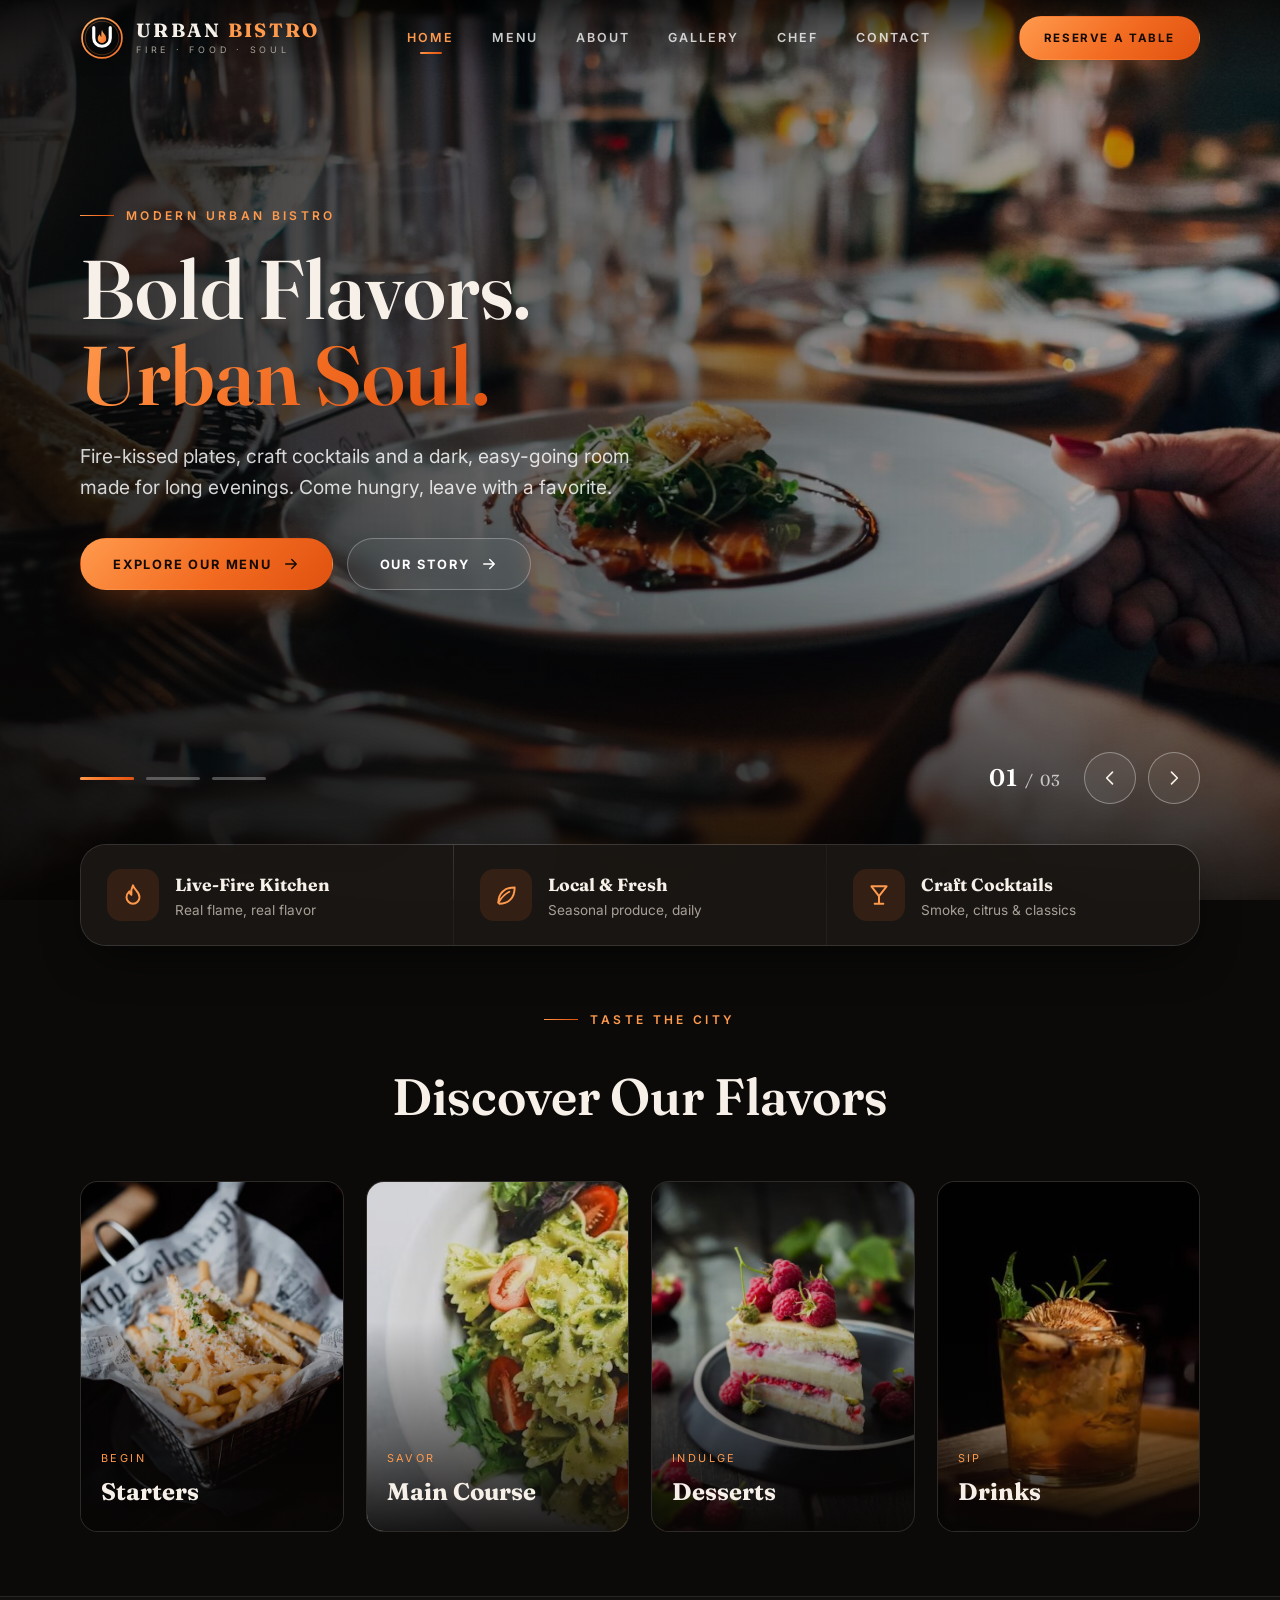
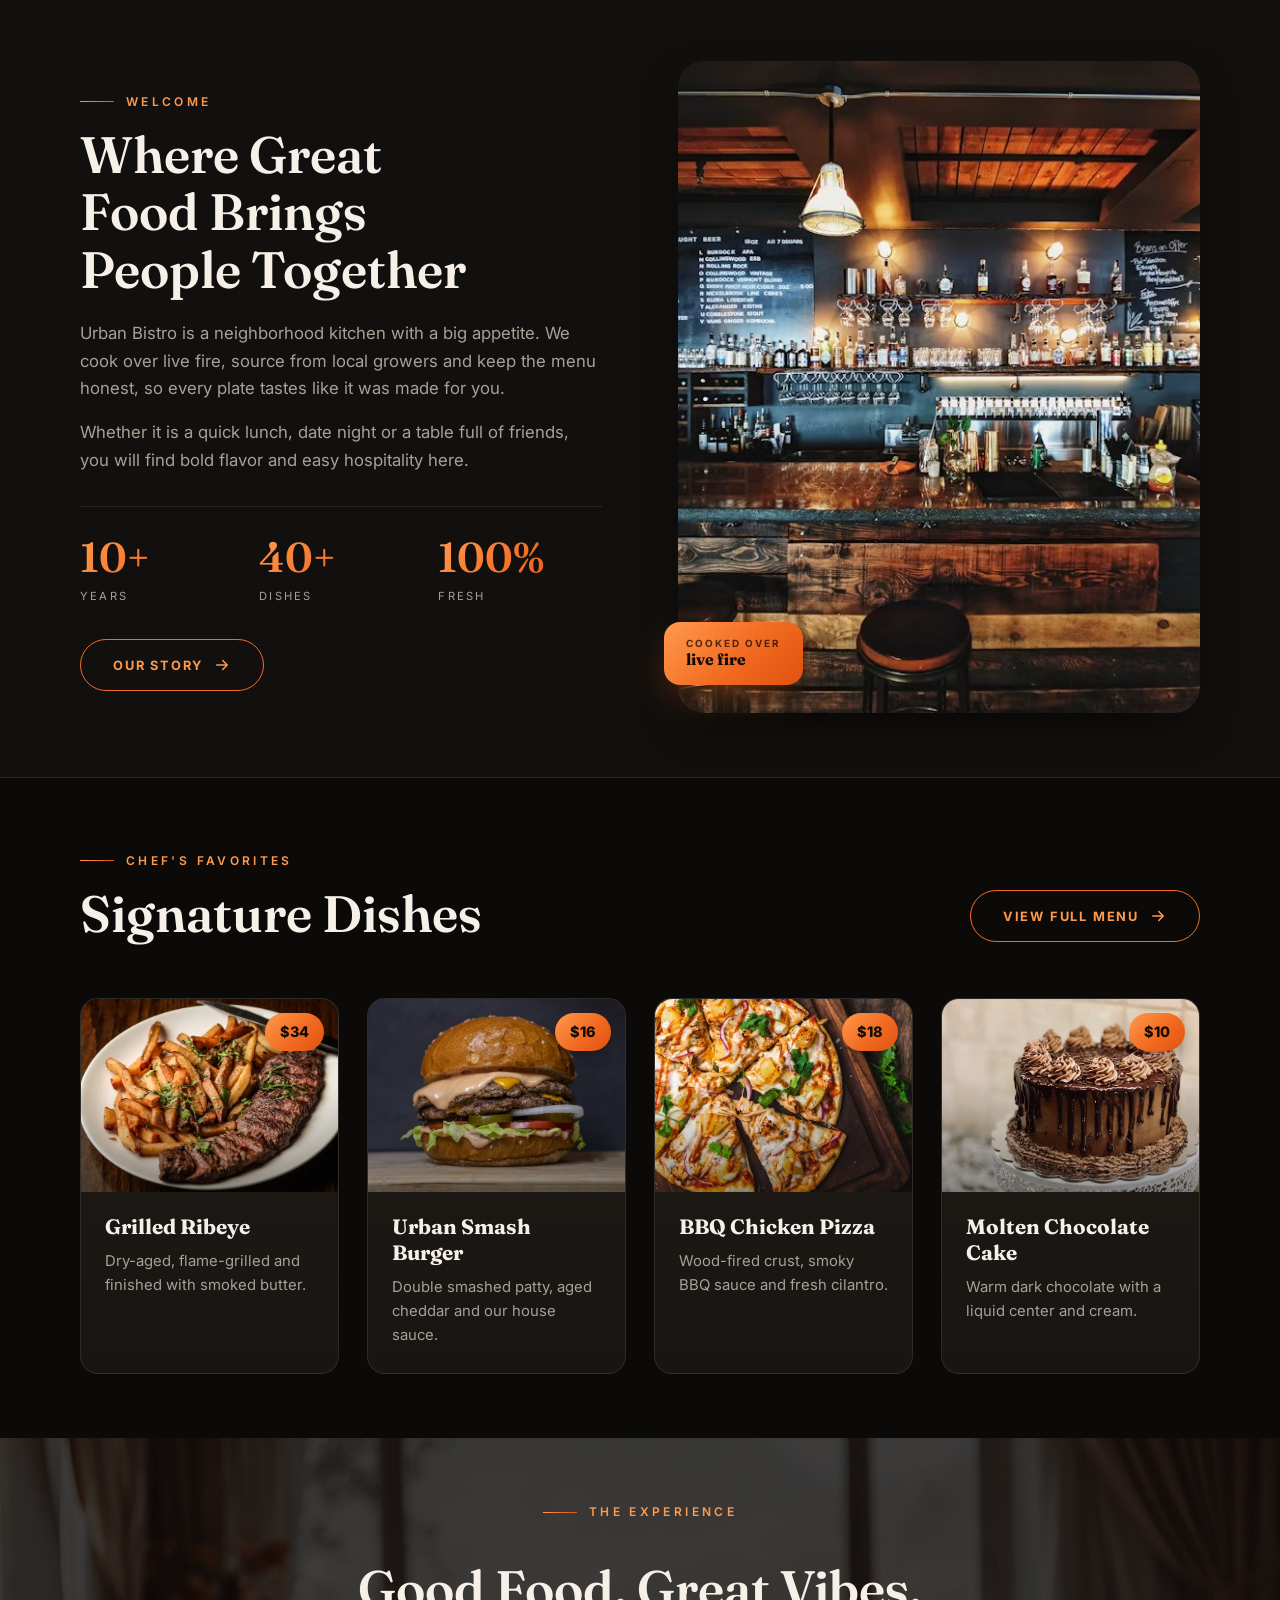
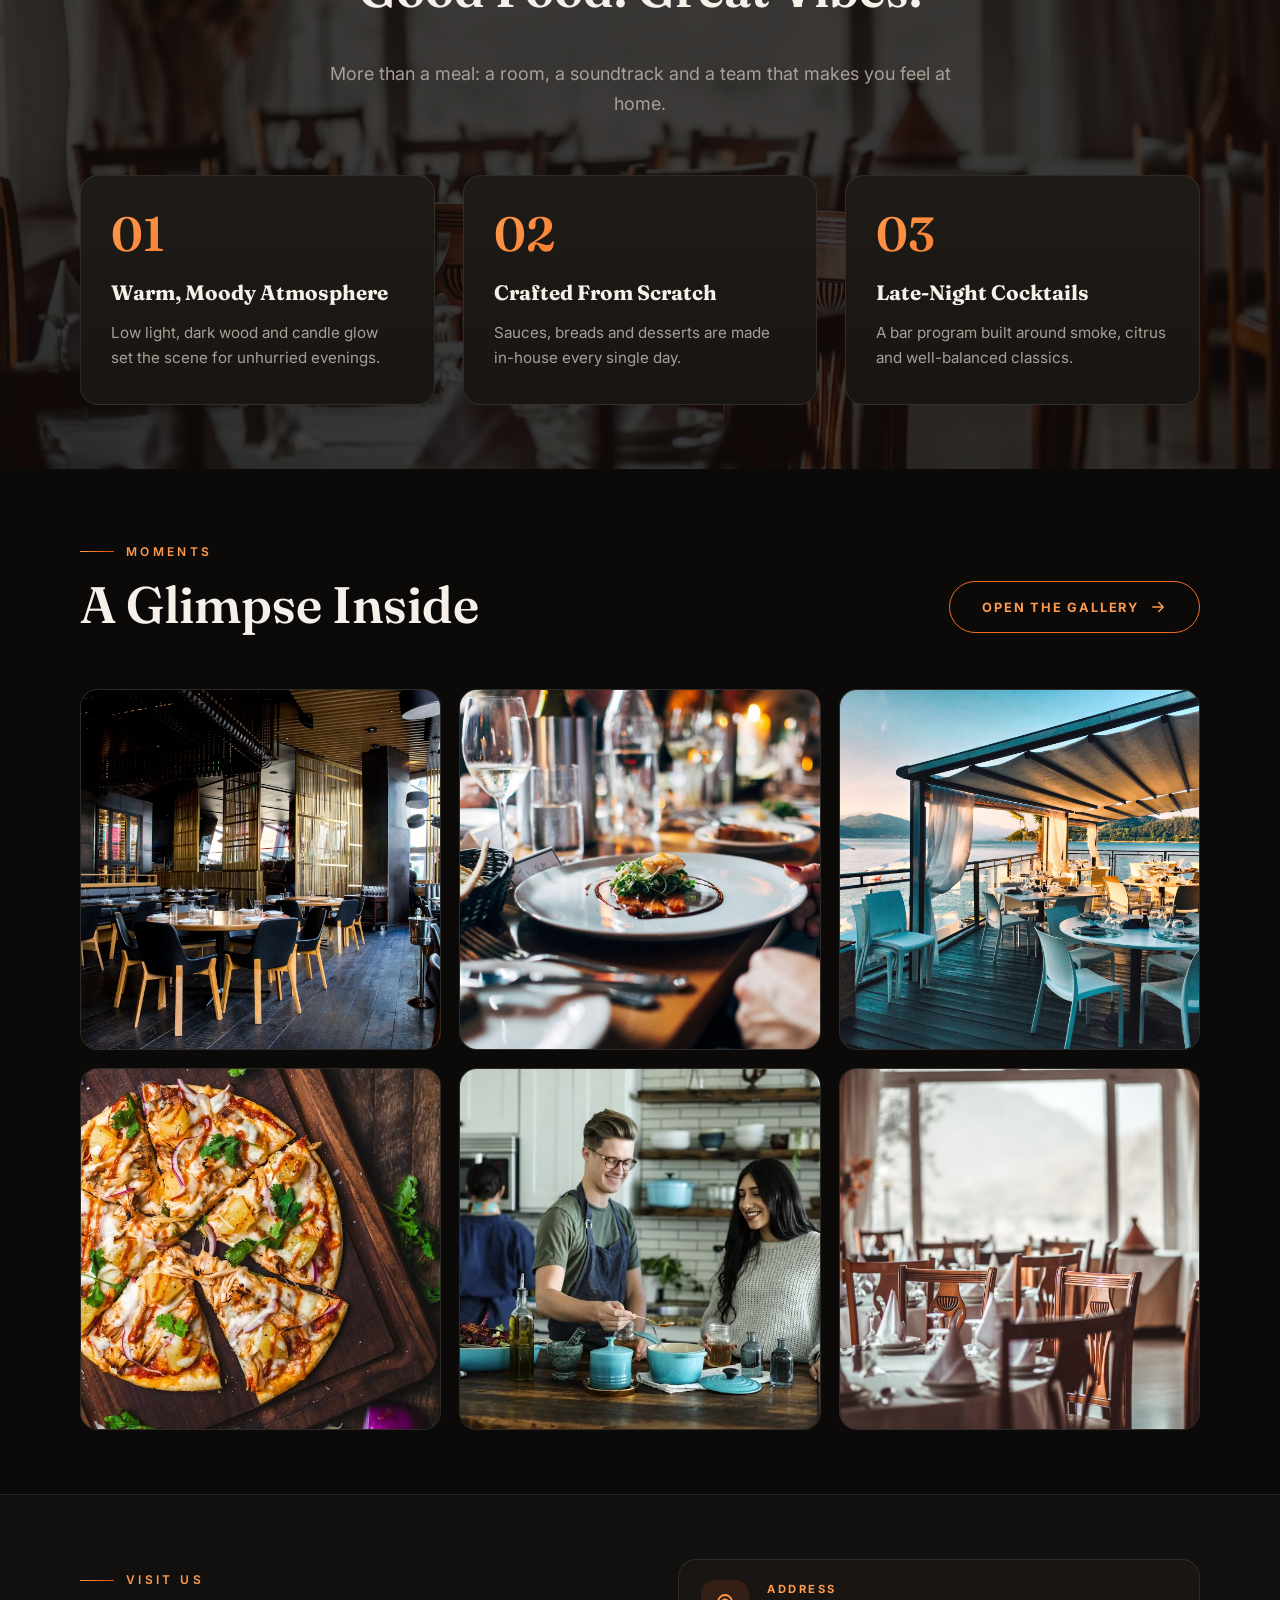
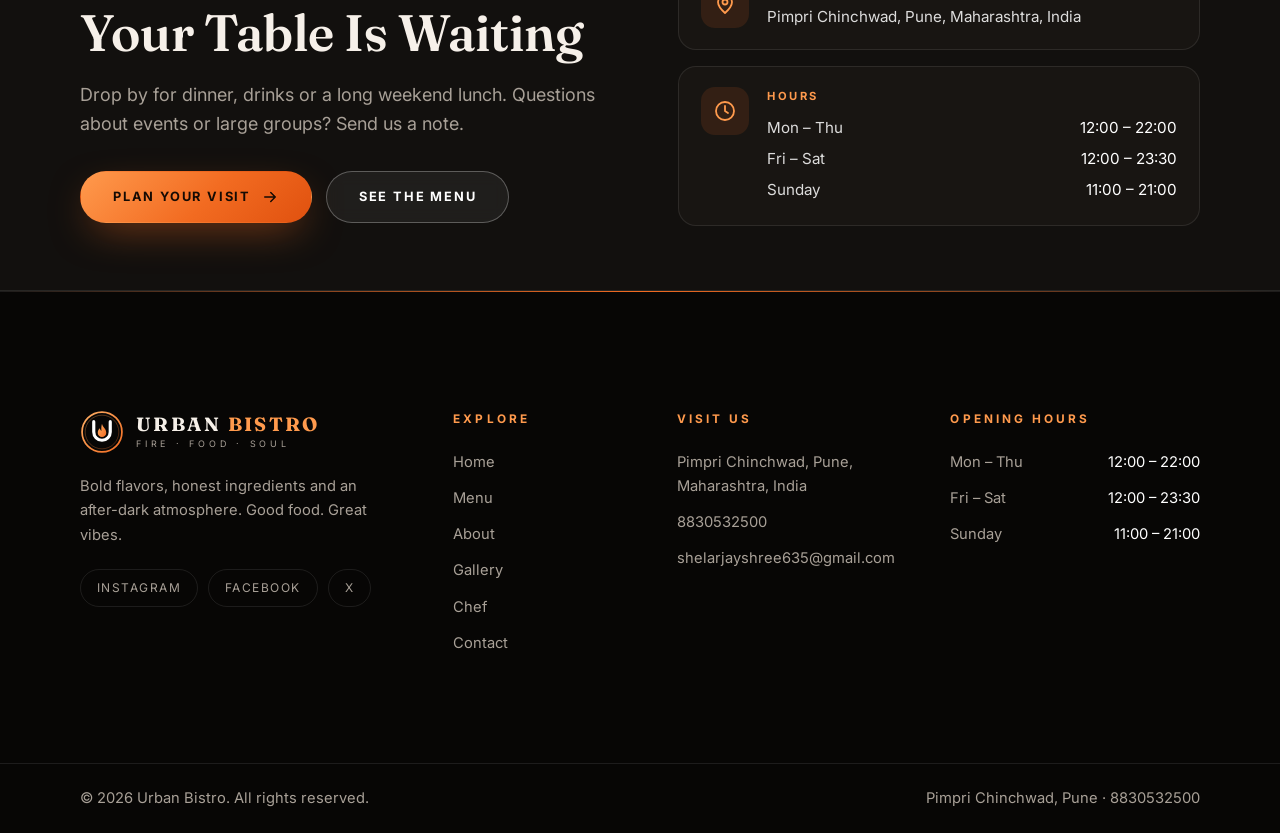
<file: index.html>
<!DOCTYPE html>
<html lang="en">
<head>
  <meta charset="UTF-8">
  <meta name="viewport" content="width=device-width, initial-scale=1, viewport-fit=cover">
  <title>Urban Bistro | Bold Flavors. Urban Soul.</title>
  <meta name="description" content="Urban Bistro is a modern urban restaurant serving bold, fire-kissed plates and craft cocktails in a warm, moody setting.">
  <meta name="theme-color" content="#0b0a09">
  <link rel="icon" type="image/svg+xml" href="assets/images/favicon.svg">
  <link rel="icon" type="image/png" sizes="512x512" href="assets/images/favicon.png">
  <link rel="apple-touch-icon" href="assets/images/apple-touch-icon.png">
  <link rel="preconnect" href="https://fonts.googleapis.com">
  <link rel="preconnect" href="https://fonts.gstatic.com" crossorigin>
  <link href="https://fonts.googleapis.com/css2?family=Inter:wght@400;500;600;700;800&amp;family=Fraunces:ital,opsz,wght@0,9..144,500;0,9..144,600;0,9..144,700;1,9..144,500&amp;display=swap" rel="stylesheet">
  <link rel="stylesheet" href="css/style.css">
  <script>document.documentElement.classList.add('js')</script>
</head>
<body data-page="index">
<a href="#main" class="skip">Skip to content</a>

<header class="header">
  <div class="container header__inner">
    <a href="index.html" class="logo" aria-label="Urban Bistro - home">
      <img src="assets/images/logo.svg" alt="" width="44" height="44">
      <span class="logo__text"><span class="logo__name">Urban <span>Bistro</span></span><span class="logo__tag">Fire &middot; Food &middot; Soul</span></span>
    </a>
    <nav class="nav" aria-label="Primary"><ul><li><a href="index.html" aria-current="page">Home</a></li><li><a href="menu.html">Menu</a></li><li><a href="about.html">About</a></li><li><a href="gallery.html">Gallery</a></li><li><a href="chef.html">Chef</a></li><li><a href="contact.html">Contact</a></li></ul></nav>
    <a href="contact.html" class="btn btn--primary btn--sm header__cta">Reserve a Table</a>
    <button class="burger" type="button" aria-label="Open menu" aria-expanded="false" aria-controls="mobile-menu"><span></span><span></span><span></span></button>
  </div>
</header>
<div class="mobile" id="mobile-menu">
  <nav aria-label="Mobile"><a class="mlink" href="index.html" aria-current="page">Home<span aria-hidden="true" style="color:var(--brand-2);width:22px"><svg viewBox="0 0 24 24" fill="none" stroke="currentColor" stroke-width="2" stroke-linecap="round" stroke-linejoin="round" aria-hidden="true"><path d="M5 12h14M13 6l6 6-6 6"/></svg></span></a><a class="mlink" href="menu.html">Menu<span aria-hidden="true" style="color:var(--brand-2);width:22px"><svg viewBox="0 0 24 24" fill="none" stroke="currentColor" stroke-width="2" stroke-linecap="round" stroke-linejoin="round" aria-hidden="true"><path d="M5 12h14M13 6l6 6-6 6"/></svg></span></a><a class="mlink" href="about.html">About<span aria-hidden="true" style="color:var(--brand-2);width:22px"><svg viewBox="0 0 24 24" fill="none" stroke="currentColor" stroke-width="2" stroke-linecap="round" stroke-linejoin="round" aria-hidden="true"><path d="M5 12h14M13 6l6 6-6 6"/></svg></span></a><a class="mlink" href="gallery.html">Gallery<span aria-hidden="true" style="color:var(--brand-2);width:22px"><svg viewBox="0 0 24 24" fill="none" stroke="currentColor" stroke-width="2" stroke-linecap="round" stroke-linejoin="round" aria-hidden="true"><path d="M5 12h14M13 6l6 6-6 6"/></svg></span></a><a class="mlink" href="chef.html">Chef<span aria-hidden="true" style="color:var(--brand-2);width:22px"><svg viewBox="0 0 24 24" fill="none" stroke="currentColor" stroke-width="2" stroke-linecap="round" stroke-linejoin="round" aria-hidden="true"><path d="M5 12h14M13 6l6 6-6 6"/></svg></span></a><a class="mlink" href="contact.html">Contact<span aria-hidden="true" style="color:var(--brand-2);width:22px"><svg viewBox="0 0 24 24" fill="none" stroke="currentColor" stroke-width="2" stroke-linecap="round" stroke-linejoin="round" aria-hidden="true"><path d="M5 12h14M13 6l6 6-6 6"/></svg></span></a></nav>
  <a href="contact.html" class="btn btn--primary">Reserve a Table <svg viewBox="0 0 24 24" fill="none" stroke="currentColor" stroke-width="2" stroke-linecap="round" stroke-linejoin="round" aria-hidden="true"><path d="M5 12h14M13 6l6 6-6 6"/></svg></a>
  <p class="mobile__meta">123 Placeholder Street, Your City<br>Mon&ndash;Thu 12:00&ndash;22:00 &middot; Fri&ndash;Sat 12:00&ndash;23:30 &middot; Sun 11:00&ndash;21:00</p>
</div>

<main id="main">

  <section class="hero" aria-roledescription="carousel" aria-label="Featured banners">
    <div class="slide active" role="group" aria-roledescription="slide" aria-label="1 of 3">
      <div class="slide__bg" style="background-image:url('assets/images/photos/hero-1-dish.jpg')"></div>
      <div class="container slide__content">
        <span class="eyebrow">Modern Urban Bistro</span>
        <h1>Bold Flavors.<br><span class="accent">Urban Soul.</span></h1>
        <p class="sub">Fire-kissed plates, craft cocktails and a dark, easy-going room made for long evenings. Come hungry, leave with a favorite.</p>
        <div class="btn-row"><a href="menu.html" class="btn btn--primary">Explore Our Menu <svg viewBox="0 0 24 24" fill="none" stroke="currentColor" stroke-width="2" stroke-linecap="round" stroke-linejoin="round" aria-hidden="true"><path d="M5 12h14M13 6l6 6-6 6"/></svg></a><a href="about.html" class="btn btn--ghost">Our Story <svg viewBox="0 0 24 24" fill="none" stroke="currentColor" stroke-width="2" stroke-linecap="round" stroke-linejoin="round" aria-hidden="true"><path d="M5 12h14M13 6l6 6-6 6"/></svg></a></div>
      </div>
    </div>
    <div class="slide" role="group" aria-roledescription="slide" aria-label="2 of 3">
      <div class="slide__bg" style="background-image:url('assets/images/photos/hero-2-dining.jpg')"></div>
      <div class="container slide__content">
        <span class="eyebrow">Warm Rooms &middot; Long Evenings</span>
        <h1>A Table Made<br><span class="accent">For Tonight.</span></h1>
        <p class="sub">Dark wood, candle glow and a team that makes you feel at home. Perfect for date nights, celebrations and easy catch-ups.</p>
        <div class="btn-row"><a href="contact.html" class="btn btn--primary">Reserve a Table <svg viewBox="0 0 24 24" fill="none" stroke="currentColor" stroke-width="2" stroke-linecap="round" stroke-linejoin="round" aria-hidden="true"><path d="M5 12h14M13 6l6 6-6 6"/></svg></a><a href="gallery.html" class="btn btn--ghost">View Gallery <svg viewBox="0 0 24 24" fill="none" stroke="currentColor" stroke-width="2" stroke-linecap="round" stroke-linejoin="round" aria-hidden="true"><path d="M5 12h14M13 6l6 6-6 6"/></svg></a></div>
      </div>
    </div>
    <div class="slide" role="group" aria-roledescription="slide" aria-label="3 of 3">
      <div class="slide__bg" style="background-image:url('assets/images/photos/hero-3-bar.jpg')"></div>
      <div class="container slide__content">
        <span class="eyebrow">After Dark</span>
        <h1>Craft Cocktails.<br><span class="accent">Live Fire.</span></h1>
        <p class="sub">A bar built around smoke, citrus and well-balanced classics, paired with plates cooked over real flame.</p>
        <div class="btn-row"><a href="menu.html#beverages" class="btn btn--primary">See the Drinks <svg viewBox="0 0 24 24" fill="none" stroke="currentColor" stroke-width="2" stroke-linecap="round" stroke-linejoin="round" aria-hidden="true"><path d="M5 12h14M13 6l6 6-6 6"/></svg></a><a href="chef.html" class="btn btn--ghost">Meet the Chef <svg viewBox="0 0 24 24" fill="none" stroke="currentColor" stroke-width="2" stroke-linecap="round" stroke-linejoin="round" aria-hidden="true"><path d="M5 12h14M13 6l6 6-6 6"/></svg></a></div>
      </div>
    </div>
    <div class="hero__ui">
      <div class="container">
        <div class="dots"><button class="dot" type="button" aria-label="Go to banner 1"></button><button class="dot" type="button" aria-label="Go to banner 2"></button><button class="dot" type="button" aria-label="Go to banner 3"></button></div>
        <div style="display:flex;align-items:center;gap:22px">
          <span class="counter" aria-hidden="true"><b>01</b> / 03</span>
          <div class="arrows"><button class="arrow arrow-prev" type="button" aria-label="Previous banner"><svg viewBox="0 0 24 24" fill="none" stroke="currentColor" stroke-width="2" stroke-linecap="round" stroke-linejoin="round" aria-hidden="true"><path d="M15 5l-7 7 7 7"/></svg></button><button class="arrow arrow-next" type="button" aria-label="Next banner"><svg viewBox="0 0 24 24" fill="none" stroke="currentColor" stroke-width="2" stroke-linecap="round" stroke-linejoin="round" aria-hidden="true"><path d="M9 5l7 7-7 7"/></svg></button></div>
        </div>
      </div>
    </div>
  </section>

  <section class="strip" aria-label="Highlights">
    <div class="container"><div class="strip__grid">
      <div class="strip__item"><span class="strip__icon"><svg viewBox="0 0 24 24" fill="none" stroke="currentColor" stroke-width="1.8" stroke-linecap="round" stroke-linejoin="round" aria-hidden="true"><path d="M12 3c1 4 6 6 6 11a6 6 0 0 1-12 0c0-2.5 1.2-4 2.6-5.4.3 1.8 1 2.8 1.9 3.2C10 8.6 10.6 5.6 12 3z"/></svg></span><div><h3>Live-Fire Kitchen</h3><p>Real flame, real flavor</p></div></div>
      <div class="strip__item"><span class="strip__icon"><svg viewBox="0 0 24 24" fill="none" stroke="currentColor" stroke-width="1.8" stroke-linecap="round" stroke-linejoin="round" aria-hidden="true"><path d="M5 19c0-8 5-14 15-14 0 10-6 15-14 15"/><path d="M5 19c3-5 6-8 10-10"/></svg></span><div><h3>Local &amp; Fresh</h3><p>Seasonal produce, daily</p></div></div>
      <div class="strip__item"><span class="strip__icon"><svg viewBox="0 0 24 24" fill="none" stroke="currentColor" stroke-width="1.8" stroke-linecap="round" stroke-linejoin="round" aria-hidden="true"><path d="M5 4h14l-7 9z"/><path d="M12 13v7M8 20h8"/></svg></span><div><h3>Craft Cocktails</h3><p>Smoke, citrus &amp; classics</p></div></div>
    </div></div>
  </section>

  <section class="section" aria-labelledby="flavors-heading">
    <div class="container">
      <div class="head head--center reveal"><span class="eyebrow">Taste the City</span><h2 class="title" id="flavors-heading">Discover Our Flavors</h2></div>
      <div class="tiles"><a href="menu.html#starters" class="tile reveal"><img src="assets/images/photos/cat-starters-fries.jpg" alt="Fries in a basket" loading="lazy" decoding="async"><span class="tile__label"><span><small>Begin</small><h3>Starters</h3></span><span class="tile__go"><svg viewBox="0 0 24 24" fill="none" stroke="currentColor" stroke-width="2" stroke-linecap="round" stroke-linejoin="round" aria-hidden="true"><path d="M5 12h14M13 6l6 6-6 6"/></svg></span></span></a><a href="menu.html#mains" class="tile reveal"><img src="assets/images/photos/cat-main-pasta.jpg" alt="Pasta dish" loading="lazy" decoding="async"><span class="tile__label"><span><small>Savor</small><h3>Main Course</h3></span><span class="tile__go"><svg viewBox="0 0 24 24" fill="none" stroke="currentColor" stroke-width="2" stroke-linecap="round" stroke-linejoin="round" aria-hidden="true"><path d="M5 12h14M13 6l6 6-6 6"/></svg></span></span></a><a href="menu.html#desserts" class="tile reveal"><img src="assets/images/photos/cat-dessert-cheesecake.jpg" alt="Cheesecake slice" loading="lazy" decoding="async"><span class="tile__label"><span><small>Indulge</small><h3>Desserts</h3></span><span class="tile__go"><svg viewBox="0 0 24 24" fill="none" stroke="currentColor" stroke-width="2" stroke-linecap="round" stroke-linejoin="round" aria-hidden="true"><path d="M5 12h14M13 6l6 6-6 6"/></svg></span></span></a><a href="menu.html#beverages" class="tile reveal"><img src="assets/images/photos/cat-drinks-cocktail.jpg" alt="Cocktail" loading="lazy" decoding="async"><span class="tile__label"><span><small>Sip</small><h3>Drinks</h3></span><span class="tile__go"><svg viewBox="0 0 24 24" fill="none" stroke="currentColor" stroke-width="2" stroke-linecap="round" stroke-linejoin="round" aria-hidden="true"><path d="M5 12h14M13 6l6 6-6 6"/></svg></span></span></a></div>
    </div>
  </section>

  <section class="section section--alt" aria-labelledby="intro-heading">
    <div class="container split">
      <div class="reveal">
        <span class="eyebrow">Welcome</span>
        <h2 class="title" id="intro-heading">Where Great Food Brings People Together</h2>
        <div class="prose" style="margin-top:22px">
          <p>Urban Bistro is a neighborhood kitchen with a big appetite. We cook over live fire, source from local growers and keep the menu honest, so every plate tastes like it was made for you.</p>
          <p>Whether it is a quick lunch, date night or a table full of friends, you will find bold flavor and easy hospitality here.</p>
        </div>
        <div class="stats"><div class="stat"><b class="accent">10+</b><span>Years</span></div><div class="stat"><b class="accent">40+</b><span>Dishes</span></div><div class="stat"><b class="accent">100%</b><span>Fresh</span></div></div>
        <div class="btn-row" style="margin-top:34px"><a href="about.html" class="btn btn--outline">Our Story <svg viewBox="0 0 24 24" fill="none" stroke="currentColor" stroke-width="2" stroke-linecap="round" stroke-linejoin="round" aria-hidden="true"><path d="M5 12h14M13 6l6 6-6 6"/></svg></a></div>
      </div>
      <div class="frame reveal"><img src="assets/images/photos/dining-room.jpg" alt="Guests dining in the warmly lit Urban Bistro dining room" loading="lazy" decoding="async"><div class="badge"><small>Cooked over</small>live fire</div></div>
    </div>
  </section>

  <section class="section" aria-labelledby="signature-heading">
    <div class="container">
      <div class="head reveal"><div><span class="eyebrow">Chef's Favorites</span><h2 class="title" id="signature-heading">Signature Dishes</h2></div><a href="menu.html" class="btn btn--outline">View Full Menu <svg viewBox="0 0 24 24" fill="none" stroke="currentColor" stroke-width="2" stroke-linecap="round" stroke-linejoin="round" aria-hidden="true"><path d="M5 12h14M13 6l6 6-6 6"/></svg></a></div>
      <div class="grid grid--4"><article class="card reveal"><div class="card__media"><img src="assets/images/photos/dish-ribeye.jpg" alt="Grilled ribeye steak with charred vegetables" loading="lazy" decoding="async"><span class="price">$34</span></div><div class="card__body"><h3>Grilled Ribeye</h3><p>Dry-aged, flame-grilled and finished with smoked butter.</p></div></article><article class="card reveal"><div class="card__media"><img src="assets/images/photos/dish-burger.jpg" alt="Smash burger with melted cheese" loading="lazy" decoding="async"><span class="price">$16</span></div><div class="card__body"><h3>Urban Smash Burger</h3><p>Double smashed patty, aged cheddar and our house sauce.</p></div></article><article class="card reveal"><div class="card__media"><img src="assets/images/photos/dish-pizza.jpg" alt="Wood-fired BBQ chicken pizza" loading="lazy" decoding="async"><span class="price">$18</span></div><div class="card__body"><h3>BBQ Chicken Pizza</h3><p>Wood-fired crust, smoky BBQ sauce and fresh cilantro.</p></div></article><article class="card reveal"><div class="card__media"><img src="assets/images/photos/dish-lava-cake.jpg" alt="Chocolate lava cake on a plate" loading="lazy" decoding="async"><span class="price">$10</span></div><div class="card__body"><h3>Molten Chocolate Cake</h3><p>Warm dark chocolate with a liquid center and cream.</p></div></article></div>
    </div>
  </section>

  <section class="section experience" aria-labelledby="experience-heading">
    <div class="experience__bg" style="background-image:url('assets/images/photos/hero-3-bar.jpg')"></div>
    <div class="container">
      <div class="head head--center reveal"><span class="eyebrow">The Experience</span><h2 class="title" id="experience-heading">Good Food. Great Vibes.</h2><p class="lead">More than a meal: a room, a soundtrack and a team that makes you feel at home.</p></div>
      <div class="grid grid--3" style="text-align:left"><div class="card feature reveal"><span class="num">01</span><h3>Warm, Moody Atmosphere</h3><p>Low light, dark wood and candle glow set the scene for unhurried evenings.</p></div><div class="card feature reveal"><span class="num">02</span><h3>Crafted From Scratch</h3><p>Sauces, breads and desserts are made in-house every single day.</p></div><div class="card feature reveal"><span class="num">03</span><h3>Late-Night Cocktails</h3><p>A bar program built around smoke, citrus and well-balanced classics.</p></div></div>
    </div>
  </section>

  <section class="section" aria-labelledby="gallery-heading">
    <div class="container">
      <div class="head reveal"><div><span class="eyebrow">Moments</span><h2 class="title" id="gallery-heading">A Glimpse Inside</h2></div><a href="gallery.html" class="btn btn--outline">Open the Gallery <svg viewBox="0 0 24 24" fill="none" stroke="currentColor" stroke-width="2" stroke-linecap="round" stroke-linejoin="round" aria-hidden="true"><path d="M5 12h14M13 6l6 6-6 6"/></svg></a></div>
      <div class="masonry masonry--3" id="home-gal"><div class="shot reveal"><a href="gallery.html" aria-label="Open gallery: Warmly lit dining room with dark wood and orange accents"><img src="assets/images/photos/hero-2-dining.jpg" alt="Warmly lit dining room with dark wood and orange accents" loading="lazy" decoding="async"><span class="ov"><em>Gallery</em><i><svg viewBox="0 0 24 24" fill="none" stroke="currentColor" stroke-width="2" stroke-linecap="round" stroke-linejoin="round" aria-hidden="true"><path d="M5 12h14M13 6l6 6-6 6"/></svg></i></span></a></div><div class="shot reveal"><a href="gallery.html" aria-label="Open gallery: Plated signature dish on a dark table"><img src="assets/images/photos/hero-1-dish.jpg" alt="Plated signature dish on a dark table" loading="lazy" decoding="async"><span class="ov"><em>Gallery</em><i><svg viewBox="0 0 24 24" fill="none" stroke="currentColor" stroke-width="2" stroke-linecap="round" stroke-linejoin="round" aria-hidden="true"><path d="M5 12h14M13 6l6 6-6 6"/></svg></i></span></a></div><div class="shot reveal"><a href="gallery.html" aria-label="Open gallery: Cozy corner booth under warm pendant lights"><img src="assets/images/photos/contact-hero.jpg" alt="Cozy corner booth under warm pendant lights" loading="lazy" decoding="async"><span class="ov"><em>Gallery</em><i><svg viewBox="0 0 24 24" fill="none" stroke="currentColor" stroke-width="2" stroke-linecap="round" stroke-linejoin="round" aria-hidden="true"><path d="M5 12h14M13 6l6 6-6 6"/></svg></i></span></a></div><div class="shot reveal"><a href="gallery.html" aria-label="Open gallery: Wood-fired pizza fresh from the oven"><img src="assets/images/photos/dish-pizza.jpg" alt="Wood-fired pizza fresh from the oven" loading="lazy" decoding="async"><span class="ov"><em>Gallery</em><i><svg viewBox="0 0 24 24" fill="none" stroke="currentColor" stroke-width="2" stroke-linecap="round" stroke-linejoin="round" aria-hidden="true"><path d="M5 12h14M13 6l6 6-6 6"/></svg></i></span></a></div><div class="shot reveal"><a href="gallery.html" aria-label="Open gallery: Chef preparing a dish in the kitchen"><img src="assets/images/photos/team-grill-chef.jpg" alt="Chef preparing a dish in the kitchen" loading="lazy" decoding="async"><span class="ov"><em>Gallery</em><i><svg viewBox="0 0 24 24" fill="none" stroke="currentColor" stroke-width="2" stroke-linecap="round" stroke-linejoin="round" aria-hidden="true"><path d="M5 12h14M13 6l6 6-6 6"/></svg></i></span></a></div><div class="shot reveal"><a href="gallery.html" aria-label="Open gallery: Moody bar area with bottles and warm lighting"><img src="assets/images/photos/hero-3-bar.jpg" alt="Moody bar area with bottles and warm lighting" loading="lazy" decoding="async"><span class="ov"><em>Gallery</em><i><svg viewBox="0 0 24 24" fill="none" stroke="currentColor" stroke-width="2" stroke-linecap="round" stroke-linejoin="round" aria-hidden="true"><path d="M5 12h14M13 6l6 6-6 6"/></svg></i></span></a></div></div>
    </div>
  </section>

  <section class="section section--alt" aria-labelledby="visit-heading">
    <div class="container split">
      <div class="reveal">
        <span class="eyebrow">Visit Us</span>
        <h2 class="title" id="visit-heading">Your Table Is Waiting</h2>
        <p class="lead">Drop by for dinner, drinks or a long weekend lunch. Questions about events or large groups? Send us a note.</p>
        <div class="btn-row" style="margin-top:32px"><a href="contact.html" class="btn btn--primary">Plan Your Visit <svg viewBox="0 0 24 24" fill="none" stroke="currentColor" stroke-width="2" stroke-linecap="round" stroke-linejoin="round" aria-hidden="true"><path d="M5 12h14M13 6l6 6-6 6"/></svg></a><a href="menu.html" class="btn btn--ghost">See the Menu</a></div>
      </div>
      <dl class="info reveal" style="margin-top:0">
        <div class="info__item"><span class="info__ico"><svg viewBox="0 0 24 24" fill="none" stroke="currentColor" stroke-width="1.8" stroke-linecap="round" stroke-linejoin="round" aria-hidden="true"><path d="M12 21s7-6.2 7-11a7 7 0 10-14 0c0 4.8 7 11 7 11z"/><circle cx="12" cy="10" r="2.5"/></svg></span><div><dt>Address</dt><dd>Pimpri Chinchwad, Pune, Maharashtra, India</dd></div></div>
        <div class="info__item"><span class="info__ico"><svg viewBox="0 0 24 24" fill="none" stroke="currentColor" stroke-width="1.8" stroke-linecap="round" stroke-linejoin="round" aria-hidden="true"><circle cx="12" cy="12" r="9"/><path d="M12 7v5l3 2"/></svg></span><div style="flex:1"><dt>Hours</dt><dd class="hours"><p><span>Mon &ndash; Thu</span><span>12:00 &ndash; 22:00</span></p><p><span>Fri &ndash; Sat</span><span>12:00 &ndash; 23:30</span></p><p><span>Sunday</span><span>11:00 &ndash; 21:00</span></p></dd></div></div>
      </dl>
    </div>
  </section>
</main>

<footer class="footer">
  <div class="container footer__grid">
    <div>
      <a href="index.html" class="logo" aria-label="Urban Bistro - home">
        <img src="assets/images/logo.svg" alt="" width="48" height="48">
        <span class="logo__text"><span class="logo__name">Urban <span>Bistro</span></span><span class="logo__tag">Fire &middot; Food &middot; Soul</span></span>
      </a>
      <p class="about">Bold flavors, honest ingredients and an after-dark atmosphere. Good food. Great vibes.</p>
      <div class="socials"><a href="https://example.com/urbanbistro-instagram" target="_blank" rel="noopener noreferrer">Instagram</a><a href="https://example.com/urbanbistro-facebook" target="_blank" rel="noopener noreferrer">Facebook</a><a href="https://example.com/urbanbistro-x" target="_blank" rel="noopener noreferrer">X</a></div>
    </div>
    <nav aria-label="Footer"><h4>Explore</h4><ul><li><a href="index.html">Home</a></li><li><a href="menu.html">Menu</a></li><li><a href="about.html">About</a></li><li><a href="gallery.html">Gallery</a></li><li><a href="chef.html">Chef</a></li><li><a href="contact.html">Contact</a></li></ul></nav>
    <div><h4>Visit Us</h4><address><p>Pimpri Chinchwad, Pune, Maharashtra, India</p><p style="margin-top:12px"><a href="tel:+918830532500">8830532500</a></p><p style="margin-top:12px"><a href="mailto:shelarjayshree635@gmail.com" style="word-break:break-all">shelarjayshree635@gmail.com</a></p></address></div>
    <div><h4>Opening Hours</h4><div class="hours"><p><span>Mon &ndash; Thu</span><span>12:00 &ndash; 22:00</span></p><p><span>Fri &ndash; Sat</span><span>12:00 &ndash; 23:30</span></p><p><span>Sunday</span><span>11:00 &ndash; 21:00</span></p></div></div>
  </div>
  <div class="footer__bar"><div class="container"><p>&copy; <span data-year>2026</span> Urban Bistro. All rights reserved.</p><p>Pimpri Chinchwad, Pune · 8830532500</p></div></div>
</footer>
<button class="to-top" type="button" aria-label="Back to top"><svg viewBox="0 0 24 24" fill="none" stroke="currentColor" stroke-width="2.2" stroke-linecap="round" stroke-linejoin="round" aria-hidden="true"><path d="M12 19V5M5 12l7-7 7 7"/></svg></button>
<script src="js/main.js" defer></script>
</body>
</html>
</file>
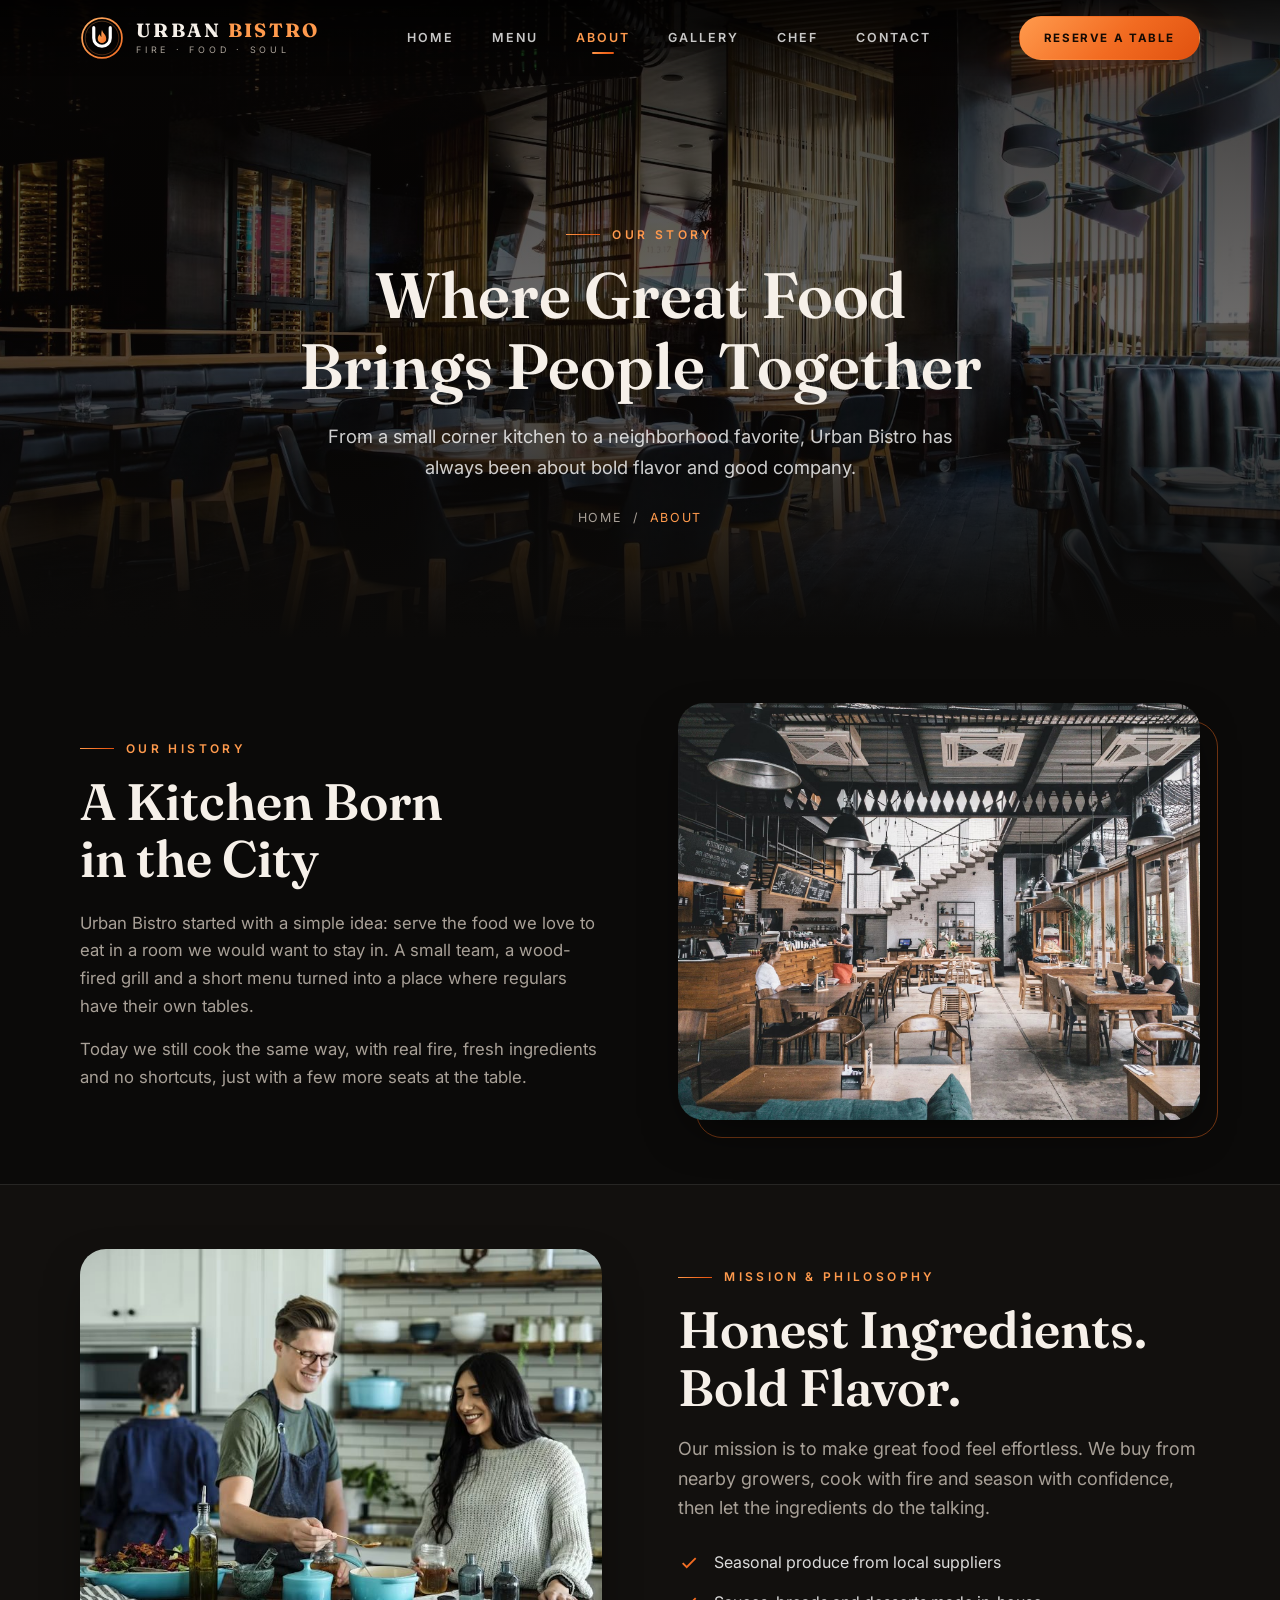
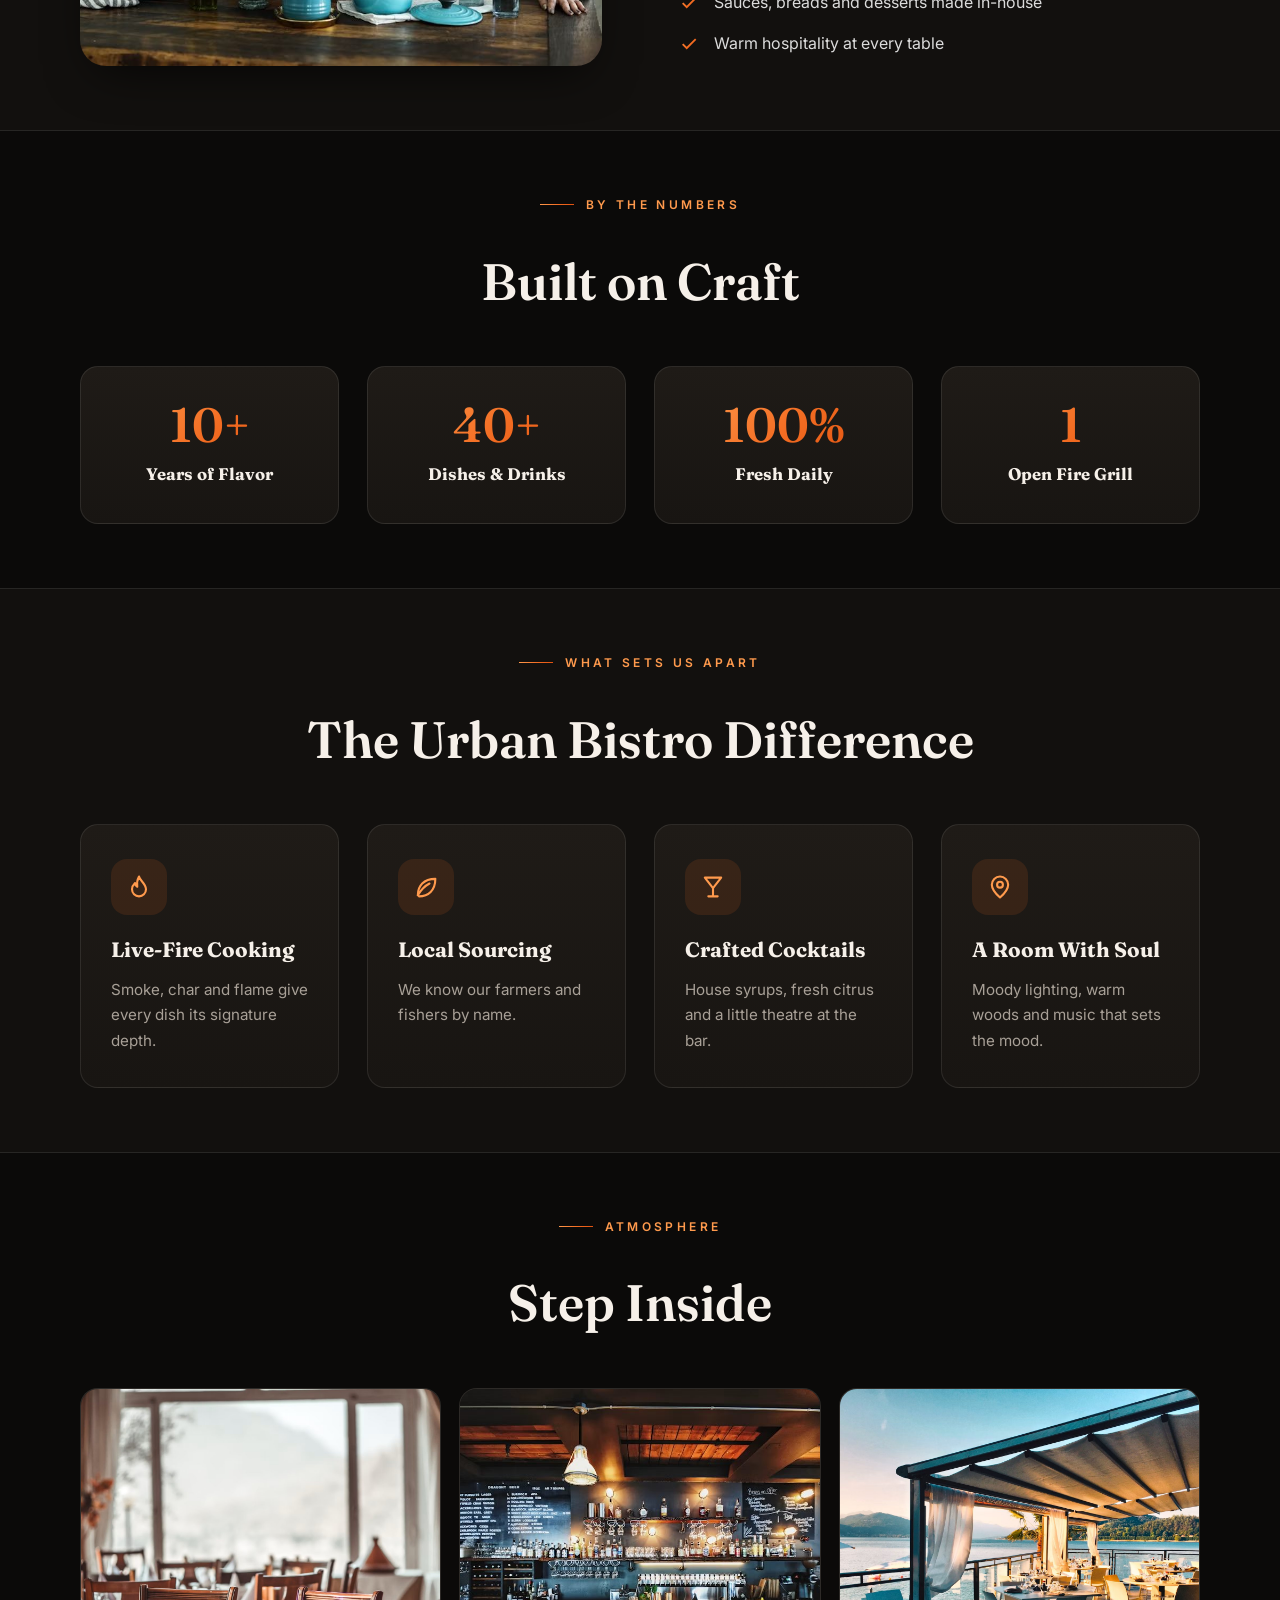
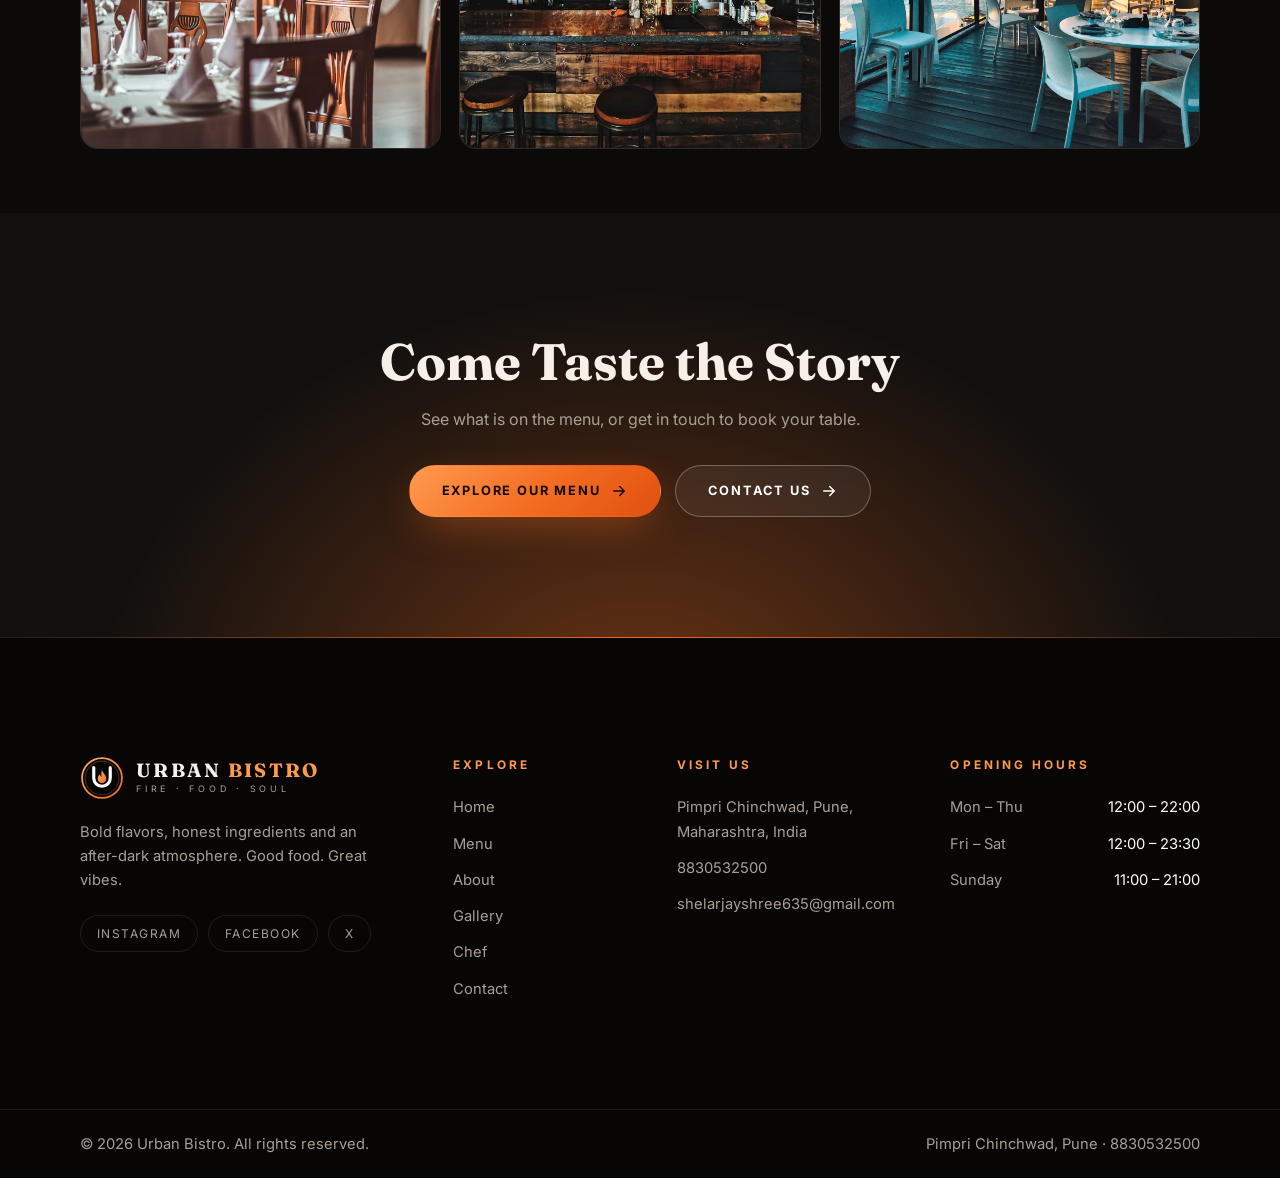
<file: about.html>
<!DOCTYPE html>
<html lang="en">
<head>
  <meta charset="UTF-8">
  <meta name="viewport" content="width=device-width, initial-scale=1, viewport-fit=cover">
  <title>About | Urban Bistro</title>
  <meta name="description" content="The story, mission and philosophy behind Urban Bistro.">
  <meta name="theme-color" content="#0b0a09">
  <link rel="icon" type="image/svg+xml" href="assets/images/favicon.svg">
  <link rel="icon" type="image/png" sizes="512x512" href="assets/images/favicon.png">
  <link rel="apple-touch-icon" href="assets/images/apple-touch-icon.png">
  <link rel="preconnect" href="https://fonts.googleapis.com">
  <link rel="preconnect" href="https://fonts.gstatic.com" crossorigin>
  <link href="https://fonts.googleapis.com/css2?family=Inter:wght@400;500;600;700;800&amp;family=Fraunces:ital,opsz,wght@0,9..144,500;0,9..144,600;0,9..144,700;1,9..144,500&amp;display=swap" rel="stylesheet">
  <link rel="stylesheet" href="css/style.css">
  <script>document.documentElement.classList.add('js')</script>
</head>
<body data-page="about">
<a href="#main" class="skip">Skip to content</a>

<header class="header">
  <div class="container header__inner">
    <a href="index.html" class="logo" aria-label="Urban Bistro - home">
      <img src="assets/images/logo.svg" alt="" width="44" height="44">
      <span class="logo__text"><span class="logo__name">Urban <span>Bistro</span></span><span class="logo__tag">Fire &middot; Food &middot; Soul</span></span>
    </a>
    <nav class="nav" aria-label="Primary"><ul><li><a href="index.html">Home</a></li><li><a href="menu.html">Menu</a></li><li><a href="about.html" aria-current="page">About</a></li><li><a href="gallery.html">Gallery</a></li><li><a href="chef.html">Chef</a></li><li><a href="contact.html">Contact</a></li></ul></nav>
    <a href="contact.html" class="btn btn--primary btn--sm header__cta">Reserve a Table</a>
    <button class="burger" type="button" aria-label="Open menu" aria-expanded="false" aria-controls="mobile-menu"><span></span><span></span><span></span></button>
  </div>
</header>
<div class="mobile" id="mobile-menu">
  <nav aria-label="Mobile"><a class="mlink" href="index.html">Home<span aria-hidden="true" style="color:var(--brand-2);width:22px"><svg viewBox="0 0 24 24" fill="none" stroke="currentColor" stroke-width="2" stroke-linecap="round" stroke-linejoin="round" aria-hidden="true"><path d="M5 12h14M13 6l6 6-6 6"/></svg></span></a><a class="mlink" href="menu.html">Menu<span aria-hidden="true" style="color:var(--brand-2);width:22px"><svg viewBox="0 0 24 24" fill="none" stroke="currentColor" stroke-width="2" stroke-linecap="round" stroke-linejoin="round" aria-hidden="true"><path d="M5 12h14M13 6l6 6-6 6"/></svg></span></a><a class="mlink" href="about.html" aria-current="page">About<span aria-hidden="true" style="color:var(--brand-2);width:22px"><svg viewBox="0 0 24 24" fill="none" stroke="currentColor" stroke-width="2" stroke-linecap="round" stroke-linejoin="round" aria-hidden="true"><path d="M5 12h14M13 6l6 6-6 6"/></svg></span></a><a class="mlink" href="gallery.html">Gallery<span aria-hidden="true" style="color:var(--brand-2);width:22px"><svg viewBox="0 0 24 24" fill="none" stroke="currentColor" stroke-width="2" stroke-linecap="round" stroke-linejoin="round" aria-hidden="true"><path d="M5 12h14M13 6l6 6-6 6"/></svg></span></a><a class="mlink" href="chef.html">Chef<span aria-hidden="true" style="color:var(--brand-2);width:22px"><svg viewBox="0 0 24 24" fill="none" stroke="currentColor" stroke-width="2" stroke-linecap="round" stroke-linejoin="round" aria-hidden="true"><path d="M5 12h14M13 6l6 6-6 6"/></svg></span></a><a class="mlink" href="contact.html">Contact<span aria-hidden="true" style="color:var(--brand-2);width:22px"><svg viewBox="0 0 24 24" fill="none" stroke="currentColor" stroke-width="2" stroke-linecap="round" stroke-linejoin="round" aria-hidden="true"><path d="M5 12h14M13 6l6 6-6 6"/></svg></span></a></nav>
  <a href="contact.html" class="btn btn--primary">Reserve a Table <svg viewBox="0 0 24 24" fill="none" stroke="currentColor" stroke-width="2" stroke-linecap="round" stroke-linejoin="round" aria-hidden="true"><path d="M5 12h14M13 6l6 6-6 6"/></svg></a>
  <p class="mobile__meta">123 Placeholder Street, Your City<br>Mon&ndash;Thu 12:00&ndash;22:00 &middot; Fri&ndash;Sat 12:00&ndash;23:30 &middot; Sun 11:00&ndash;21:00</p>
</div>

<section class="page-hero">
  <div class="page-hero__bg" style="background-image:url('assets/images/photos/hero-2-dining.jpg')"></div>
  <div class="container">
    <span class="eyebrow">Our Story</span>
    <h1>Where Great Food Brings People Together</h1>
    <p class="sub">From a small corner kitchen to a neighborhood favorite, Urban Bistro has always been about bold flavor and good company.</p>
    <nav class="crumbs" aria-label="Breadcrumb"><a href="index.html">Home</a><span aria-hidden="true">/</span><span aria-current="page">About</span></nav>
  </div>
</section>

<main id="main">
  <section class="section" aria-labelledby="history-heading"><div class="container split">
    <div class="reveal"><span class="eyebrow">Our History</span><h2 class="title" id="history-heading">A Kitchen Born in the City</h2><div class="prose" style="margin-top:22px"><p>Urban Bistro started with a simple idea: serve the food we love to eat in a room we would want to stay in. A small team, a wood-fired grill and a short menu turned into a place where regulars have their own tables.</p><p>Today we still cook the same way, with real fire, fresh ingredients and no shortcuts, just with a few more seats at the table.</p></div></div>
    <div class="frame frame--wide reveal"><img src="assets/images/photos/gallery-hero.jpg" alt="Evening service at Urban Bistro with tables set" loading="lazy" decoding="async"></div>
  </div></section>

  <section class="section section--alt" aria-labelledby="mission-heading"><div class="container split split--rev">
    <div class="reveal"><span class="eyebrow">Mission &amp; Philosophy</span><h2 class="title" id="mission-heading">Honest Ingredients. Bold Flavor.</h2><p class="lead">Our mission is to make great food feel effortless. We buy from nearby growers, cook with fire and season with confidence, then let the ingredients do the talking.</p>
      <ul class="ticks"><li>Seasonal produce from local suppliers</li><li>Sauces, breads and desserts made in-house</li><li>Warm hospitality at every table</li></ul></div>
    <div class="frame frame--wide reveal"><img src="assets/images/photos/team-grill-chef.jpg" alt="Chef cooking over high heat in the kitchen" loading="lazy" decoding="async"></div>
  </div></section>

  <section class="section" aria-labelledby="stats-heading"><div class="container">
    <div class="head head--center reveal"><span class="eyebrow">By the Numbers</span><h2 class="title" id="stats-heading">Built on Craft</h2></div>
    <div class="grid grid--4">
      <div class="card feature reveal center"><span class="num">10+</span><h3 style="margin-top:12px;font-size:1.05rem">Years of Flavor</h3></div><div class="card feature reveal center"><span class="num">40+</span><h3 style="margin-top:12px;font-size:1.05rem">Dishes &amp; Drinks</h3></div><div class="card feature reveal center"><span class="num">100%</span><h3 style="margin-top:12px;font-size:1.05rem">Fresh Daily</h3></div><div class="card feature reveal center"><span class="num">1</span><h3 style="margin-top:12px;font-size:1.05rem">Open Fire Grill</h3></div>
    </div></div></section>

  <section class="section section--alt" aria-labelledby="unique-heading"><div class="container">
    <div class="head head--center reveal"><span class="eyebrow">What Sets Us Apart</span><h2 class="title" id="unique-heading">The Urban Bistro Difference</h2></div>
    <div class="grid grid--4">
      <article class="card feature reveal"><span class="ico"><svg viewBox="0 0 24 24" fill="none" stroke="currentColor" stroke-width="1.8" stroke-linecap="round" stroke-linejoin="round" aria-hidden="true"><path d="M12 3c1 4 6 6 6 11a6 6 0 0 1-12 0c0-2.5 1.2-4 2.6-5.4.3 1.8 1 2.8 1.9 3.2C10 8.6 10.6 5.6 12 3z"/></svg></span><h3>Live-Fire Cooking</h3><p>Smoke, char and flame give every dish its signature depth.</p></article><article class="card feature reveal"><span class="ico"><svg viewBox="0 0 24 24" fill="none" stroke="currentColor" stroke-width="1.8" stroke-linecap="round" stroke-linejoin="round" aria-hidden="true"><path d="M5 19c0-8 5-14 15-14 0 10-6 15-14 15"/><path d="M5 19c3-5 6-8 10-10"/></svg></span><h3>Local Sourcing</h3><p>We know our farmers and fishers by name.</p></article><article class="card feature reveal"><span class="ico"><svg viewBox="0 0 24 24" fill="none" stroke="currentColor" stroke-width="1.8" stroke-linecap="round" stroke-linejoin="round" aria-hidden="true"><path d="M5 4h14l-7 9z"/><path d="M12 13v7M8 20h8"/></svg></span><h3>Crafted Cocktails</h3><p>House syrups, fresh citrus and a little theatre at the bar.</p></article><article class="card feature reveal"><span class="ico"><svg viewBox="0 0 24 24" fill="none" stroke="currentColor" stroke-width="1.8" stroke-linecap="round" stroke-linejoin="round" aria-hidden="true"><path d="M12 21s7-6.2 7-11a7 7 0 10-14 0c0 4.8 7 11 7 11z"/><circle cx="12" cy="10" r="2.5"/></svg></span><h3>A Room With Soul</h3><p>Moody lighting, warm woods and music that sets the mood.</p></article>
    </div></div></section>

  <section class="section" aria-labelledby="atmosphere-heading"><div class="container">
    <div class="head head--center reveal"><span class="eyebrow">Atmosphere</span><h2 class="title" id="atmosphere-heading">Step Inside</h2></div>
    <div class="masonry" style="grid-template-columns:repeat(auto-fit,minmax(min(100%,300px),1fr))"><div class="shot reveal"><img src="assets/images/photos/hero-3-bar.jpg" alt="Bar with warm lighting and bottles" loading="lazy" decoding="async"></div><div class="shot reveal"><img src="assets/images/photos/dining-room.jpg" alt="Guests seated at tables in the main dining room" loading="lazy" decoding="async"></div><div class="shot reveal"><img src="assets/images/photos/contact-hero.jpg" alt="Cozy seating area with ambient light" loading="lazy" decoding="async"></div></div>
  </div></section>

<section class="cta">
  <div class="container reveal">
    <h2>Come Taste the Story</h2>
    <p>See what is on the menu, or get in touch to book your table.</p>
    <div class="btn-row"><a href="menu.html" class="btn btn--primary">Explore Our Menu <svg viewBox="0 0 24 24" fill="none" stroke="currentColor" stroke-width="2" stroke-linecap="round" stroke-linejoin="round" aria-hidden="true"><path d="M5 12h14M13 6l6 6-6 6"/></svg></a><a href="contact.html" class="btn btn--ghost">Contact Us <svg viewBox="0 0 24 24" fill="none" stroke="currentColor" stroke-width="2" stroke-linecap="round" stroke-linejoin="round" aria-hidden="true"><path d="M5 12h14M13 6l6 6-6 6"/></svg></a></div>
  </div>
</section>
</main>

<footer class="footer">
  <div class="container footer__grid">
    <div>
      <a href="index.html" class="logo" aria-label="Urban Bistro - home">
        <img src="assets/images/logo.svg" alt="" width="48" height="48">
        <span class="logo__text"><span class="logo__name">Urban <span>Bistro</span></span><span class="logo__tag">Fire &middot; Food &middot; Soul</span></span>
      </a>
      <p class="about">Bold flavors, honest ingredients and an after-dark atmosphere. Good food. Great vibes.</p>
      <div class="socials"><a href="https://example.com/urbanbistro-instagram" target="_blank" rel="noopener noreferrer">Instagram</a><a href="https://example.com/urbanbistro-facebook" target="_blank" rel="noopener noreferrer">Facebook</a><a href="https://example.com/urbanbistro-x" target="_blank" rel="noopener noreferrer">X</a></div>
    </div>
    <nav aria-label="Footer"><h4>Explore</h4><ul><li><a href="index.html">Home</a></li><li><a href="menu.html">Menu</a></li><li><a href="about.html">About</a></li><li><a href="gallery.html">Gallery</a></li><li><a href="chef.html">Chef</a></li><li><a href="contact.html">Contact</a></li></ul></nav>
    <div><h4>Visit Us</h4><address><p>Pimpri Chinchwad, Pune, Maharashtra, India</p><p style="margin-top:12px"><a href="tel:+918830532500">8830532500</a></p><p style="margin-top:12px"><a href="mailto:shelarjayshree635@gmail.com" style="word-break:break-all">shelarjayshree635@gmail.com</a></p></address></div>
    <div><h4>Opening Hours</h4><div class="hours"><p><span>Mon &ndash; Thu</span><span>12:00 &ndash; 22:00</span></p><p><span>Fri &ndash; Sat</span><span>12:00 &ndash; 23:30</span></p><p><span>Sunday</span><span>11:00 &ndash; 21:00</span></p></div></div>
  </div>
  <div class="footer__bar"><div class="container"><p>&copy; <span data-year>2026</span> Urban Bistro. All rights reserved.</p><p>Pimpri Chinchwad, Pune · 8830532500</p></div></div>
</footer>
<button class="to-top" type="button" aria-label="Back to top"><svg viewBox="0 0 24 24" fill="none" stroke="currentColor" stroke-width="2.2" stroke-linecap="round" stroke-linejoin="round" aria-hidden="true"><path d="M12 19V5M5 12l7-7 7 7"/></svg></button>
<script src="js/main.js" defer></script>
</body>
</html>
</file>
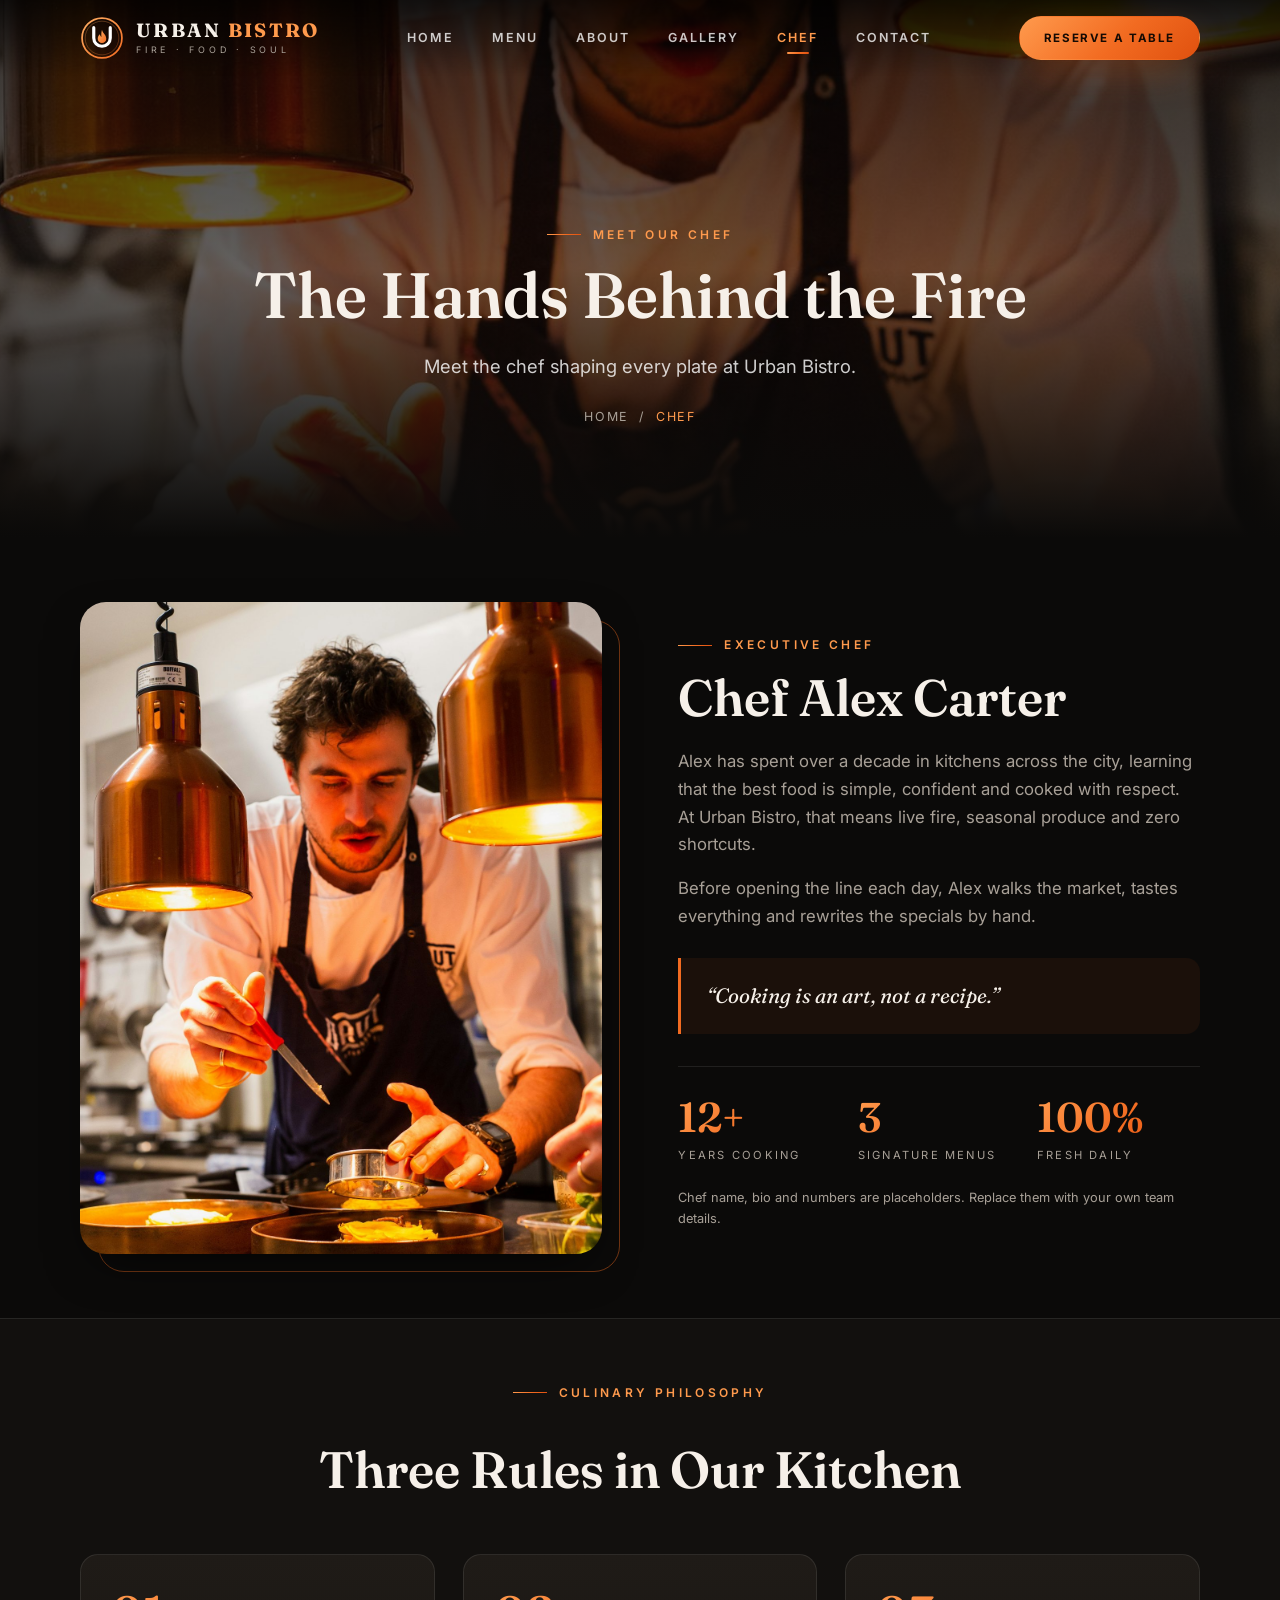
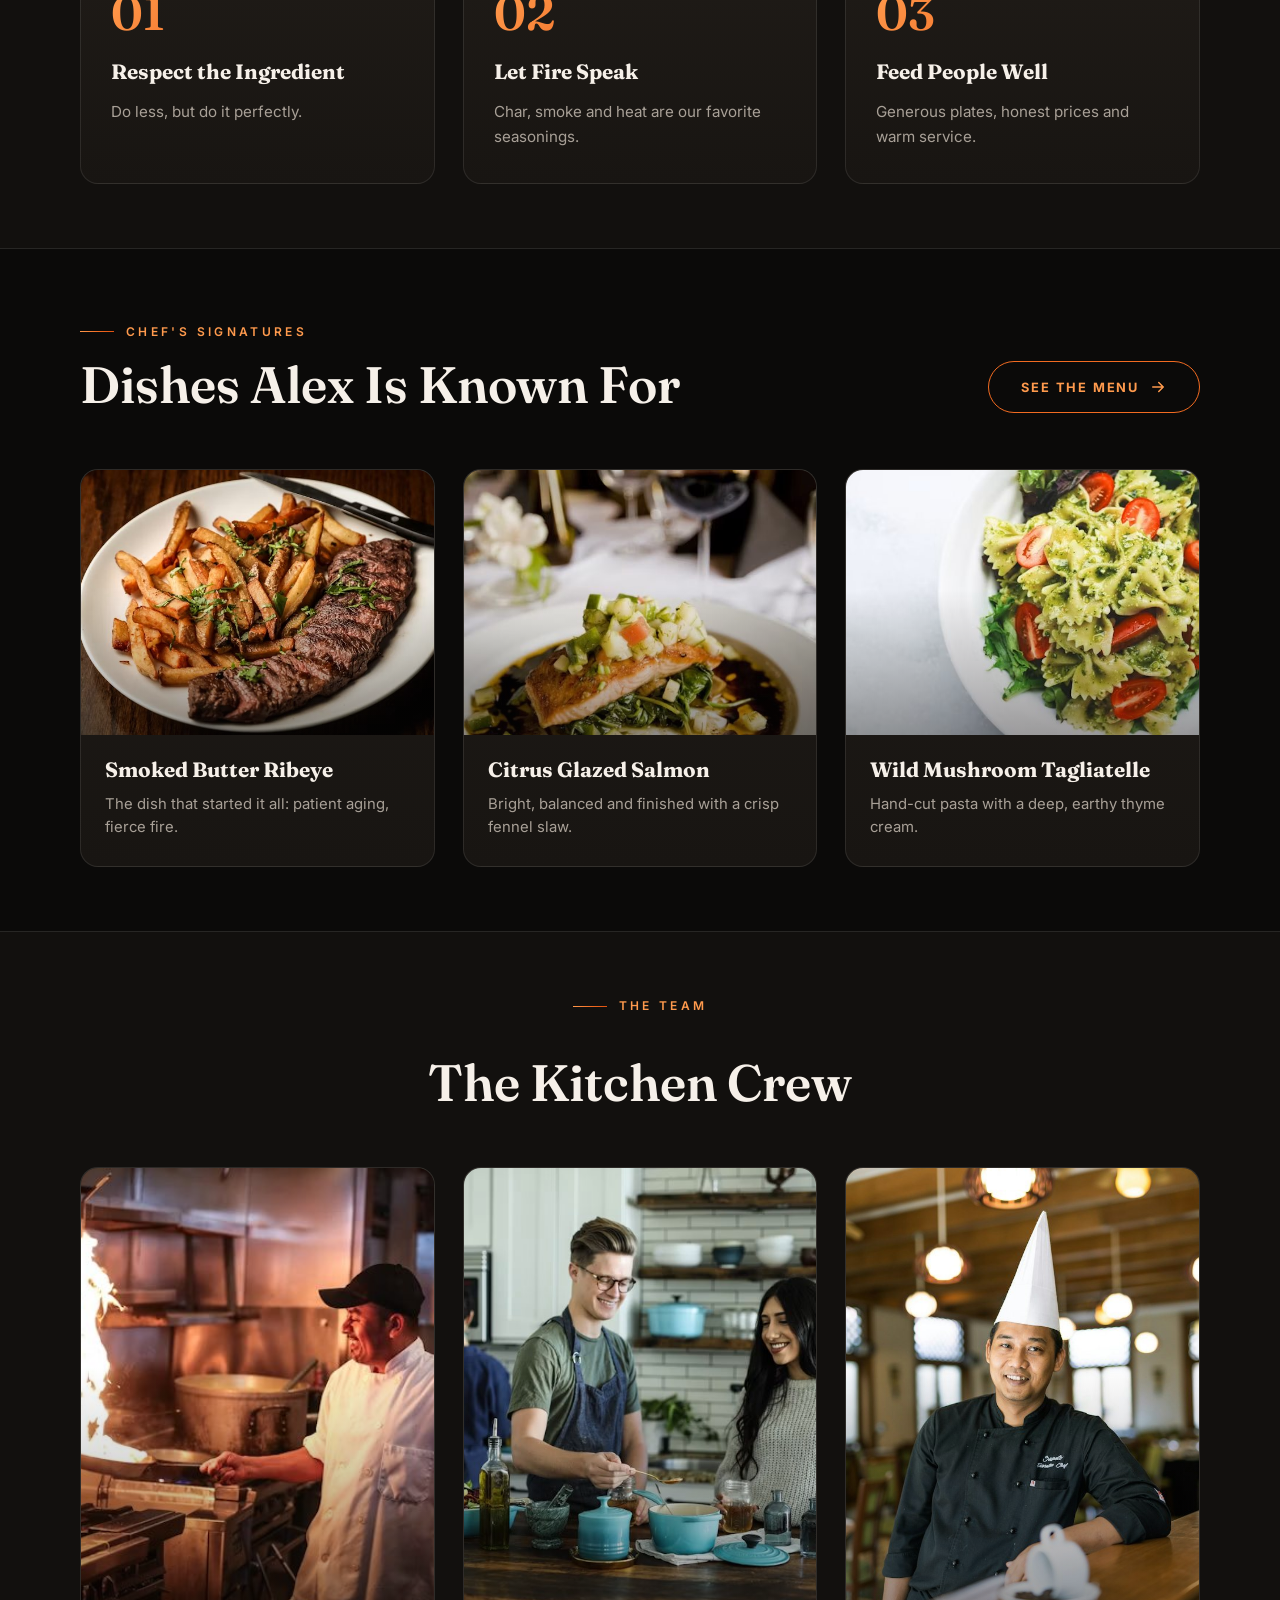
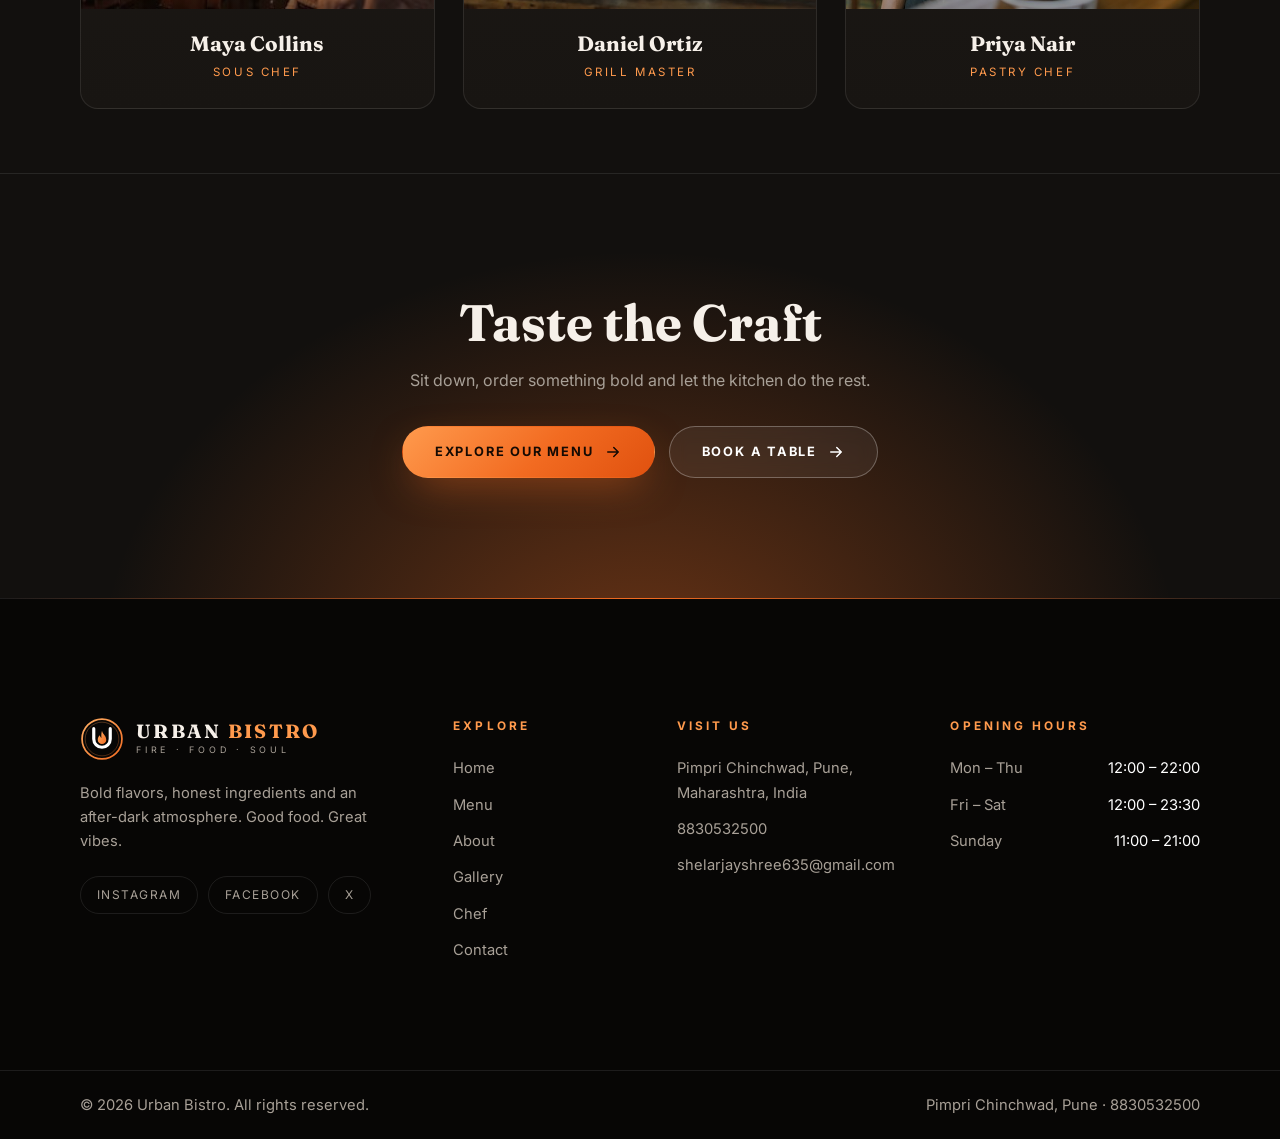
<file: chef.html>
<!DOCTYPE html>
<html lang="en">
<head>
  <meta charset="UTF-8">
  <meta name="viewport" content="width=device-width, initial-scale=1, viewport-fit=cover">
  <title>Chef | Urban Bistro</title>
  <meta name="description" content="Meet the chef and kitchen team behind Urban Bistro.">
  <meta name="theme-color" content="#0b0a09">
  <link rel="icon" type="image/svg+xml" href="assets/images/favicon.svg">
  <link rel="icon" type="image/png" sizes="512x512" href="assets/images/favicon.png">
  <link rel="apple-touch-icon" href="assets/images/apple-touch-icon.png">
  <link rel="preconnect" href="https://fonts.googleapis.com">
  <link rel="preconnect" href="https://fonts.gstatic.com" crossorigin>
  <link href="https://fonts.googleapis.com/css2?family=Inter:wght@400;500;600;700;800&amp;family=Fraunces:ital,opsz,wght@0,9..144,500;0,9..144,600;0,9..144,700;1,9..144,500&amp;display=swap" rel="stylesheet">
  <link rel="stylesheet" href="css/style.css">
  <script>document.documentElement.classList.add('js')</script>
</head>
<body data-page="chef">
<a href="#main" class="skip">Skip to content</a>

<header class="header">
  <div class="container header__inner">
    <a href="index.html" class="logo" aria-label="Urban Bistro - home">
      <img src="assets/images/logo.svg" alt="" width="44" height="44">
      <span class="logo__text"><span class="logo__name">Urban <span>Bistro</span></span><span class="logo__tag">Fire &middot; Food &middot; Soul</span></span>
    </a>
    <nav class="nav" aria-label="Primary"><ul><li><a href="index.html">Home</a></li><li><a href="menu.html">Menu</a></li><li><a href="about.html">About</a></li><li><a href="gallery.html">Gallery</a></li><li><a href="chef.html" aria-current="page">Chef</a></li><li><a href="contact.html">Contact</a></li></ul></nav>
    <a href="contact.html" class="btn btn--primary btn--sm header__cta">Reserve a Table</a>
    <button class="burger" type="button" aria-label="Open menu" aria-expanded="false" aria-controls="mobile-menu"><span></span><span></span><span></span></button>
  </div>
</header>
<div class="mobile" id="mobile-menu">
  <nav aria-label="Mobile"><a class="mlink" href="index.html">Home<span aria-hidden="true" style="color:var(--brand-2);width:22px"><svg viewBox="0 0 24 24" fill="none" stroke="currentColor" stroke-width="2" stroke-linecap="round" stroke-linejoin="round" aria-hidden="true"><path d="M5 12h14M13 6l6 6-6 6"/></svg></span></a><a class="mlink" href="menu.html">Menu<span aria-hidden="true" style="color:var(--brand-2);width:22px"><svg viewBox="0 0 24 24" fill="none" stroke="currentColor" stroke-width="2" stroke-linecap="round" stroke-linejoin="round" aria-hidden="true"><path d="M5 12h14M13 6l6 6-6 6"/></svg></span></a><a class="mlink" href="about.html">About<span aria-hidden="true" style="color:var(--brand-2);width:22px"><svg viewBox="0 0 24 24" fill="none" stroke="currentColor" stroke-width="2" stroke-linecap="round" stroke-linejoin="round" aria-hidden="true"><path d="M5 12h14M13 6l6 6-6 6"/></svg></span></a><a class="mlink" href="gallery.html">Gallery<span aria-hidden="true" style="color:var(--brand-2);width:22px"><svg viewBox="0 0 24 24" fill="none" stroke="currentColor" stroke-width="2" stroke-linecap="round" stroke-linejoin="round" aria-hidden="true"><path d="M5 12h14M13 6l6 6-6 6"/></svg></span></a><a class="mlink" href="chef.html" aria-current="page">Chef<span aria-hidden="true" style="color:var(--brand-2);width:22px"><svg viewBox="0 0 24 24" fill="none" stroke="currentColor" stroke-width="2" stroke-linecap="round" stroke-linejoin="round" aria-hidden="true"><path d="M5 12h14M13 6l6 6-6 6"/></svg></span></a><a class="mlink" href="contact.html">Contact<span aria-hidden="true" style="color:var(--brand-2);width:22px"><svg viewBox="0 0 24 24" fill="none" stroke="currentColor" stroke-width="2" stroke-linecap="round" stroke-linejoin="round" aria-hidden="true"><path d="M5 12h14M13 6l6 6-6 6"/></svg></span></a></nav>
  <a href="contact.html" class="btn btn--primary">Reserve a Table <svg viewBox="0 0 24 24" fill="none" stroke="currentColor" stroke-width="2" stroke-linecap="round" stroke-linejoin="round" aria-hidden="true"><path d="M5 12h14M13 6l6 6-6 6"/></svg></a>
  <p class="mobile__meta">123 Placeholder Street, Your City<br>Mon&ndash;Thu 12:00&ndash;22:00 &middot; Fri&ndash;Sat 12:00&ndash;23:30 &middot; Sun 11:00&ndash;21:00</p>
</div>

<section class="page-hero">
  <div class="page-hero__bg" style="background-image:url('assets/images/photos/chef-hero.jpg')"></div>
  <div class="container">
    <span class="eyebrow">Meet Our Chef</span>
    <h1>The Hands Behind the Fire</h1>
    <p class="sub">Meet the chef shaping every plate at Urban Bistro.</p>
    <nav class="crumbs" aria-label="Breadcrumb"><a href="index.html">Home</a><span aria-hidden="true">/</span><span aria-current="page">Chef</span></nav>
  </div>
</section>

<main id="main">
  <section class="section" aria-labelledby="chef-heading"><div class="container split">
    <div class="frame reveal"><img src="assets/images/photos/chef-hero.jpg" alt="Portrait of Chef Alex Carter in the kitchen" loading="lazy" decoding="async"></div>
    <div class="reveal"><span class="eyebrow">Executive Chef</span><h2 class="title" id="chef-heading">Chef Alex Carter</h2>
      <div class="prose" style="margin-top:22px"><p>Alex has spent over a decade in kitchens across the city, learning that the best food is simple, confident and cooked with respect. At Urban Bistro, that means live fire, seasonal produce and zero shortcuts.</p><p>Before opening the line each day, Alex walks the market, tastes everything and rewrites the specials by hand.</p></div>
      <blockquote class="quote">&ldquo;Cooking is an art, not a recipe.&rdquo;</blockquote>
      <div class="stats"><div class="stat"><b class="accent">12+</b><span>Years Cooking</span></div><div class="stat"><b class="accent">3</b><span>Signature Menus</span></div><div class="stat"><b class="accent">100%</b><span>Fresh Daily</span></div></div>
      <p style="margin-top:22px;font-size:.8rem;color:var(--muted)">Chef name, bio and numbers are placeholders. Replace them with your own team details.</p></div>
  </div></section>

  <section class="section section--alt" aria-labelledby="philosophy-heading"><div class="container">
    <div class="head head--center reveal"><span class="eyebrow">Culinary Philosophy</span><h2 class="title" id="philosophy-heading">Three Rules in Our Kitchen</h2></div>
    <div class="grid grid--3"><div class="card feature reveal"><span class="num">01</span><h3>Respect the Ingredient</h3><p>Do less, but do it perfectly.</p></div><div class="card feature reveal"><span class="num">02</span><h3>Let Fire Speak</h3><p>Char, smoke and heat are our favorite seasonings.</p></div><div class="card feature reveal"><span class="num">03</span><h3>Feed People Well</h3><p>Generous plates, honest prices and warm service.</p></div></div></div></section>

  <section class="section" aria-labelledby="chef-dishes-heading"><div class="container">
    <div class="head reveal"><div><span class="eyebrow">Chef's Signatures</span><h2 class="title" id="chef-dishes-heading">Dishes Alex Is Known For</h2></div><a href="menu.html" class="btn btn--outline">See the Menu <svg viewBox="0 0 24 24" fill="none" stroke="currentColor" stroke-width="2" stroke-linecap="round" stroke-linejoin="round" aria-hidden="true"><path d="M5 12h14M13 6l6 6-6 6"/></svg></a></div>
    <div class="grid grid--3"><article class="card reveal"><div class="card__media"><img src="assets/images/photos/dish-ribeye.jpg" alt="Grilled ribeye steak" loading="lazy" decoding="async"></div><div class="card__body"><h3>Smoked Butter Ribeye</h3><p>The dish that started it all: patient aging, fierce fire.</p></div></article><article class="card reveal"><div class="card__media"><img src="assets/images/photos/menu-salmon.jpg" alt="Seared salmon with greens" loading="lazy" decoding="async"></div><div class="card__body"><h3>Citrus Glazed Salmon</h3><p>Bright, balanced and finished with a crisp fennel slaw.</p></div></article><article class="card reveal"><div class="card__media"><img src="assets/images/photos/cat-main-pasta.jpg" alt="Mushroom tagliatelle pasta" loading="lazy" decoding="async"></div><div class="card__body"><h3>Wild Mushroom Tagliatelle</h3><p>Hand-cut pasta with a deep, earthy thyme cream.</p></div></article></div></div></section>

  <section class="section section--alt" aria-labelledby="team-heading"><div class="container">
    <div class="head head--center reveal"><span class="eyebrow">The Team</span><h2 class="title" id="team-heading">The Kitchen Crew</h2></div>
    <div class="grid grid--3"><article class="card person reveal"><div class="card__media"><img src="assets/images/photos/team-sous-chef.jpg" alt="Portrait of a sous chef plating a dish" loading="lazy" decoding="async"></div><div class="card__body"><h3>Maya Collins</h3><span class="role">Sous Chef</span></div></article><article class="card person reveal"><div class="card__media"><img src="assets/images/photos/team-grill-chef.jpg" alt="Grill chef working in the kitchen" loading="lazy" decoding="async"></div><div class="card__body"><h3>Daniel Ortiz</h3><span class="role">Grill Master</span></div></article><article class="card person reveal"><div class="card__media"><img src="assets/images/photos/team-pastry-chef.jpg" alt="Pastry chef in a professional kitchen" loading="lazy" decoding="async"></div><div class="card__body"><h3>Priya Nair</h3><span class="role">Pastry Chef</span></div></article></div></div></section>

<section class="cta">
  <div class="container reveal">
    <h2>Taste the Craft</h2>
    <p>Sit down, order something bold and let the kitchen do the rest.</p>
    <div class="btn-row"><a href="menu.html" class="btn btn--primary">Explore Our Menu <svg viewBox="0 0 24 24" fill="none" stroke="currentColor" stroke-width="2" stroke-linecap="round" stroke-linejoin="round" aria-hidden="true"><path d="M5 12h14M13 6l6 6-6 6"/></svg></a><a href="contact.html" class="btn btn--ghost">Book a Table <svg viewBox="0 0 24 24" fill="none" stroke="currentColor" stroke-width="2" stroke-linecap="round" stroke-linejoin="round" aria-hidden="true"><path d="M5 12h14M13 6l6 6-6 6"/></svg></a></div>
  </div>
</section>
</main>

<footer class="footer">
  <div class="container footer__grid">
    <div>
      <a href="index.html" class="logo" aria-label="Urban Bistro - home">
        <img src="assets/images/logo.svg" alt="" width="48" height="48">
        <span class="logo__text"><span class="logo__name">Urban <span>Bistro</span></span><span class="logo__tag">Fire &middot; Food &middot; Soul</span></span>
      </a>
      <p class="about">Bold flavors, honest ingredients and an after-dark atmosphere. Good food. Great vibes.</p>
      <div class="socials"><a href="https://example.com/urbanbistro-instagram" target="_blank" rel="noopener noreferrer">Instagram</a><a href="https://example.com/urbanbistro-facebook" target="_blank" rel="noopener noreferrer">Facebook</a><a href="https://example.com/urbanbistro-x" target="_blank" rel="noopener noreferrer">X</a></div>
    </div>
    <nav aria-label="Footer"><h4>Explore</h4><ul><li><a href="index.html">Home</a></li><li><a href="menu.html">Menu</a></li><li><a href="about.html">About</a></li><li><a href="gallery.html">Gallery</a></li><li><a href="chef.html">Chef</a></li><li><a href="contact.html">Contact</a></li></ul></nav>
    <div><h4>Visit Us</h4><address><p>Pimpri Chinchwad, Pune, Maharashtra, India</p><p style="margin-top:12px"><a href="tel:+918830532500">8830532500</a></p><p style="margin-top:12px"><a href="mailto:shelarjayshree635@gmail.com" style="word-break:break-all">shelarjayshree635@gmail.com</a></p></address></div>
    <div><h4>Opening Hours</h4><div class="hours"><p><span>Mon &ndash; Thu</span><span>12:00 &ndash; 22:00</span></p><p><span>Fri &ndash; Sat</span><span>12:00 &ndash; 23:30</span></p><p><span>Sunday</span><span>11:00 &ndash; 21:00</span></p></div></div>
  </div>
  <div class="footer__bar"><div class="container"><p>&copy; <span data-year>2026</span> Urban Bistro. All rights reserved.</p><p>Pimpri Chinchwad, Pune · 8830532500</p></div></div>
</footer>
<button class="to-top" type="button" aria-label="Back to top"><svg viewBox="0 0 24 24" fill="none" stroke="currentColor" stroke-width="2.2" stroke-linecap="round" stroke-linejoin="round" aria-hidden="true"><path d="M12 19V5M5 12l7-7 7 7"/></svg></button>
<script src="js/main.js" defer></script>
</body>
</html>
</file>
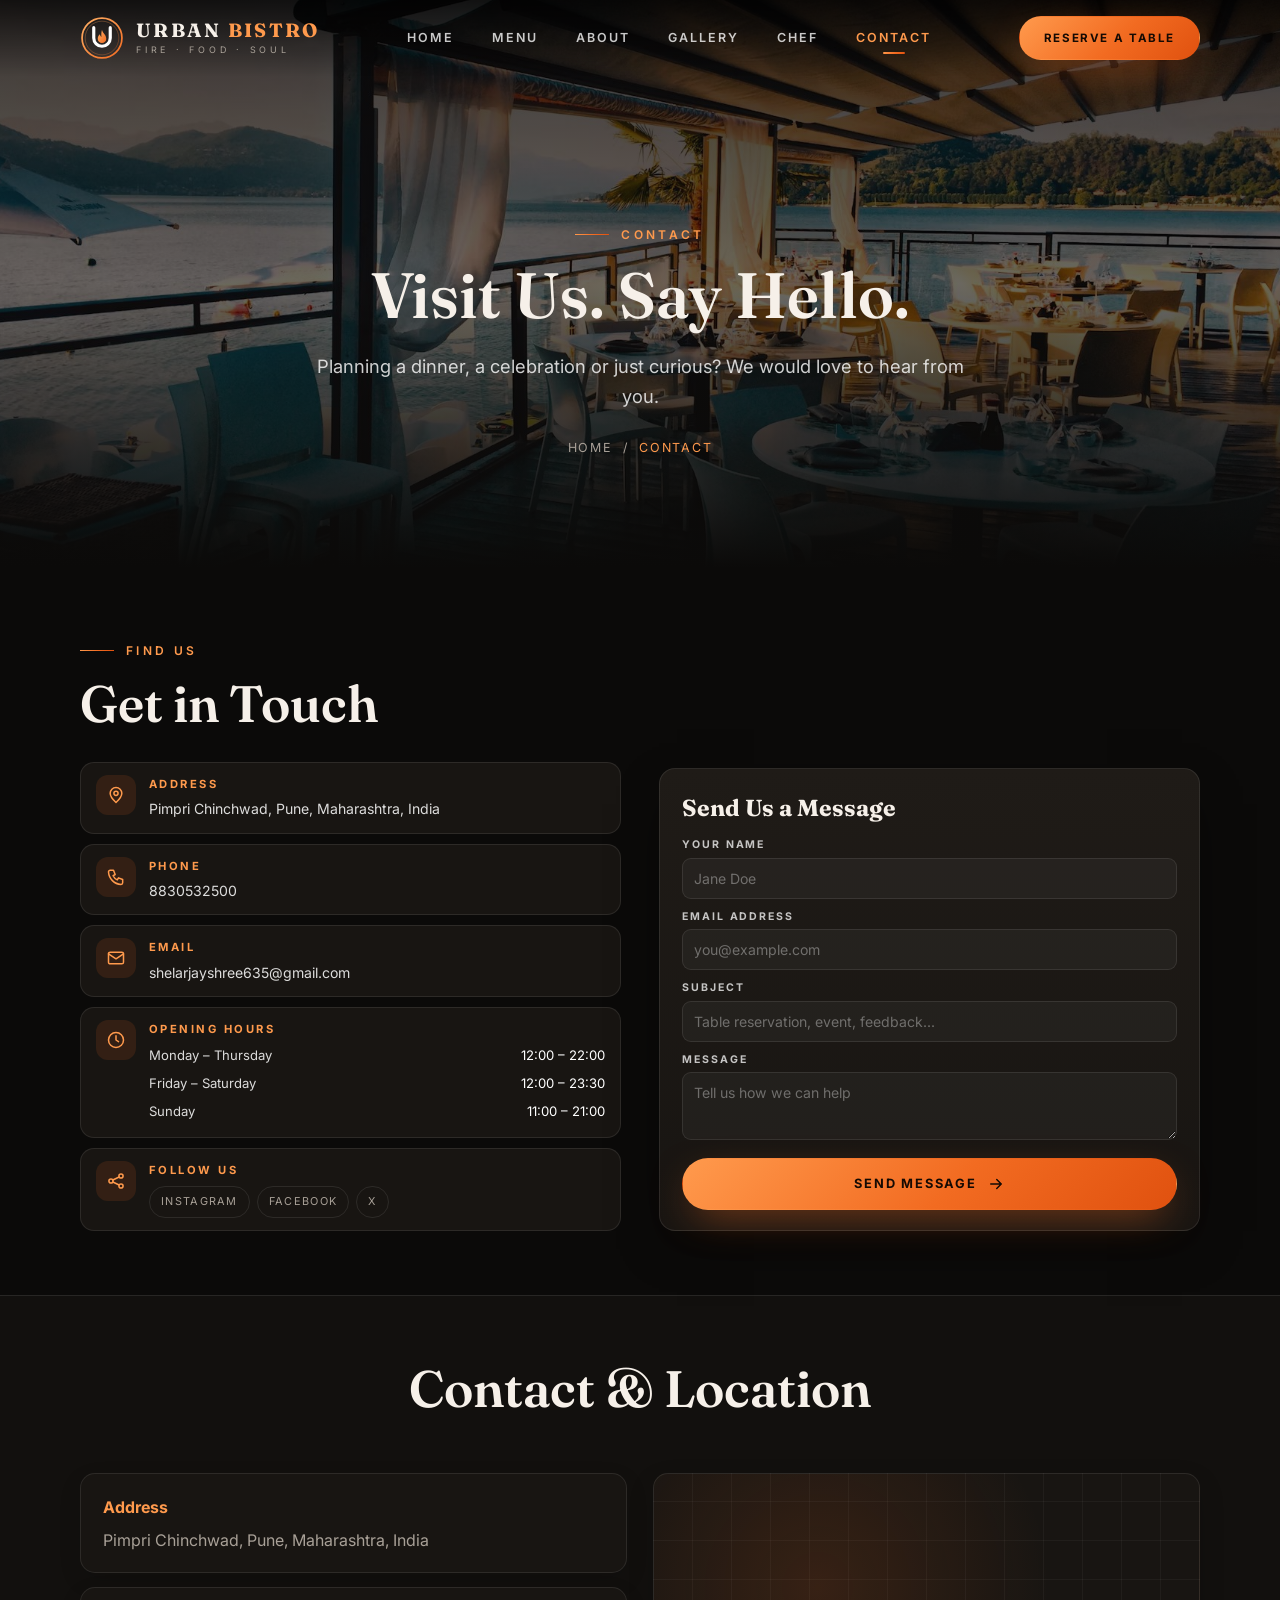
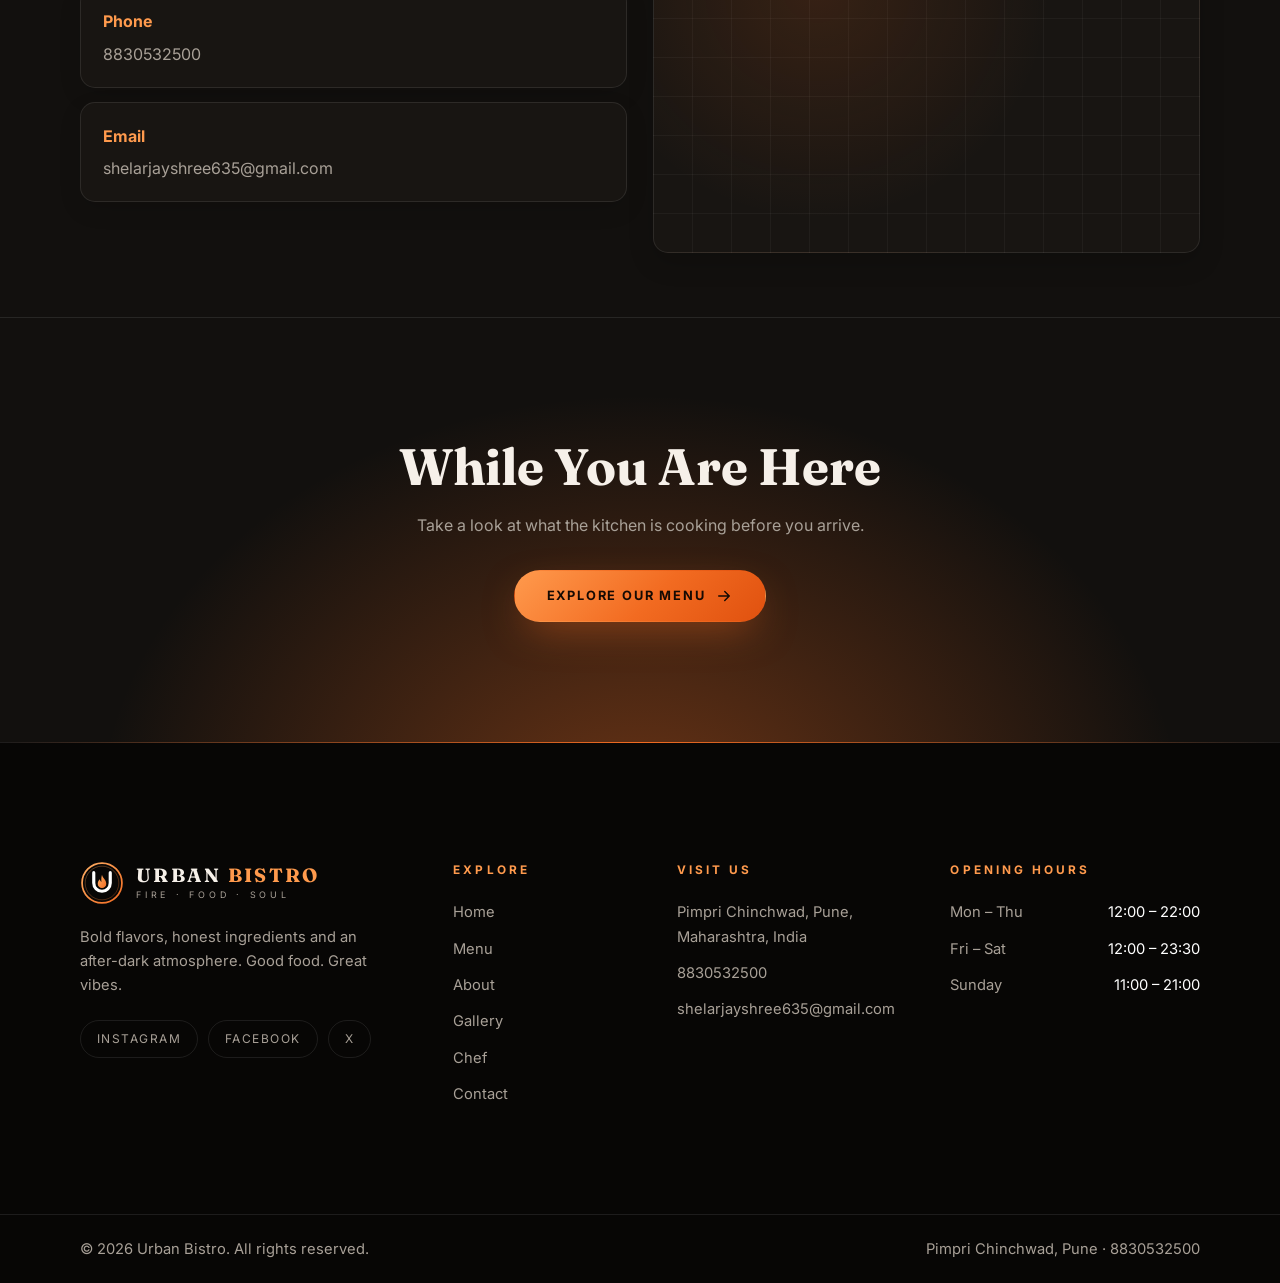
<file: contact.html>
<!DOCTYPE html>
<html lang="en">
<head>
  <meta charset="UTF-8">
  <meta name="viewport" content="width=device-width, initial-scale=1, viewport-fit=cover">
  <title>Contact | Urban Bistro</title>
  <meta name="description" content="Find Urban Bistro: address, opening hours and a contact form.">
  <meta name="theme-color" content="#0b0a09">
  <link rel="icon" type="image/svg+xml" href="assets/images/favicon.svg">
  <link rel="icon" type="image/png" sizes="512x512" href="assets/images/favicon.png">
  <link rel="apple-touch-icon" href="assets/images/apple-touch-icon.png">
  <link rel="preconnect" href="https://fonts.googleapis.com">
  <link rel="preconnect" href="https://fonts.gstatic.com" crossorigin>
  <link href="https://fonts.googleapis.com/css2?family=Inter:wght@400;500;600;700;800&amp;family=Fraunces:ital,opsz,wght@0,9..144,500;0,9..144,600;0,9..144,700;1,9..144,500&amp;display=swap" rel="stylesheet">
  <link rel="stylesheet" href="css/style.css">
  <script>document.documentElement.classList.add('js')</script>
</head>
<body data-page="contact">
<a href="#main" class="skip">Skip to content</a>

<header class="header">
  <div class="container header__inner">
    <a href="index.html" class="logo" aria-label="Urban Bistro - home">
      <img src="assets/images/logo.svg" alt="" width="44" height="44">
      <span class="logo__text"><span class="logo__name">Urban <span>Bistro</span></span><span class="logo__tag">Fire &middot; Food &middot; Soul</span></span>
    </a>
    <nav class="nav" aria-label="Primary"><ul><li><a href="index.html">Home</a></li><li><a href="menu.html">Menu</a></li><li><a href="about.html">About</a></li><li><a href="gallery.html">Gallery</a></li><li><a href="chef.html">Chef</a></li><li><a href="contact.html" aria-current="page">Contact</a></li></ul></nav>
    <a href="contact.html" class="btn btn--primary btn--sm header__cta">Reserve a Table</a>
    <button class="burger" type="button" aria-label="Open menu" aria-expanded="false" aria-controls="mobile-menu"><span></span><span></span><span></span></button>
  </div>
</header>
<div class="mobile" id="mobile-menu">
  <nav aria-label="Mobile"><a class="mlink" href="index.html">Home<span aria-hidden="true" style="color:var(--brand-2);width:22px"><svg viewBox="0 0 24 24" fill="none" stroke="currentColor" stroke-width="2" stroke-linecap="round" stroke-linejoin="round" aria-hidden="true"><path d="M5 12h14M13 6l6 6-6 6"/></svg></span></a><a class="mlink" href="menu.html">Menu<span aria-hidden="true" style="color:var(--brand-2);width:22px"><svg viewBox="0 0 24 24" fill="none" stroke="currentColor" stroke-width="2" stroke-linecap="round" stroke-linejoin="round" aria-hidden="true"><path d="M5 12h14M13 6l6 6-6 6"/></svg></span></a><a class="mlink" href="about.html">About<span aria-hidden="true" style="color:var(--brand-2);width:22px"><svg viewBox="0 0 24 24" fill="none" stroke="currentColor" stroke-width="2" stroke-linecap="round" stroke-linejoin="round" aria-hidden="true"><path d="M5 12h14M13 6l6 6-6 6"/></svg></span></a><a class="mlink" href="gallery.html">Gallery<span aria-hidden="true" style="color:var(--brand-2);width:22px"><svg viewBox="0 0 24 24" fill="none" stroke="currentColor" stroke-width="2" stroke-linecap="round" stroke-linejoin="round" aria-hidden="true"><path d="M5 12h14M13 6l6 6-6 6"/></svg></span></a><a class="mlink" href="chef.html">Chef<span aria-hidden="true" style="color:var(--brand-2);width:22px"><svg viewBox="0 0 24 24" fill="none" stroke="currentColor" stroke-width="2" stroke-linecap="round" stroke-linejoin="round" aria-hidden="true"><path d="M5 12h14M13 6l6 6-6 6"/></svg></span></a><a class="mlink" href="contact.html" aria-current="page">Contact<span aria-hidden="true" style="color:var(--brand-2);width:22px"><svg viewBox="0 0 24 24" fill="none" stroke="currentColor" stroke-width="2" stroke-linecap="round" stroke-linejoin="round" aria-hidden="true"><path d="M5 12h14M13 6l6 6-6 6"/></svg></span></a></nav>
  <a href="contact.html" class="btn btn--primary">Reserve a Table <svg viewBox="0 0 24 24" fill="none" stroke="currentColor" stroke-width="2" stroke-linecap="round" stroke-linejoin="round" aria-hidden="true"><path d="M5 12h14M13 6l6 6-6 6"/></svg></a>
  <p class="mobile__meta">123 Placeholder Street, Your City<br>Mon&ndash;Thu 12:00&ndash;22:00 &middot; Fri&ndash;Sat 12:00&ndash;23:30 &middot; Sun 11:00&ndash;21:00</p>
</div>

<section class="page-hero">
  <div class="page-hero__bg" style="background-image:url('assets/images/photos/contact-hero.jpg')"></div>
  <div class="container">
    <span class="eyebrow">Contact</span>
    <h1>Visit Us. Say Hello.</h1>
    <p class="sub">Planning a dinner, a celebration or just curious? We would love to hear from you.</p>
    <nav class="crumbs" aria-label="Breadcrumb"><a href="index.html">Home</a><span aria-hidden="true">/</span><span aria-current="page">Contact</span></nav>
  </div>
</section>

<main id="main">
  <section class="section" aria-labelledby="contact-heading"><div class="container split" style="align-items:start">
    <div class="reveal"><span class="eyebrow">Find Us</span><h2 class="title" id="contact-heading">Get in Touch</h2>
      <dl class="info">
        <div class="info__item"><span class="info__ico"><svg viewBox="0 0 24 24" fill="none" stroke="currentColor" stroke-width="1.8" stroke-linecap="round" stroke-linejoin="round" aria-hidden="true"><path d="M12 21s7-6.2 7-11a7 7 0 10-14 0c0 4.8 7 11 7 11z"/><circle cx="12" cy="10" r="2.5"/></svg></span><div><dt>Address</dt><dd>Pimpri Chinchwad, Pune, Maharashtra, India</dd></div></div>
        <div class="info__item"><span class="info__ico"><svg viewBox="0 0 24 24" fill="none" stroke="currentColor" stroke-width="1.8" stroke-linecap="round" stroke-linejoin="round" aria-hidden="true"><path d="M5 4h4l2 5-2.5 1.5a11 11 0 0 0 5 5L15 13l5 2v4a2 2 0 0 1-2 2A16 16 0 0 1 3 6a2 2 0 0 1 2-2z"/></svg></span><div><dt>Phone</dt><dd><a href="tel:+918830532500">8830532500</a></dd></div></div>
        <div class="info__item"><span class="info__ico"><svg viewBox="0 0 24 24" fill="none" stroke="currentColor" stroke-width="1.8" stroke-linecap="round" stroke-linejoin="round" aria-hidden="true"><rect x="3" y="5" width="18" height="14" rx="2"/><path d="M3 7l9 6 9-6"/></svg></span><div style="min-width:0"><dt>Email</dt><dd><a href="mailto:shelarjayshree635@gmail.com" style="word-break:break-all">shelarjayshree635@gmail.com</a></dd></div></div>
        <div class="info__item"><span class="info__ico"><svg viewBox="0 0 24 24" fill="none" stroke="currentColor" stroke-width="1.8" stroke-linecap="round" stroke-linejoin="round" aria-hidden="true"><circle cx="12" cy="12" r="9"/><path d="M12 7v5l3 2"/></svg></span><div style="flex:1"><dt>Opening Hours</dt><dd class="hours"><p><span>Monday &ndash; Thursday</span><span>12:00 &ndash; 22:00</span></p><p><span>Friday &ndash; Saturday</span><span>12:00 &ndash; 23:30</span></p><p><span>Sunday</span><span>11:00 &ndash; 21:00</span></p></dd></div></div>
        <div class="info__item"><span class="info__ico"><svg viewBox="0 0 24 24" fill="none" stroke="currentColor" stroke-width="1.8" stroke-linecap="round" stroke-linejoin="round" aria-hidden="true"><circle cx="6" cy="12" r="2.5"/><circle cx="18" cy="6" r="2.5"/><circle cx="18" cy="18" r="2.5"/><path d="M8.2 10.8l7.6-3.6M8.2 13.2l7.6 3.6"/></svg></span><div><dt>Follow Us</dt><dd><div class="socials"><a href="https://example.com/urbanbistro-instagram" target="_blank" rel="noopener noreferrer">Instagram</a><a href="https://example.com/urbanbistro-facebook" target="_blank" rel="noopener noreferrer">Facebook</a><a href="https://example.com/urbanbistro-x" target="_blank" rel="noopener noreferrer">X</a></div></dd></div></div>
      </dl></div>
    <div class="formbox reveal"><h2>Send Us a Message</h2>
      <div class="alert alert--ok" id="form-success" tabindex="-1" role="status" hidden><strong>Thank you, <span id="success-name"></span>!</strong><br>Your message looks good. <strong>This form is a frontend demo</strong>, so nothing was actually sent. Connect a backend or form service to receive real messages.</div>
      <form id="contact-form" novalidate>
        <p class="alert alert--err" id="form-error-summary" role="alert" hidden>Please fix the highlighted fields and try again.</p>
        <div class="field"><label for="name">Your Name</label><input id="name" name="name" type="text" autocomplete="name" placeholder="Jane Doe" aria-describedby="name-error" aria-invalid="false" required><p class="err" id="name-error" hidden></p></div>
        <div class="field"><label for="email">Email Address</label><input id="email" name="email" type="email" autocomplete="email" placeholder="you@example.com" aria-describedby="email-error" aria-invalid="false" required><p class="err" id="email-error" hidden></p></div>
        <div class="field"><label for="subject">Subject</label><input id="subject" name="subject" type="text"  placeholder="Table reservation, event, feedback..." aria-describedby="subject-error" aria-invalid="false" required><p class="err" id="subject-error" hidden></p></div>
        <div class="field"><label for="message">Message</label><textarea id="message" name="message" rows="5" placeholder="Tell us how we can help" aria-describedby="message-error" aria-invalid="false" required></textarea><p class="err" id="message-error" hidden></p></div>
        <button type="submit" class="btn btn--primary">Send Message <svg viewBox="0 0 24 24" fill="none" stroke="currentColor" stroke-width="2" stroke-linecap="round" stroke-linejoin="round" aria-hidden="true"><path d="M5 12h14M13 6l6 6-6 6"/></svg></button>
      </form></div>
  </div></section>
  <section class="section section--alt contact-map-section" aria-labelledby="map-heading">
  <div class="container">
    <div class="head head--center reveal"><h2 class="title" id="map-heading" style="margin-top:0">Contact &amp; Location</h2></div>
    <div class="contact-location-grid">
      <div class="contact-cards reveal" aria-label="Contact details">
        <article><h3>Address</h3><p>Pimpri Chinchwad, Pune, Maharashtra, India</p></article>
        <article><h3>Phone</h3><p><a href="tel:+918830532500">8830532500</a></p></article>
        <article><h3>Email</h3><p><a href="mailto:shelarjayshree635@gmail.com">shelarjayshree635@gmail.com</a></p></article>
      </div>
      <div class="map reveal" aria-label="Map showing Pimpri Chinchwad, Pune"><iframe title="Map: Pimpri Chinchwad, Pune" src="https://maps.google.com/maps?q=Pimpri%20Chinchwad%2C%20Pune%2C%20Maharashtra%2C%20India&t=&z=13&ie=UTF8&iwloc=&output=embed" width="100%" height="360" style="border:0;display:block;border-radius:12px" loading="lazy" referrerpolicy="no-referrer-when-downgrade" allowfullscreen></iframe></div>
    </div>
  </div>
</section>

<section class="cta">
  <div class="container reveal">
    <h2>While You Are Here</h2>
    <p>Take a look at what the kitchen is cooking before you arrive.</p>
    <div class="btn-row"><a href="menu.html" class="btn btn--primary">Explore Our Menu <svg viewBox="0 0 24 24" fill="none" stroke="currentColor" stroke-width="2" stroke-linecap="round" stroke-linejoin="round" aria-hidden="true"><path d="M5 12h14M13 6l6 6-6 6"/></svg></a></div>
  </div>
</section>
</main>

<footer class="footer">
  <div class="container footer__grid">
    <div>
      <a href="index.html" class="logo" aria-label="Urban Bistro - home">
        <img src="assets/images/logo.svg" alt="" width="48" height="48">
        <span class="logo__text"><span class="logo__name">Urban <span>Bistro</span></span><span class="logo__tag">Fire &middot; Food &middot; Soul</span></span>
      </a>
      <p class="about">Bold flavors, honest ingredients and an after-dark atmosphere. Good food. Great vibes.</p>
      <div class="socials"><a href="https://example.com/urbanbistro-instagram" target="_blank" rel="noopener noreferrer">Instagram</a><a href="https://example.com/urbanbistro-facebook" target="_blank" rel="noopener noreferrer">Facebook</a><a href="https://example.com/urbanbistro-x" target="_blank" rel="noopener noreferrer">X</a></div>
    </div>
    <nav aria-label="Footer"><h4>Explore</h4><ul><li><a href="index.html">Home</a></li><li><a href="menu.html">Menu</a></li><li><a href="about.html">About</a></li><li><a href="gallery.html">Gallery</a></li><li><a href="chef.html">Chef</a></li><li><a href="contact.html">Contact</a></li></ul></nav>
    <div><h4>Visit Us</h4><address><p>Pimpri Chinchwad, Pune, Maharashtra, India</p><p style="margin-top:12px"><a href="tel:+918830532500">8830532500</a></p><p style="margin-top:12px"><a href="mailto:shelarjayshree635@gmail.com" style="word-break:break-all">shelarjayshree635@gmail.com</a></p></address></div>
    <div><h4>Opening Hours</h4><div class="hours"><p><span>Mon &ndash; Thu</span><span>12:00 &ndash; 22:00</span></p><p><span>Fri &ndash; Sat</span><span>12:00 &ndash; 23:30</span></p><p><span>Sunday</span><span>11:00 &ndash; 21:00</span></p></div></div>
  </div>
  <div class="footer__bar"><div class="container"><p>&copy; <span data-year>2026</span> Urban Bistro. All rights reserved.</p><p>Pimpri Chinchwad, Pune · 8830532500</p></div></div>
</footer>
<button class="to-top" type="button" aria-label="Back to top"><svg viewBox="0 0 24 24" fill="none" stroke="currentColor" stroke-width="2.2" stroke-linecap="round" stroke-linejoin="round" aria-hidden="true"><path d="M12 19V5M5 12l7-7 7 7"/></svg></button>
<script src="js/main.js" defer></script>
</body>
</html>
</file>
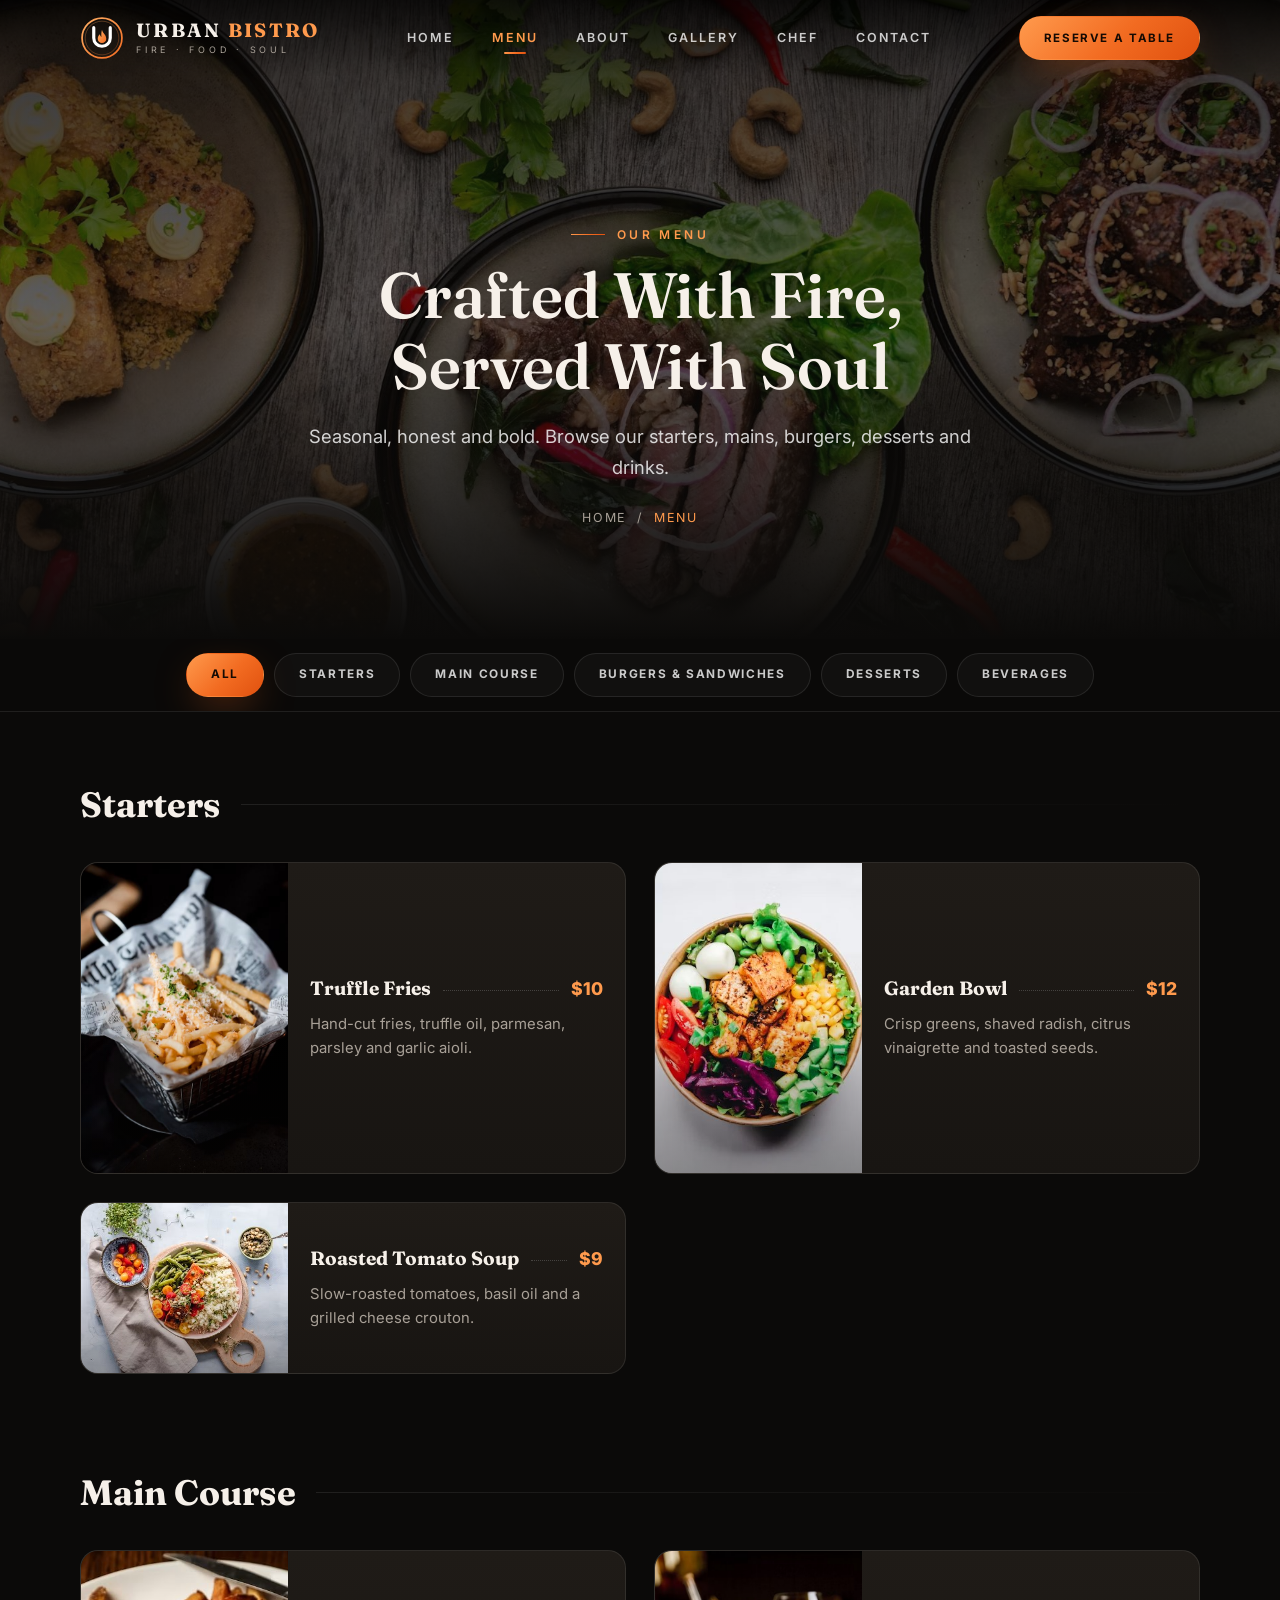
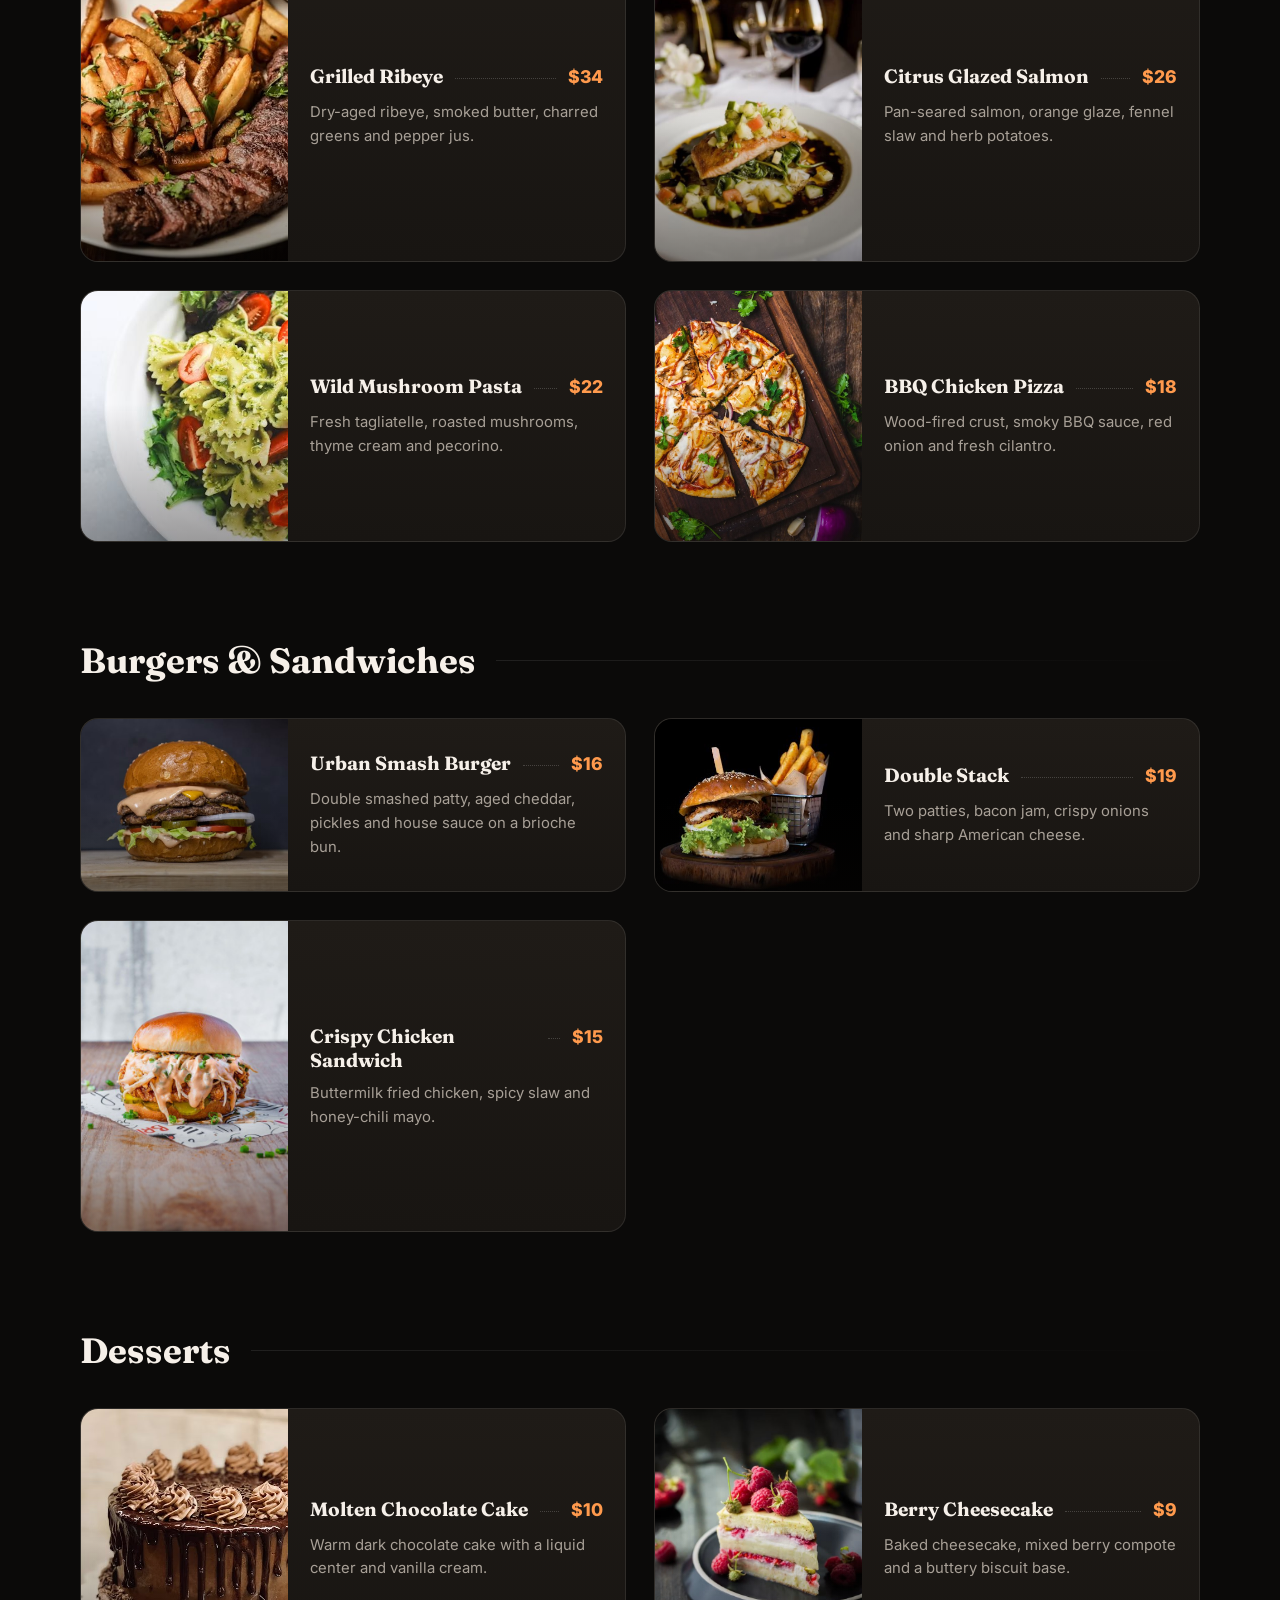
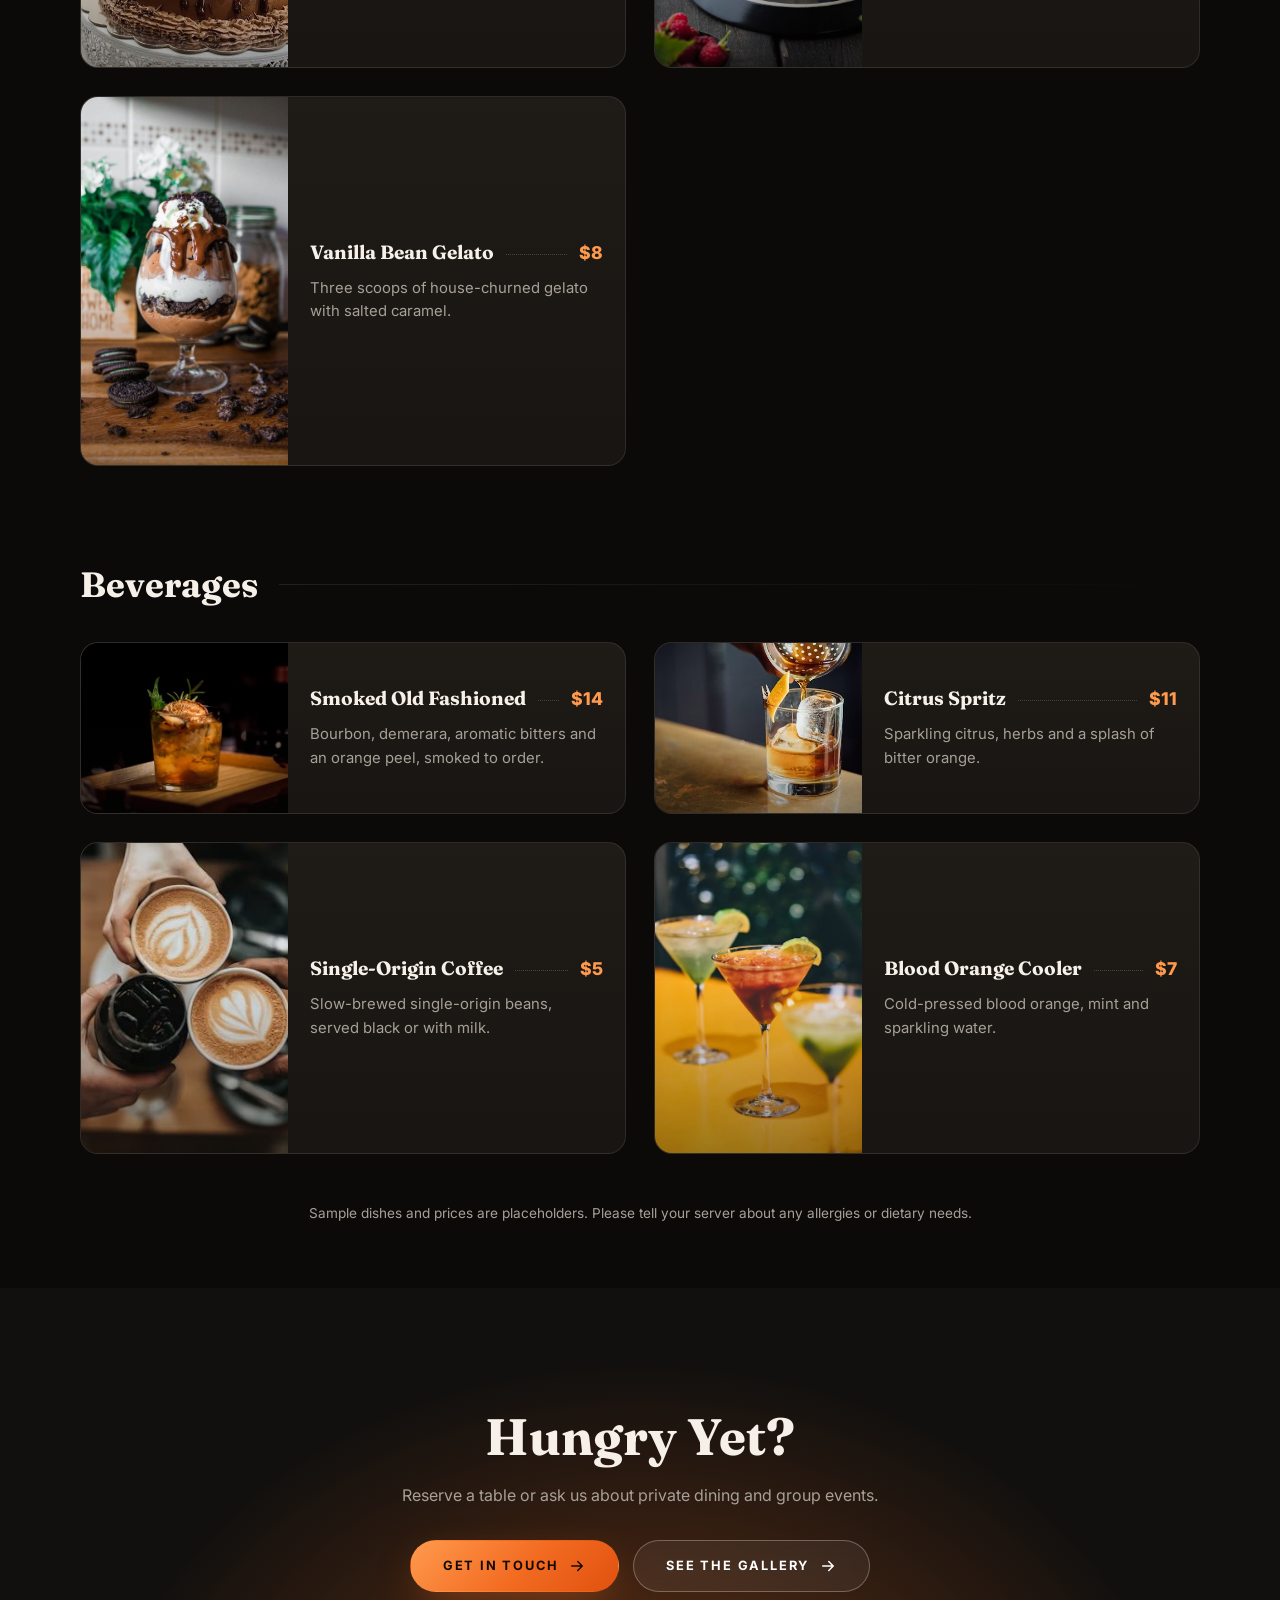
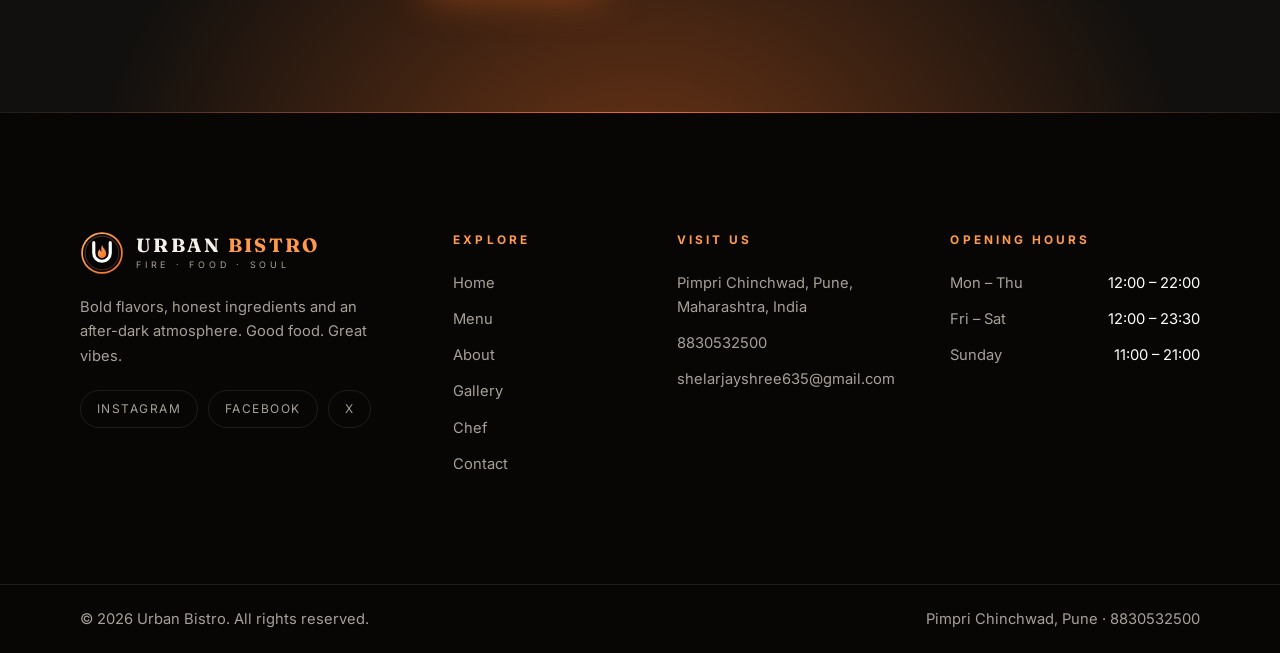
<file: menu.html>
<!DOCTYPE html>
<html lang="en">
<head>
  <meta charset="UTF-8">
  <meta name="viewport" content="width=device-width, initial-scale=1, viewport-fit=cover">
  <title>Menu | Urban Bistro</title>
  <meta name="description" content="Explore the Urban Bistro menu: starters, main course, burgers and sandwiches, desserts and beverages.">
  <meta name="theme-color" content="#0b0a09">
  <link rel="icon" type="image/svg+xml" href="assets/images/favicon.svg">
  <link rel="icon" type="image/png" sizes="512x512" href="assets/images/favicon.png">
  <link rel="apple-touch-icon" href="assets/images/apple-touch-icon.png">
  <link rel="preconnect" href="https://fonts.googleapis.com">
  <link rel="preconnect" href="https://fonts.gstatic.com" crossorigin>
  <link href="https://fonts.googleapis.com/css2?family=Inter:wght@400;500;600;700;800&amp;family=Fraunces:ital,opsz,wght@0,9..144,500;0,9..144,600;0,9..144,700;1,9..144,500&amp;display=swap" rel="stylesheet">
  <link rel="stylesheet" href="css/style.css">
  <script>document.documentElement.classList.add('js')</script>
</head>
<body data-page="menu">
<a href="#main" class="skip">Skip to content</a>

<header class="header">
  <div class="container header__inner">
    <a href="index.html" class="logo" aria-label="Urban Bistro - home">
      <img src="assets/images/logo.svg" alt="" width="44" height="44">
      <span class="logo__text"><span class="logo__name">Urban <span>Bistro</span></span><span class="logo__tag">Fire &middot; Food &middot; Soul</span></span>
    </a>
    <nav class="nav" aria-label="Primary"><ul><li><a href="index.html">Home</a></li><li><a href="menu.html" aria-current="page">Menu</a></li><li><a href="about.html">About</a></li><li><a href="gallery.html">Gallery</a></li><li><a href="chef.html">Chef</a></li><li><a href="contact.html">Contact</a></li></ul></nav>
    <a href="contact.html" class="btn btn--primary btn--sm header__cta">Reserve a Table</a>
    <button class="burger" type="button" aria-label="Open menu" aria-expanded="false" aria-controls="mobile-menu"><span></span><span></span><span></span></button>
  </div>
</header>
<div class="mobile" id="mobile-menu">
  <nav aria-label="Mobile"><a class="mlink" href="index.html">Home<span aria-hidden="true" style="color:var(--brand-2);width:22px"><svg viewBox="0 0 24 24" fill="none" stroke="currentColor" stroke-width="2" stroke-linecap="round" stroke-linejoin="round" aria-hidden="true"><path d="M5 12h14M13 6l6 6-6 6"/></svg></span></a><a class="mlink" href="menu.html" aria-current="page">Menu<span aria-hidden="true" style="color:var(--brand-2);width:22px"><svg viewBox="0 0 24 24" fill="none" stroke="currentColor" stroke-width="2" stroke-linecap="round" stroke-linejoin="round" aria-hidden="true"><path d="M5 12h14M13 6l6 6-6 6"/></svg></span></a><a class="mlink" href="about.html">About<span aria-hidden="true" style="color:var(--brand-2);width:22px"><svg viewBox="0 0 24 24" fill="none" stroke="currentColor" stroke-width="2" stroke-linecap="round" stroke-linejoin="round" aria-hidden="true"><path d="M5 12h14M13 6l6 6-6 6"/></svg></span></a><a class="mlink" href="gallery.html">Gallery<span aria-hidden="true" style="color:var(--brand-2);width:22px"><svg viewBox="0 0 24 24" fill="none" stroke="currentColor" stroke-width="2" stroke-linecap="round" stroke-linejoin="round" aria-hidden="true"><path d="M5 12h14M13 6l6 6-6 6"/></svg></span></a><a class="mlink" href="chef.html">Chef<span aria-hidden="true" style="color:var(--brand-2);width:22px"><svg viewBox="0 0 24 24" fill="none" stroke="currentColor" stroke-width="2" stroke-linecap="round" stroke-linejoin="round" aria-hidden="true"><path d="M5 12h14M13 6l6 6-6 6"/></svg></span></a><a class="mlink" href="contact.html">Contact<span aria-hidden="true" style="color:var(--brand-2);width:22px"><svg viewBox="0 0 24 24" fill="none" stroke="currentColor" stroke-width="2" stroke-linecap="round" stroke-linejoin="round" aria-hidden="true"><path d="M5 12h14M13 6l6 6-6 6"/></svg></span></a></nav>
  <a href="contact.html" class="btn btn--primary">Reserve a Table <svg viewBox="0 0 24 24" fill="none" stroke="currentColor" stroke-width="2" stroke-linecap="round" stroke-linejoin="round" aria-hidden="true"><path d="M5 12h14M13 6l6 6-6 6"/></svg></a>
  <p class="mobile__meta">123 Placeholder Street, Your City<br>Mon&ndash;Thu 12:00&ndash;22:00 &middot; Fri&ndash;Sat 12:00&ndash;23:30 &middot; Sun 11:00&ndash;21:00</p>
</div>

<section class="page-hero">
  <div class="page-hero__bg" style="background-image:url('assets/images/photos/menu-hero.jpg')"></div>
  <div class="container">
    <span class="eyebrow">Our Menu</span>
    <h1>Crafted With Fire, Served With Soul</h1>
    <p class="sub">Seasonal, honest and bold. Browse our starters, mains, burgers, desserts and drinks.</p>
    <nav class="crumbs" aria-label="Breadcrumb"><a href="index.html">Home</a><span aria-hidden="true">/</span><span aria-current="page">Menu</span></nav>
  </div>
</section>

<main id="main">
  <div class="filters"><div class="container"><div class="filters__row" role="group" aria-label="Filter menu by category"><button class="chip" type="button" data-filter="all" aria-pressed="true">All</button><button class="chip" type="button" data-filter="starters" aria-pressed="false">Starters</button><button class="chip" type="button" data-filter="mains" aria-pressed="false">Main Course</button><button class="chip" type="button" data-filter="burgers" aria-pressed="false">Burgers &amp; Sandwiches</button><button class="chip" type="button" data-filter="desserts" aria-pressed="false">Desserts</button><button class="chip" type="button" data-filter="beverages" aria-pressed="false">Beverages</button></div></div></div>
  <div class="section"><div class="container stack">
<section id="starters" data-category="starters" class="menu-cat" aria-labelledby="starters-h"><div class="cat-head reveal"><h2 id="starters-h">Starters</h2><span></span></div><div class="grid grid--2"><article class="card dish reveal"><div class="card__media"><img src="assets/images/photos/cat-starters-fries.jpg" alt="Basket of golden fries" loading="lazy" decoding="async"></div><div class="card__body"><div class="dish__top"><h3>Truffle Fries</h3><span class="dish__dots"></span><span class="p">$10</span></div><p>Hand-cut fries, truffle oil, parmesan, parsley and garlic aioli.</p></div></article><article class="card dish reveal"><div class="card__media"><img src="assets/images/photos/menu-garden-bowl.jpg" alt="Fresh garden salad bowl" loading="lazy" decoding="async"></div><div class="card__body"><div class="dish__top"><h3>Garden Bowl</h3><span class="dish__dots"></span><span class="p">$12</span></div><p>Crisp greens, shaved radish, citrus vinaigrette and toasted seeds.</p></div></article><article class="card dish reveal"><div class="card__media"><img src="assets/images/photos/menu-tomato-soup.jpg" alt="Bowl of roasted tomato soup" loading="lazy" decoding="async"></div><div class="card__body"><div class="dish__top"><h3>Roasted Tomato Soup</h3><span class="dish__dots"></span><span class="p">$9</span></div><p>Slow-roasted tomatoes, basil oil and a grilled cheese crouton.</p></div></article></div></section>
<section id="mains" data-category="mains" class="menu-cat" aria-labelledby="mains-h"><div class="cat-head reveal"><h2 id="mains-h">Main Course</h2><span></span></div><div class="grid grid--2"><article class="card dish reveal"><div class="card__media"><img src="assets/images/photos/dish-ribeye.jpg" alt="Grilled ribeye steak" loading="lazy" decoding="async"></div><div class="card__body"><div class="dish__top"><h3>Grilled Ribeye</h3><span class="dish__dots"></span><span class="p">$34</span></div><p>Dry-aged ribeye, smoked butter, charred greens and pepper jus.</p></div></article><article class="card dish reveal"><div class="card__media"><img src="assets/images/photos/menu-salmon.jpg" alt="Seared salmon fillet with vegetables" loading="lazy" decoding="async"></div><div class="card__body"><div class="dish__top"><h3>Citrus Glazed Salmon</h3><span class="dish__dots"></span><span class="p">$26</span></div><p>Pan-seared salmon, orange glaze, fennel slaw and herb potatoes.</p></div></article><article class="card dish reveal"><div class="card__media"><img src="assets/images/photos/cat-main-pasta.jpg" alt="Plate of mushroom pasta" loading="lazy" decoding="async"></div><div class="card__body"><div class="dish__top"><h3>Wild Mushroom Pasta</h3><span class="dish__dots"></span><span class="p">$22</span></div><p>Fresh tagliatelle, roasted mushrooms, thyme cream and pecorino.</p></div></article><article class="card dish reveal"><div class="card__media"><img src="assets/images/photos/dish-pizza.jpg" alt="Wood-fired BBQ chicken pizza" loading="lazy" decoding="async"></div><div class="card__body"><div class="dish__top"><h3>BBQ Chicken Pizza</h3><span class="dish__dots"></span><span class="p">$18</span></div><p>Wood-fired crust, smoky BBQ sauce, red onion and fresh cilantro.</p></div></article></div></section>
<section id="burgers" data-category="burgers" class="menu-cat" aria-labelledby="burgers-h"><div class="cat-head reveal"><h2 id="burgers-h">Burgers &amp; Sandwiches</h2><span></span></div><div class="grid grid--2"><article class="card dish reveal"><div class="card__media"><img src="assets/images/photos/dish-burger.jpg" alt="Smash burger with cheese" loading="lazy" decoding="async"></div><div class="card__body"><div class="dish__top"><h3>Urban Smash Burger</h3><span class="dish__dots"></span><span class="p">$16</span></div><p>Double smashed patty, aged cheddar, pickles and house sauce on a brioche bun.</p></div></article><article class="card dish reveal"><div class="card__media"><img src="assets/images/photos/menu-double-stack.jpg" alt="Stacked double cheeseburger" loading="lazy" decoding="async"></div><div class="card__body"><div class="dish__top"><h3>Double Stack</h3><span class="dish__dots"></span><span class="p">$19</span></div><p>Two patties, bacon jam, crispy onions and sharp American cheese.</p></div></article><article class="card dish reveal"><div class="card__media"><img src="assets/images/photos/menu-chicken-sandwich.jpg" alt="Crispy chicken sandwich" loading="lazy" decoding="async"></div><div class="card__body"><div class="dish__top"><h3>Crispy Chicken Sandwich</h3><span class="dish__dots"></span><span class="p">$15</span></div><p>Buttermilk fried chicken, spicy slaw and honey-chili mayo.</p></div></article></div></section>
<section id="desserts" data-category="desserts" class="menu-cat" aria-labelledby="desserts-h"><div class="cat-head reveal"><h2 id="desserts-h">Desserts</h2><span></span></div><div class="grid grid--2"><article class="card dish reveal"><div class="card__media"><img src="assets/images/photos/dish-lava-cake.jpg" alt="Chocolate lava cake" loading="lazy" decoding="async"></div><div class="card__body"><div class="dish__top"><h3>Molten Chocolate Cake</h3><span class="dish__dots"></span><span class="p">$10</span></div><p>Warm dark chocolate cake with a liquid center and vanilla cream.</p></div></article><article class="card dish reveal"><div class="card__media"><img src="assets/images/photos/cat-dessert-cheesecake.jpg" alt="Slice of berry cheesecake" loading="lazy" decoding="async"></div><div class="card__body"><div class="dish__top"><h3>Berry Cheesecake</h3><span class="dish__dots"></span><span class="p">$9</span></div><p>Baked cheesecake, mixed berry compote and a buttery biscuit base.</p></div></article><article class="card dish reveal"><div class="card__media"><img src="assets/images/photos/menu-gelato.jpg" alt="Scoops of gelato" loading="lazy" decoding="async"></div><div class="card__body"><div class="dish__top"><h3>Vanilla Bean Gelato</h3><span class="dish__dots"></span><span class="p">$8</span></div><p>Three scoops of house-churned gelato with salted caramel.</p></div></article></div></section>
<section id="beverages" data-category="beverages" class="menu-cat" aria-labelledby="beverages-h"><div class="cat-head reveal"><h2 id="beverages-h">Beverages</h2><span></span></div><div class="grid grid--2"><article class="card dish reveal"><div class="card__media"><img src="assets/images/photos/cat-drinks-cocktail.jpg" alt="Cocktail on a dark bar" loading="lazy" decoding="async"></div><div class="card__body"><div class="dish__top"><h3>Smoked Old Fashioned</h3><span class="dish__dots"></span><span class="p">$14</span></div><p>Bourbon, demerara, aromatic bitters and an orange peel, smoked to order.</p></div></article><article class="card dish reveal"><div class="card__media"><img src="assets/images/photos/menu-citrus-spritz.jpg" alt="Orange citrus cocktail" loading="lazy" decoding="async"></div><div class="card__body"><div class="dish__top"><h3>Citrus Spritz</h3><span class="dish__dots"></span><span class="p">$11</span></div><p>Sparkling citrus, herbs and a splash of bitter orange.</p></div></article><article class="card dish reveal"><div class="card__media"><img src="assets/images/photos/menu-coffee.jpg" alt="Cup of black coffee" loading="lazy" decoding="async"></div><div class="card__body"><div class="dish__top"><h3>Single-Origin Coffee</h3><span class="dish__dots"></span><span class="p">$5</span></div><p>Slow-brewed single-origin beans, served black or with milk.</p></div></article><article class="card dish reveal"><div class="card__media"><img src="assets/images/photos/menu-orange-cooler.jpg" alt="Chilled orange drink" loading="lazy" decoding="async"></div><div class="card__body"><div class="dish__top"><h3>Blood Orange Cooler</h3><span class="dish__dots"></span><span class="p">$7</span></div><p>Cold-pressed blood orange, mint and sparkling water.</p></div></article></div></section>
    <p class="note">Sample dishes and prices are placeholders. Please tell your server about any allergies or dietary needs.</p>
  </div></div>

<section class="cta">
  <div class="container reveal">
    <h2>Hungry Yet?</h2>
    <p>Reserve a table or ask us about private dining and group events.</p>
    <div class="btn-row"><a href="contact.html" class="btn btn--primary">Get in Touch <svg viewBox="0 0 24 24" fill="none" stroke="currentColor" stroke-width="2" stroke-linecap="round" stroke-linejoin="round" aria-hidden="true"><path d="M5 12h14M13 6l6 6-6 6"/></svg></a><a href="gallery.html" class="btn btn--ghost">See the Gallery <svg viewBox="0 0 24 24" fill="none" stroke="currentColor" stroke-width="2" stroke-linecap="round" stroke-linejoin="round" aria-hidden="true"><path d="M5 12h14M13 6l6 6-6 6"/></svg></a></div>
  </div>
</section>
</main>

<footer class="footer">
  <div class="container footer__grid">
    <div>
      <a href="index.html" class="logo" aria-label="Urban Bistro - home">
        <img src="assets/images/logo.svg" alt="" width="48" height="48">
        <span class="logo__text"><span class="logo__name">Urban <span>Bistro</span></span><span class="logo__tag">Fire &middot; Food &middot; Soul</span></span>
      </a>
      <p class="about">Bold flavors, honest ingredients and an after-dark atmosphere. Good food. Great vibes.</p>
      <div class="socials"><a href="https://example.com/urbanbistro-instagram" target="_blank" rel="noopener noreferrer">Instagram</a><a href="https://example.com/urbanbistro-facebook" target="_blank" rel="noopener noreferrer">Facebook</a><a href="https://example.com/urbanbistro-x" target="_blank" rel="noopener noreferrer">X</a></div>
    </div>
    <nav aria-label="Footer"><h4>Explore</h4><ul><li><a href="index.html">Home</a></li><li><a href="menu.html">Menu</a></li><li><a href="about.html">About</a></li><li><a href="gallery.html">Gallery</a></li><li><a href="chef.html">Chef</a></li><li><a href="contact.html">Contact</a></li></ul></nav>
    <div><h4>Visit Us</h4><address><p>Pimpri Chinchwad, Pune, Maharashtra, India</p><p style="margin-top:12px"><a href="tel:+918830532500">8830532500</a></p><p style="margin-top:12px"><a href="mailto:shelarjayshree635@gmail.com" style="word-break:break-all">shelarjayshree635@gmail.com</a></p></address></div>
    <div><h4>Opening Hours</h4><div class="hours"><p><span>Mon &ndash; Thu</span><span>12:00 &ndash; 22:00</span></p><p><span>Fri &ndash; Sat</span><span>12:00 &ndash; 23:30</span></p><p><span>Sunday</span><span>11:00 &ndash; 21:00</span></p></div></div>
  </div>
  <div class="footer__bar"><div class="container"><p>&copy; <span data-year>2026</span> Urban Bistro. All rights reserved.</p><p>Pimpri Chinchwad, Pune · 8830532500</p></div></div>
</footer>
<button class="to-top" type="button" aria-label="Back to top"><svg viewBox="0 0 24 24" fill="none" stroke="currentColor" stroke-width="2.2" stroke-linecap="round" stroke-linejoin="round" aria-hidden="true"><path d="M12 19V5M5 12l7-7 7 7"/></svg></button>
<script src="js/main.js" defer></script>
</body>
</html>
</file>
<file: css/style.css>
/* =========================================================
   Urban Bistro - main stylesheet (plain CSS, no framework)
   ========================================================= */
:root{
  --bg:#0b0a09; --surface:#12100e; --panel:#181512; --panel-2:#1f1b17;
  --line:rgba(255,255,255,.09); --text:#f6f0e9; --muted:#a8a097;
  --brand:#f26b21; --brand-2:#ff9a4d; --gold:#e8b86a;
  --grad:linear-gradient(135deg,#ff9a4d 0%,#f26b21 55%,#e0510f 100%);
  --radius:18px; --radius-lg:26px;
  --header-h:76px;
  --shadow:0 18px 50px -18px rgba(0,0,0,.8);
  --glow:0 14px 40px -12px rgba(242,107,33,.55);
  --serif:'Fraunces',Georgia,'Times New Roman',serif;
  --sans:'Inter',system-ui,-apple-system,'Segoe UI',Roboto,Arial,sans-serif;
}
*,*::before,*::after{box-sizing:border-box}
html{scroll-behavior:smooth;-webkit-text-size-adjust:100%;scroll-padding-top:calc(var(--header-h) + 16px)}
body{margin:0;background:var(--bg);color:var(--text);font-family:var(--sans);line-height:1.65;font-size:16px;overflow-x:hidden;-webkit-font-smoothing:antialiased}
img{max-width:100%;display:block}
a{color:inherit;text-decoration:none}
ul{list-style:none;margin:0;padding:0}
h1,h2,h3,h4,p,blockquote,figure,dl,dd{margin:0}
button{font:inherit;color:inherit;cursor:pointer}
:focus-visible{outline:2px solid var(--brand-2);outline-offset:3px}
.sr-only{position:absolute;width:1px;height:1px;overflow:hidden;clip:rect(0 0 0 0);white-space:nowrap}
.skip{position:fixed;left:12px;top:-60px;z-index:200;background:var(--brand);color:#000;padding:10px 16px;border-radius:10px;font-weight:600;transition:top .2s}
.skip:focus{top:12px}

.container{width:100%;max-width:1200px;margin-inline:auto;padding-inline:clamp(18px,4vw,40px)}
.section{padding-block:clamp(36px,5vw,64px)}
.section--alt{background:var(--surface);border-block:1px solid var(--line)}
.center{text-align:center}

/* ---------- Typography helpers ---------- */
.eyebrow{display:inline-flex;align-items:center;gap:12px;font-size:.75rem;font-weight:600;letter-spacing:.28em;text-transform:uppercase;color:var(--brand-2)}
.eyebrow::before{content:"";width:34px;height:1px;background:var(--grad)}
.center .eyebrow::after{content:"";width:34px;height:1px;background:var(--grad)}
.title{font-family:var(--serif);font-weight:600;line-height:1.12;font-size:clamp(1.9rem,4.4vw,3.2rem);margin-top:14px;text-wrap:balance}
.lead{color:var(--muted);font-size:clamp(1rem,1.5vw,1.125rem);margin-top:18px;max-width:60ch}
.center .lead{margin-inline:auto}
.accent{background:var(--grad);-webkit-background-clip:text;background-clip:text;color:transparent}
.head{display:flex;flex-wrap:wrap;gap:24px;justify-content:space-between;align-items:flex-end;margin-bottom:clamp(32px,5vw,56px)}
.head--center{flex-direction:column;align-items:center;text-align:center}

/* ---------- Buttons ---------- */
.btn{position:relative;display:inline-flex;align-items:center;justify-content:center;gap:10px;min-height:52px;padding:0 32px;border-radius:999px;border:1.5px solid transparent;font-size:.8rem;font-weight:700;letter-spacing:.14em;text-transform:uppercase;white-space:nowrap;overflow:hidden;isolation:isolate;transition:transform .35s cubic-bezier(.2,.8,.2,1),box-shadow .35s,background .35s,color .35s,border-color .35s}
.btn svg{width:18px;height:18px;flex:none;transition:transform .35s}
.btn:hover svg{transform:translateX(5px)}
.btn:active{transform:translateY(0) scale(.97)!important}
.btn--primary{background:var(--grad);color:#150a03;box-shadow:var(--glow)}
.btn--primary::before{content:"";position:absolute;inset:0;z-index:-1;background:linear-gradient(120deg,transparent 30%,rgba(255,255,255,.55) 50%,transparent 70%);transform:translateX(-120%);transition:transform .7s}
.btn--primary:hover{transform:translateY(-4px);box-shadow:0 22px 50px -12px rgba(242,107,33,.75)}
.btn--primary:hover::before{transform:translateX(120%)}
.btn--ghost{background:rgba(255,255,255,.06);border-color:rgba(255,255,255,.28);color:#fff;backdrop-filter:blur(8px);-webkit-backdrop-filter:blur(8px)}
.btn--ghost:hover{background:#fff;color:#111;border-color:#fff;transform:translateY(-4px);box-shadow:0 18px 40px -14px rgba(255,255,255,.35)}
.btn--outline{background:transparent;border-color:var(--brand);color:var(--brand-2)}
.btn--outline:hover{background:var(--grad);border-color:transparent;color:#150a03;transform:translateY(-4px);box-shadow:var(--glow)}
.btn--sm{min-height:44px;padding:0 24px;font-size:.72rem}
.btn-row{display:flex;flex-wrap:wrap;gap:14px}

/* ---------- Header ---------- */
.header{position:fixed;inset:0 0 auto 0;z-index:100;height:var(--header-h);transition:background .4s,box-shadow .4s,height .4s,backdrop-filter .4s}
.header::after{content:"";position:absolute;inset:0;z-index:-1;background:linear-gradient(180deg,rgba(0,0,0,.65),transparent);transition:opacity .4s}
.header.scrolled{background:rgba(11,10,9,.88);backdrop-filter:blur(16px);-webkit-backdrop-filter:blur(16px);box-shadow:0 1px 0 var(--line),0 12px 30px -16px rgba(0,0,0,.8);--header-h:68px;height:68px}
.header.scrolled::after{opacity:0}
.header__inner{height:100%;display:flex;align-items:center;justify-content:space-between;gap:20px}
.logo{display:flex;align-items:center;gap:12px;flex:none}
.logo img{width:44px;height:44px;transition:transform .6s cubic-bezier(.2,.8,.2,1)}
.logo:hover img{transform:rotate(-12deg) scale(1.08)}
.logo__text{display:flex;flex-direction:column;line-height:1}
.logo__name{font-family:var(--serif);font-weight:700;font-size:1.2rem;letter-spacing:.12em;text-transform:uppercase}
.logo__name span{color:var(--brand-2)}
.logo__tag{font-size:.56rem;letter-spacing:.42em;text-transform:uppercase;color:var(--muted);margin-top:5px}
.nav{display:none}
.nav ul{display:flex;gap:6px}
.nav a{position:relative;display:block;padding:10px 16px;font-size:.78rem;font-weight:600;letter-spacing:.16em;text-transform:uppercase;color:rgba(255,255,255,.78);border-radius:999px;transition:color .3s,background .3s}
.nav a::after{content:"";position:absolute;left:50%;bottom:4px;width:0;height:2px;border-radius:2px;background:var(--grad);transform:translateX(-50%);transition:width .35s}
.nav a:hover{color:#fff}
.nav a:hover::after,.nav a[aria-current="page"]::after{width:22px}
.nav a[aria-current="page"]{color:var(--brand-2)}
.header__cta{display:none}
.burger{position:relative;width:48px;height:48px;border-radius:50%;border:1px solid rgba(255,255,255,.22);background:rgba(255,255,255,.06);display:grid;place-items:center;transition:background .3s,border-color .3s}
.burger:hover{border-color:var(--brand);background:rgba(242,107,33,.15)}
.burger span{position:absolute;left:14px;width:20px;height:2px;border-radius:2px;background:#fff;transition:transform .35s,opacity .25s,top .35s}
.burger span:nth-child(1){top:18px}.burger span:nth-child(2){top:23px}.burger span:nth-child(3){top:28px}
.burger[aria-expanded="true"] span:nth-child(1){top:23px;transform:rotate(45deg)}
.burger[aria-expanded="true"] span:nth-child(2){opacity:0}
.burger[aria-expanded="true"] span:nth-child(3){top:23px;transform:rotate(-45deg)}
.mobile{position:fixed;inset:0;z-index:90;background:rgba(11,10,9,.97);backdrop-filter:blur(14px);-webkit-backdrop-filter:blur(14px);padding:calc(var(--header-h) + 24px) clamp(22px,6vw,48px) 32px;display:flex;flex-direction:column;overflow-y:auto;opacity:0;visibility:hidden;transform:translateY(-12px);transition:opacity .35s,transform .35s,visibility .35s}
.mobile.open{opacity:1;visibility:visible;transform:none}
.mobile a.mlink{display:flex;align-items:center;justify-content:space-between;padding:18px 4px;border-bottom:1px solid var(--line);font-family:var(--serif);font-size:1.6rem;font-weight:600;transition:color .3s,padding .3s}
.mobile a.mlink:hover,.mobile a.mlink[aria-current="page"]{color:var(--brand-2);padding-left:12px}
.mobile .btn{margin-top:28px;width:100%}
.mobile__meta{margin-top:auto;padding-top:28px;color:var(--muted);font-size:.85rem}
body.lock{overflow:hidden}
@media(min-width:1024px){.nav{display:block}.header__cta{display:inline-flex}.burger,.mobile{display:none}}
@media(max-width:380px){.logo__tag{display:none}.logo__name{font-size:1.05rem}}

/* ---------- Hero slider ---------- */
.hero{position:relative;height:100vh;height:100svh;min-height:640px;max-height:1100px;overflow:hidden;background:#000;isolation:isolate}
.slide{position:absolute;inset:0;opacity:0;visibility:hidden;transition:opacity 1.2s ease,visibility 1.2s}
.slide.active{opacity:1;visibility:visible;z-index:1}
.slide__bg{position:absolute;inset:0;background-color:#14110e;background-size:cover;background-position:center;transform:scale(1.02)}
.slide.active .slide__bg{animation:kenburns 9s ease-out forwards}
@keyframes kenburns{from{transform:scale(1.02)}to{transform:scale(1.14)}}
.slide::after{content:"";position:absolute;inset:0;background:linear-gradient(90deg,rgba(8,6,5,.88) 0%,rgba(8,6,5,.55) 48%,rgba(8,6,5,.25) 100%),linear-gradient(0deg,rgba(8,6,5,.85) 0%,transparent 35%)}
.slide__content{position:relative;z-index:2;height:100%;display:flex;flex-direction:column;justify-content:center;padding-top:calc(var(--header-h) + 10px);padding-bottom:190px}
.slide__content>*{opacity:0;transform:translateY(30px);transition:opacity .9s ease,transform .9s ease}
.slide.active .slide__content>*{opacity:1;transform:none}
.slide.active .slide__content>:nth-child(1){transition-delay:.35s}
.slide.active .slide__content>:nth-child(2){transition-delay:.5s}
.slide.active .slide__content>:nth-child(3){transition-delay:.65s}
.slide.active .slide__content>:nth-child(4){transition-delay:.8s}
.slide h1{font-family:var(--serif);font-weight:600;font-size:clamp(2.3rem,6.6vw,5.2rem);line-height:1.04;margin-top:20px;max-width:15ch;text-wrap:balance}
.slide p.sub{margin-top:22px;max-width:50ch;font-size:clamp(1rem,1.7vw,1.2rem);color:rgba(255,255,255,.82)}
.slide .btn-row{margin-top:34px}
.hero__ui{position:absolute;z-index:5;left:0;right:0;bottom:96px}
.hero__ui .container{display:flex;align-items:center;justify-content:space-between;gap:20px}
.dots{display:flex;gap:12px;align-items:center}
.dot{position:relative;width:54px;height:26px;background:none;border:0;padding:0}
.dot::before{content:"";position:absolute;left:0;right:0;top:12px;height:3px;border-radius:3px;background:rgba(255,255,255,.28)}
.dot::after{content:"";position:absolute;left:0;top:12px;height:3px;width:0;border-radius:3px;background:var(--grad)}
.dot.active::after{animation:fill var(--dur,6500ms) linear forwards}
.dot.done::after{width:100%}
@keyframes fill{to{width:100%}}
.hero.paused .dot.active::after{animation-play-state:paused}
.arrows{display:flex;gap:12px}
.arrow{width:52px;height:52px;border-radius:50%;border:1.5px solid rgba(255,255,255,.35);background:rgba(255,255,255,.06);backdrop-filter:blur(8px);-webkit-backdrop-filter:blur(8px);display:grid;place-items:center;transition:background .3s,border-color .3s,transform .3s,color .3s}
.arrow svg{width:20px;height:20px}
.arrow:hover{background:var(--grad);border-color:transparent;color:#150a03;transform:scale(1.1)}
.counter{font-family:var(--serif);font-size:1rem;color:rgba(255,255,255,.7);letter-spacing:.1em;min-width:62px;text-align:right}
.counter b{color:#fff;font-size:1.5rem;font-weight:600}
.scroll-hint{position:absolute;z-index:5;right:clamp(18px,4vw,40px);bottom:110px;display:none}
@media(max-width:640px){
  .hero{min-height:600px}
  .slide__content{padding-bottom:120px}
  .slide::after{background:linear-gradient(0deg,rgba(8,6,5,.92) 0%,rgba(8,6,5,.55) 55%,rgba(8,6,5,.45) 100%)}
  .slide .btn{flex:1 1 100%;width:100%}
  .arrows{display:none}
  .dot{width:40px}
  .hero__ui{bottom:28px}
}

/* ---------- Page hero (inner pages) ---------- */
.page-hero{position:relative;isolation:isolate;overflow:hidden;padding:calc(var(--header-h) + clamp(70px,12vw,140px)) 0 clamp(60px,9vw,110px);text-align:center;background:#000}
.page-hero__bg{position:absolute;inset:0;z-index:-2;background-size:cover;background-position:center;background-color:#14110e;transform:scale(1.05)}
.page-hero::after{content:"";position:absolute;inset:0;z-index:-1;background:linear-gradient(180deg,rgba(8,6,5,.8),rgba(8,6,5,.6) 50%,var(--bg) 100%)}
.page-hero h1{font-family:var(--serif);font-weight:600;font-size:clamp(2.1rem,5.4vw,4rem);line-height:1.1;margin:16px auto 0;max-width:20ch;text-wrap:balance}
.page-hero p.sub{margin:20px auto 0;max-width:56ch;color:rgba(255,255,255,.8);font-size:clamp(1rem,1.5vw,1.15rem)}
.crumbs{display:flex;justify-content:center;gap:10px;margin-top:26px;font-size:.78rem;letter-spacing:.14em;text-transform:uppercase;color:var(--muted)}
.crumbs a:hover{color:var(--brand-2)}
.crumbs span[aria-current]{color:var(--brand-2)}

/* ---------- Feature strip ---------- */
.strip{position:relative;z-index:3;margin-top:-56px;padding-inline:0}
@media(max-width:699px){.strip{margin-top:0;padding-top:20px}}
.strip__grid{display:grid;gap:1px;background:var(--line);border:1px solid var(--line);border-radius:var(--radius-lg);overflow:hidden;box-shadow:var(--shadow)}
.strip__item{display:flex;gap:16px;align-items:center;padding:24px 26px;background:rgba(24,21,18,.96);transition:background .35s}
.strip__item:hover{background:var(--panel-2)}
.strip__icon{flex:none;width:52px;height:52px;border-radius:14px;display:grid;place-items:center;background:rgba(242,107,33,.12);color:var(--brand-2);transition:background .35s,color .35s,transform .35s}
.strip__item:hover .strip__icon{background:var(--grad);color:#150a03;transform:rotate(-8deg) scale(1.08)}
.strip__icon svg{width:26px;height:26px}
.strip__item h3{font-family:var(--serif);font-size:1.1rem}
.strip__item p{font-size:.85rem;color:var(--muted);line-height:1.45;margin-top:2px}
@media(min-width:700px){.strip__grid{grid-template-columns:repeat(3,1fr)}}

/* ---------- Category tiles ---------- */
.tiles{display:grid;grid-template-columns:repeat(2,1fr);gap:clamp(12px,2vw,22px)}
@media(min-width:900px){.tiles{grid-template-columns:repeat(4,1fr)}}
.tile{position:relative;display:block;aspect-ratio:3/4;border-radius:var(--radius);overflow:hidden;background:var(--panel);border:1px solid var(--line);transition:transform .5s cubic-bezier(.2,.8,.2,1),box-shadow .5s,border-color .5s}
.tile img{position:absolute;inset:0;width:100%;height:100%;object-fit:cover;transition:transform .9s cubic-bezier(.2,.8,.2,1)}
.tile::after{content:"";position:absolute;inset:0;background:linear-gradient(0deg,rgba(8,6,5,.92) 0%,rgba(8,6,5,.15) 60%);transition:background .5s}
.tile__label{position:absolute;z-index:2;left:0;right:0;bottom:0;padding:20px;display:flex;align-items:flex-end;justify-content:space-between;gap:10px}
.tile__label h3{font-family:var(--serif);font-size:clamp(1.1rem,2.4vw,1.5rem)}
.tile__label small{display:block;font-family:var(--sans);font-size:.68rem;letter-spacing:.22em;text-transform:uppercase;color:var(--brand-2);margin-bottom:4px}
.tile__go{flex:none;width:42px;height:42px;border-radius:50%;display:grid;place-items:center;background:var(--grad);color:#150a03;opacity:0;transform:translateY(12px) scale(.8);transition:opacity .4s,transform .4s}
.tile__go svg{width:18px;height:18px}
.tile:hover{transform:translateY(-10px);border-color:rgba(242,107,33,.7);box-shadow:var(--shadow),0 0 0 1px rgba(242,107,33,.4),var(--glow)}
.tile:hover img{transform:scale(1.12)}
.tile:hover .tile__go{opacity:1;transform:none}
@media(hover:none){.tile__go{opacity:1;transform:none}}

/* ---------- Split / intro ---------- */
.split{display:grid;gap:clamp(36px,6vw,80px);align-items:center}
@media(min-width:900px){.split{grid-template-columns:1fr 1fr}.split--rev>:first-child{order:2}}
.frame{position:relative}
.frame img{width:100%;aspect-ratio:4/5;object-fit:cover;border-radius:var(--radius-lg);box-shadow:var(--shadow);background:var(--panel)}
.frame::before{content:"";position:absolute;inset:18px -18px -18px 18px;border:1.5px solid rgba(242,107,33,.45);border-radius:var(--radius-lg);z-index:-1;transition:transform .5s}
.frame:hover::before{transform:translate(-8px,-8px)}
.frame--wide img{aspect-ratio:5/4}
.badge{position:absolute;left:-14px;bottom:28px;background:var(--grad);color:#150a03;border-radius:16px;padding:16px 22px;font-family:var(--serif);font-weight:700;line-height:1.2;box-shadow:var(--glow)}
.badge small{display:block;font-family:var(--sans);font-size:.62rem;letter-spacing:.2em;text-transform:uppercase;font-weight:700;opacity:.75}
@media(max-width:600px){.frame::before{inset:12px -8px -12px 12px}.badge{left:12px}}
.stats{display:grid;grid-template-columns:repeat(3,1fr);gap:16px;margin-top:32px;padding-top:30px;border-top:1px solid var(--line)}
.stat b{display:block;font-family:var(--serif);font-size:clamp(1.8rem,4vw,2.6rem);font-weight:600;line-height:1}
.stat span{display:block;margin-top:8px;font-size:.7rem;letter-spacing:.2em;text-transform:uppercase;color:var(--muted)}
.ticks{display:grid;gap:14px;margin-top:26px}
.ticks li{display:flex;gap:14px;align-items:flex-start;color:rgba(255,255,255,.85)}
.ticks li::before{content:"";flex:none;width:22px;height:22px;margin-top:2px;border-radius:50%;background:var(--grad);-webkit-mask:url("data:image/svg+xml,%3Csvg xmlns='http://www.w3.org/2000/svg' viewBox='0 0 24 24'%3E%3Cpath d='M9.5 16.2 5.8 12.5l-1.4 1.4 5.1 5.1L20 8.5 18.6 7z'/%3E%3C/svg%3E") center/contain no-repeat;mask:url("data:image/svg+xml,%3Csvg xmlns='http://www.w3.org/2000/svg' viewBox='0 0 24 24'%3E%3Cpath d='M9.5 16.2 5.8 12.5l-1.4 1.4 5.1 5.1L20 8.5 18.6 7z'/%3E%3C/svg%3E") center/contain no-repeat}
.prose p+p{margin-top:16px}
.prose p{color:var(--muted);font-size:1.05rem}

/* ---------- Cards ---------- */
.grid{display:grid;gap:clamp(16px,2.4vw,28px)}
.grid--2{grid-template-columns:repeat(auto-fit,minmax(min(100%,420px),1fr))}
.grid--3{grid-template-columns:repeat(auto-fit,minmax(min(100%,300px),1fr))}
.grid--4{grid-template-columns:repeat(auto-fit,minmax(min(100%,250px),1fr))}
.card{position:relative;display:flex;flex-direction:column;background:linear-gradient(180deg,var(--panel-2),var(--panel));border:1px solid var(--line);border-radius:var(--radius);overflow:hidden;transition:transform .5s cubic-bezier(.2,.8,.2,1),box-shadow .5s,border-color .5s}
.card::after{content:"";position:absolute;left:0;right:0;bottom:0;height:3px;background:var(--grad);transform:scaleX(0);transform-origin:left;transition:transform .5s}
.card__media{position:relative;aspect-ratio:4/3;overflow:hidden;background:var(--panel-2)}
.card__media img{width:100%;height:100%;object-fit:cover;transition:transform .9s cubic-bezier(.2,.8,.2,1)}
.card__media::after{content:"";position:absolute;inset:0;background:linear-gradient(0deg,rgba(8,6,5,.55),transparent 55%);opacity:.7;transition:opacity .5s}
.price{position:absolute;z-index:2;top:14px;right:14px;padding:7px 15px;border-radius:999px;background:var(--grad);color:#150a03;font-weight:800;font-size:.9rem;box-shadow:0 8px 20px -6px rgba(0,0,0,.6)}
.card__body{padding:22px 24px 26px;flex:1}
.card__body h3{font-family:var(--serif);font-size:1.3rem;line-height:1.25}
.card__body p{margin-top:10px;color:var(--muted);font-size:.93rem;line-height:1.6}
.card:hover{transform:translateY(-10px);border-color:rgba(242,107,33,.65);box-shadow:var(--shadow),var(--glow)}
.card:hover::after{transform:scaleX(1)}
.card:hover .card__media img{transform:scale(1.1)}
.card:hover .card__media::after{opacity:1}
/* horizontal menu card */
.dish{flex-direction:row;align-items:stretch}
.dish .card__media{aspect-ratio:auto;width:38%;min-height:170px;flex:none}
.dish .card__body{display:flex;flex-direction:column;justify-content:center;padding:20px 22px}
.dish__top{display:flex;align-items:baseline;justify-content:space-between;gap:12px}
.dish__top h3{font-family:var(--serif);font-size:1.2rem}
.dish__top .p{flex:none;font-weight:800;color:var(--brand-2);font-size:1.1rem}
.dish__dots{flex:1;border-bottom:1.5px dotted rgba(255,255,255,.18);transform:translateY(-4px);min-width:12px}
.dish:hover{transform:translateY(-6px) translateX(0)}
@media(max-width:520px){.dish{flex-direction:column}.dish .card__media{width:100%;aspect-ratio:16/10}}
/* numbered / text cards */
.feature{padding:34px 30px}
.feature .num{font-family:var(--serif);font-size:3rem;font-weight:600;line-height:1;background:var(--grad);-webkit-background-clip:text;background-clip:text;color:transparent}
.feature h3{font-family:var(--serif);font-size:1.3rem;margin-top:18px}
.feature p{margin-top:10px;color:var(--muted);font-size:.95rem}
.feature .ico{width:56px;height:56px;border-radius:16px;display:grid;place-items:center;background:rgba(242,107,33,.12);color:var(--brand-2);transition:background .4s,color .4s,transform .4s}
.feature .ico svg{width:28px;height:28px}
.feature:hover .ico{background:var(--grad);color:#150a03;transform:rotate(-8deg) scale(1.08)}
/* team card */
.person .card__media{aspect-ratio:4/5}
.person .card__body{text-align:center}
.person .role{display:block;margin-top:6px;font-size:.72rem;letter-spacing:.22em;text-transform:uppercase;color:var(--brand-2)}

/* ---------- Experience (image backdrop) ---------- */
.experience{position:relative;isolation:isolate;overflow:hidden;text-align:center}
.experience__bg{position:absolute;inset:0;z-index:-2;background:#14110e center/cover no-repeat}
.experience::before{content:"";position:absolute;inset:0;z-index:-1;background:rgba(8,6,5,.78)}

/* ---------- Gallery ---------- */
.masonry{display:grid;grid-template-columns:repeat(2,1fr);gap:clamp(10px,1.6vw,18px)}
@media(min-width:768px){.masonry{grid-template-columns:repeat(3,1fr)}}
@media(min-width:1100px){.masonry{grid-template-columns:repeat(4,1fr)}}
.masonry--3{grid-template-columns:repeat(2,1fr)}
@media(min-width:768px){.masonry.masonry--3{grid-template-columns:repeat(3,1fr)}}
.shot{position:relative;aspect-ratio:1;border-radius:var(--radius);overflow:hidden;background:var(--panel);border:1px solid var(--line)}
.shot[hidden]{display:none}
.shot button,.shot>a{position:absolute;inset:0;width:100%;height:100%;padding:0;border:0;background:none;display:block}
.shot img{width:100%;height:100%;object-fit:cover;transition:transform .9s cubic-bezier(.2,.8,.2,1)}
.shot .ov{position:absolute;inset:0;display:flex;align-items:flex-end;justify-content:space-between;padding:16px;background:linear-gradient(0deg,rgba(8,6,5,.85),transparent 55%);opacity:0;transition:opacity .4s}
.shot .ov em{font-style:normal;font-size:.7rem;letter-spacing:.2em;text-transform:uppercase;color:var(--brand-2);font-weight:700}
.shot .ov i{width:42px;height:42px;border-radius:50%;display:grid;place-items:center;background:var(--grad);color:#150a03;transform:scale(.7);transition:transform .4s}
.shot .ov svg{width:18px;height:18px}
.shot:hover img,.shot:focus-within img{transform:scale(1.12)}
.shot:hover .ov,.shot:focus-within .ov{opacity:1}
.shot:hover .ov i{transform:none}
@media(hover:none){.shot .ov{opacity:1;background:linear-gradient(0deg,rgba(8,6,5,.6),transparent 40%)}.shot .ov i{display:none}}
.lightbox{position:fixed;inset:0;z-index:300;display:none;align-items:center;justify-content:center;flex-direction:column;gap:14px;padding:70px 16px 40px;background:rgba(5,4,3,.96);backdrop-filter:blur(8px)}
.lightbox.open{display:flex}
.lightbox img{max-width:min(1100px,100%);max-height:calc(100vh - 170px);max-height:calc(100dvh - 170px);object-fit:contain;border-radius:12px;box-shadow:var(--shadow)}
.lightbox p{color:var(--muted);font-size:.9rem;text-align:center}
.lightbox .count{font-size:.75rem;letter-spacing:.2em;color:var(--brand-2)}
.lb-btn{position:absolute;width:52px;height:52px;border-radius:50%;border:1.5px solid rgba(255,255,255,.3);background:rgba(255,255,255,.08);display:grid;place-items:center;transition:background .3s,transform .3s}
.lb-btn:hover{background:var(--grad);color:#150a03;border-color:transparent;transform:scale(1.1)}
.lb-btn svg{width:22px;height:22px}
.lb-close{top:16px;right:16px}.lb-prev{left:14px;top:50%;margin-top:-26px}.lb-next{right:14px;top:50%;margin-top:-26px}
@media(max-width:600px){.lb-prev,.lb-next{top:auto;bottom:16px;margin:0}.lb-prev{left:calc(50% - 64px)}.lb-next{right:calc(50% - 64px)}.lightbox{padding-bottom:90px}}

/* ---------- Filter bar ---------- */
.filters{position:sticky;top:var(--header-h);z-index:50;background:rgba(11,10,9,.92);backdrop-filter:blur(14px);-webkit-backdrop-filter:blur(14px);border-bottom:1px solid var(--line);transition:top .4s}
.filters__row{display:flex;gap:10px;padding-block:14px;overflow-x:auto;scrollbar-width:none;justify-content:flex-start}
.filters__row::-webkit-scrollbar{display:none}
@media(min-width:900px){.filters__row{justify-content:center}}
.chip{flex:none;min-height:44px;padding:0 24px;border-radius:999px;border:1.5px solid var(--line);background:rgba(255,255,255,.03);font-size:.74rem;font-weight:700;letter-spacing:.14em;text-transform:uppercase;color:rgba(255,255,255,.78);transition:all .3s}
.chip:hover{border-color:var(--brand);color:var(--brand-2);transform:translateY(-2px)}
.chip[aria-pressed="true"]{background:var(--grad);border-color:transparent;color:#150a03;box-shadow:var(--glow)}
.menu-cat{scroll-margin-top:150px}
.menu-cat[hidden]{display:none}
.cat-head{display:flex;align-items:center;gap:20px;margin-bottom:28px}
.cat-head h2{font-family:var(--serif);font-size:clamp(1.6rem,3.4vw,2.2rem);white-space:nowrap}
.cat-head span{flex:1;height:1px;background:linear-gradient(90deg,var(--line),transparent)}
.stack>*+*{margin-top:clamp(56px,8vw,90px)}
.note{margin-top:48px;text-align:center;font-size:.85rem;color:var(--muted)}

/* ---------- Chef ---------- */
.quote{position:relative;margin-top:28px;padding:22px 26px;border-left:3px solid var(--brand);background:rgba(242,107,33,.07);border-radius:0 14px 14px 0;font-family:var(--serif);font-style:italic;font-size:1.3rem;line-height:1.5}

/* ---------- CTA banner ---------- */
.cta{position:relative;isolation:isolate;overflow:hidden;text-align:center;padding-block:clamp(70px,10vw,120px)}
.cta::before{content:"";position:absolute;inset:0;z-index:-1;background:radial-gradient(ellipse at 50% 120%,rgba(242,107,33,.4),transparent 60%),var(--surface)}
.cta h2{font-family:var(--serif);font-size:clamp(1.9rem,4.6vw,3.2rem);line-height:1.12;text-wrap:balance}
.cta p{margin:16px auto 0;max-width:52ch;color:var(--muted)}
.cta .btn-row{justify-content:center;margin-top:32px}

/* ---------- Contact ---------- */
.info{display:grid;gap:16px;margin-top:30px}
.info__item{display:flex;gap:18px;padding:20px 22px;border:1px solid var(--line);border-radius:var(--radius);background:var(--panel);transition:transform .4s,border-color .4s,box-shadow .4s}
.info__item:hover{transform:translateX(8px);border-color:rgba(242,107,33,.6);box-shadow:var(--glow)}
.info__ico{flex:none;width:48px;height:48px;border-radius:14px;display:grid;place-items:center;background:rgba(242,107,33,.12);color:var(--brand-2)}
.info__ico svg{width:24px;height:24px}
.info__item dt{font-size:.7rem;letter-spacing:.22em;text-transform:uppercase;color:var(--brand-2);font-weight:700}
.info__item dd{margin-top:6px;color:rgba(255,255,255,.85);font-size:.95rem}
.info__item dd a:hover{color:var(--brand-2)}
.hours p{display:flex;justify-content:space-between;gap:16px;padding:3px 0}
.hours p span:last-child{color:#fff}
.socials{display:flex;flex-wrap:wrap;gap:10px;margin-top:6px}
.socials a{padding:8px 16px;border:1px solid var(--line);border-radius:999px;font-size:.75rem;letter-spacing:.12em;text-transform:uppercase;color:var(--muted);transition:all .3s}
.socials a:hover{border-color:var(--brand);color:#150a03;background:var(--grad);transform:translateY(-3px)}
.formbox{padding:clamp(24px,4vw,44px);border:1px solid var(--line);border-radius:var(--radius-lg);background:linear-gradient(180deg,var(--panel-2),var(--panel));box-shadow:var(--shadow)}
.formbox h2{font-family:var(--serif);font-size:1.8rem}
.field{margin-top:20px}
.field label{display:block;margin-bottom:8px;font-size:.72rem;letter-spacing:.18em;text-transform:uppercase;font-weight:700;color:rgba(255,255,255,.75)}
.field input,.field textarea{width:100%;padding:15px 18px;border-radius:14px;border:1.5px solid var(--line);background:rgba(255,255,255,.04);color:var(--text);font:inherit;font-size:1rem;transition:border-color .3s,box-shadow .3s,background .3s}
.field textarea{resize:vertical;min-height:140px}
.field input::placeholder,.field textarea::placeholder{color:rgba(255,255,255,.35)}
.field input:focus,.field textarea:focus{outline:none;border-color:var(--brand);background:rgba(242,107,33,.06);box-shadow:0 0 0 4px rgba(242,107,33,.15)}
.field input[aria-invalid="true"],.field textarea[aria-invalid="true"]{border-color:#ef4444}
.field .err{margin-top:6px;font-size:.82rem;color:#ff8080}
.field .err[hidden],.alert[hidden]{display:none}
.alert{margin-top:20px;padding:16px 18px;border-radius:14px;font-size:.92rem}
.alert--ok{background:rgba(34,197,94,.1);border:1px solid rgba(34,197,94,.4);color:#c9f5d9}
.alert--err{background:rgba(239,68,68,.1);border:1px solid rgba(239,68,68,.4);color:#ffd0d0}
.formbox .btn{margin-top:26px;width:100%}
.map{position:relative;overflow:hidden;border-radius:var(--radius-lg);border:1px solid var(--line);min-height:320px;display:grid;place-items:center;text-align:center;padding:40px 20px;background:radial-gradient(circle at 30% 30%,rgba(242,107,33,.14),transparent 50%),repeating-linear-gradient(0deg,transparent 0 38px,rgba(255,255,255,.04) 38px 39px),repeating-linear-gradient(90deg,transparent 0 38px,rgba(255,255,255,.04) 38px 39px),var(--panel)}
.map svg{width:54px;height:54px;color:var(--brand-2);margin-inline:auto}
.map h3{font-family:var(--serif);font-size:1.4rem;margin-top:14px}
.map p{margin-top:8px;color:var(--muted);max-width:44ch;margin-inline:auto;font-size:.92rem}

/* ---------- Footer ---------- */
.footer{background:#070605;border-top:1px solid var(--line);position:relative}
.footer::before{content:"";position:absolute;left:0;right:0;top:-1px;height:1px;background:linear-gradient(90deg,transparent,var(--brand),transparent)}
.footer__grid{display:grid;gap:40px 32px;padding-block:clamp(52px,7vw,84px);grid-template-columns:1fr}
@media(min-width:640px){.footer__grid{grid-template-columns:1fr 1fr}}
@media(min-width:1024px){.footer__grid{grid-template-columns:1.4fr .8fr 1fr 1fr}}
.footer h4{font-size:.74rem;letter-spacing:.26em;text-transform:uppercase;color:var(--brand-2);font-weight:700;margin-bottom:20px}
.footer p,.footer li,.footer address{color:var(--muted);font-size:.92rem;font-style:normal}
.footer li+li{margin-top:12px}
.footer a:hover{color:#fff}
.footer .about{margin-top:20px;max-width:34ch}
.footer .socials{margin-top:22px}
.footer .hours p{padding:0}.footer .hours p+p{margin-top:12px}
.footer__bar{border-top:1px solid var(--line)}
.footer__bar .container{display:flex;flex-direction:column;gap:6px;padding-block:22px;font-size:.78rem;color:var(--muted)}
@media(min-width:640px){.footer__bar .container{flex-direction:row;justify-content:space-between}}
.to-top{position:fixed;right:18px;bottom:18px;z-index:80;width:50px;height:50px;border-radius:50%;border:0;background:var(--grad);color:#150a03;display:grid;place-items:center;box-shadow:var(--glow);opacity:0;visibility:hidden;transform:translateY(16px);transition:opacity .35s,transform .35s,visibility .35s}
.to-top.show{opacity:1;visibility:visible;transform:none}
.to-top:hover{transform:translateY(-4px)}
.to-top svg{width:22px;height:22px}

/* ---------- Reveal on scroll ---------- */
.js .reveal{opacity:0;transform:translateY(34px);transition:opacity .9s ease,transform .9s cubic-bezier(.2,.8,.2,1);transition-delay:var(--d,0s)}
.js .reveal.in{opacity:1;transform:none}
.card.reveal.in,.tile.reveal.in{transition:opacity .9s ease,transform .5s cubic-bezier(.2,.8,.2,1),box-shadow .5s,border-color .5s}

@media(prefers-reduced-motion:reduce){
  *,*::before,*::after{animation-duration:.001ms!important;animation-iteration-count:1!important;transition-duration:.001ms!important;scroll-behavior:auto!important}
  .js .reveal{opacity:1;transform:none}
}

/* Compact spacing and contact details */
.contact-details{padding-block:24px!important}.contact-cards{display:grid;grid-template-columns:repeat(3,minmax(0,1fr));gap:14px}.contact-cards article{padding:16px;border:1px solid var(--line);border-radius:12px;background:var(--panel)}.contact-cards h3{font-size:1rem;margin:0 0 6px}.contact-cards p{color:var(--muted);overflow-wrap:anywhere}.contact-cards a:hover{color:var(--brand-2)}.map iframe{max-width:100%}.footer{padding-top:34px}.footer__grid{gap:24px}.footer__bar{margin-top:24px}@media(max-width:700px){.contact-cards{grid-template-columns:1fr}.contact-cards article{padding:13px}.section{padding-block:32px}}


/* Compact contact form and side-by-side contact cards/map */
.contact-map-section .contact-location-grid{display:grid;grid-template-columns:minmax(0,1fr) minmax(0,1fr);gap:24px;align-items:stretch}
.contact-map-section .contact-cards{grid-template-columns:1fr;align-content:start;gap:12px}
.contact-map-section .contact-cards article{padding:18px}
.contact-map-section .map{min-width:0;height:100%;min-height:300px}
.contact-map-section .map iframe{height:100%;min-height:300px}
.formbox{padding:clamp(18px,2.2vw,28px)}
.formbox h2{font-size:1.55rem}
.formbox>p{margin-top:5px!important;font-size:.92rem}
.formbox .field{margin-top:12px}
.formbox .field label{margin-bottom:5px}
.formbox .field input,.formbox .field textarea{padding:10px 13px;border-radius:10px;font-size:.94rem}
.formbox .field textarea{min-height:82px;height:82px;resize:vertical}
.formbox .btn{margin-top:12px}
@media(max-width:700px){.contact-map-section .contact-location-grid{grid-template-columns:1fr;gap:18px}.contact-map-section .contact-cards{grid-template-columns:1fr}.contact-map-section .map,.contact-map-section .map iframe{height:300px;min-height:300px}.formbox{padding:18px}.formbox .field textarea{height:90px;min-height:90px}}


/* Final contact page alignment: compact form + polished info cards */
main > section[aria-labelledby="contact-heading"] .container.split{align-items:start;gap:clamp(22px,3vw,40px)}
main > section[aria-labelledby="contact-heading"] .info{gap:10px}
main > section[aria-labelledby="contact-heading"] .info__item{padding:12px 15px;gap:13px;border-radius:14px}
main > section[aria-labelledby="contact-heading"] .info__ico{width:40px;height:40px;border-radius:12px}
main > section[aria-labelledby="contact-heading"] .info__ico svg{width:20px;height:20px}
main > section[aria-labelledby="contact-heading"] .info__item dd{margin-top:4px;font-size:.88rem}
main > section[aria-labelledby="contact-heading"] .hours p{gap:8px;font-size:.82rem}
main > section[aria-labelledby="contact-heading"] .socials{gap:7px}
main > section[aria-labelledby="contact-heading"] .socials a{padding:6px 11px;font-size:.68rem}
main > section[aria-labelledby="contact-heading"] .formbox{padding:20px 22px;border-radius:16px}
main > section[aria-labelledby="contact-heading"] .formbox h2{font-size:1.45rem}
main > section[aria-labelledby="contact-heading"] .formbox>p{font-size:.84rem;line-height:1.45}
main > section[aria-labelledby="contact-heading"] .formbox .field{margin-top:9px}
main > section[aria-labelledby="contact-heading"] .formbox .field label{margin-bottom:4px;font-size:.66rem}
main > section[aria-labelledby="contact-heading"] .formbox .field input,
main > section[aria-labelledby="contact-heading"] .formbox .field textarea{padding:8px 11px;font-size:.88rem;border-radius:9px}
main > section[aria-labelledby="contact-heading"] .formbox .field textarea{height:68px;min-height:68px}
main > section[aria-labelledby="contact-heading"] .formbox .btn{margin-top:10px;padding:11px 16px}
.contact-map-section .contact-location-grid{gap:26px;align-items:stretch}
.contact-map-section .contact-cards{gap:14px}
.contact-map-section .contact-cards article{box-sizing:border-box;padding:20px 22px;border:1px solid var(--line);border-radius:15px;background:var(--panel);box-shadow:0 8px 22px rgba(0,0,0,.12);transition:transform .25s ease,border-color .25s ease,box-shadow .25s ease}
.contact-map-section .contact-cards article:hover{transform:translateY(-4px);border-color:var(--brand);box-shadow:0 14px 28px rgba(0,0,0,.2),0 0 0 1px rgba(242,107,33,.12)}
.contact-map-section .contact-cards h3{margin-bottom:7px;font-size:1rem;color:var(--brand-2)}
.contact-map-section .contact-cards p{line-height:1.55;overflow-wrap:anywhere}
.contact-map-section .contact-cards a{transition:color .2s ease}
.contact-map-section .map{border:1px solid var(--line);border-radius:15px;overflow:hidden;box-shadow:0 10px 26px rgba(0,0,0,.16)}
.contact-map-section .map iframe{border-radius:15px}
@media(max-width:700px){
 main > section[aria-labelledby="contact-heading"] .formbox{padding:17px}
 main > section[aria-labelledby="contact-heading"] .formbox .field textarea{height:78px;min-height:78px}
 .contact-map-section .contact-cards article{padding:16px}
}
@media(prefers-reduced-motion:reduce){.contact-map-section .contact-cards article{transition:none}}


/* Contact page: align the form with the Find Us column and keep the map fitted inside its frame */
@media (min-width:900px){
  main > section[aria-labelledby="contact-heading"] .container.split{align-items:stretch!important}
  main > section[aria-labelledby="contact-heading"] .container.split> .reveal:first-child{display:flex;flex-direction:column;min-width:0}
  main > section[aria-labelledby="contact-heading"] .info{flex:1;align-content:start}
  main > section[aria-labelledby="contact-heading"] .formbox{align-self:end;margin-top:28px;width:100%;box-sizing:border-box}
}
@media (max-width:899px){
  main > section[aria-labelledby="contact-heading"] .formbox{margin-top:22px;width:100%;box-sizing:border-box}
}
.contact-map-section .contact-location-grid{align-items:stretch}
.contact-map-section .map{position:relative;display:block;box-sizing:border-box;width:100%;height:380px;min-height:0;padding:0;overflow:hidden}
.contact-map-section .map iframe{position:absolute;inset:0;display:block;width:100%;height:100%;min-height:0;border:0;border-radius:0;max-width:none}
@media(max-width:700px){
  .contact-map-section .map{height:300px;min-height:0}
  .contact-map-section .map iframe{height:100%;min-height:0}
}


/* Contact page map: orange border on hover, matching the form input focus style */
.contact-map-section .map{transition:border-color .3s ease,box-shadow .3s ease}
.contact-map-section .map:hover{border-color:var(--brand);box-shadow:0 10px 26px rgba(0,0,0,.16),0 0 0 2px rgba(242,107,33,.15)}


/* Mobile menu: glassmorphism (see-through with blur) */
.mobile{background:rgba(11,10,9,.5);backdrop-filter:blur(20px) saturate(1.4);-webkit-backdrop-filter:blur(20px) saturate(1.4)}
.mobile a.mlink{border-bottom-color:rgba(255,255,255,.18)}

/* Phone footer: Opening Hours sits beside Explore instead of far below it */
@media(max-width:639px){
  .footer__grid{grid-template-columns:repeat(2,minmax(0,1fr));gap:36px 20px}
  .footer__grid>:nth-child(1){grid-column:1/-1}
  .footer__grid>:nth-child(2){grid-column:1;grid-row:2}
  .footer__grid>:nth-child(4){grid-column:2;grid-row:2}
  .footer__grid>:nth-child(3){grid-column:1/-1;grid-row:3}
  .footer .hours p{flex-direction:column;gap:2px}
}
</file>
